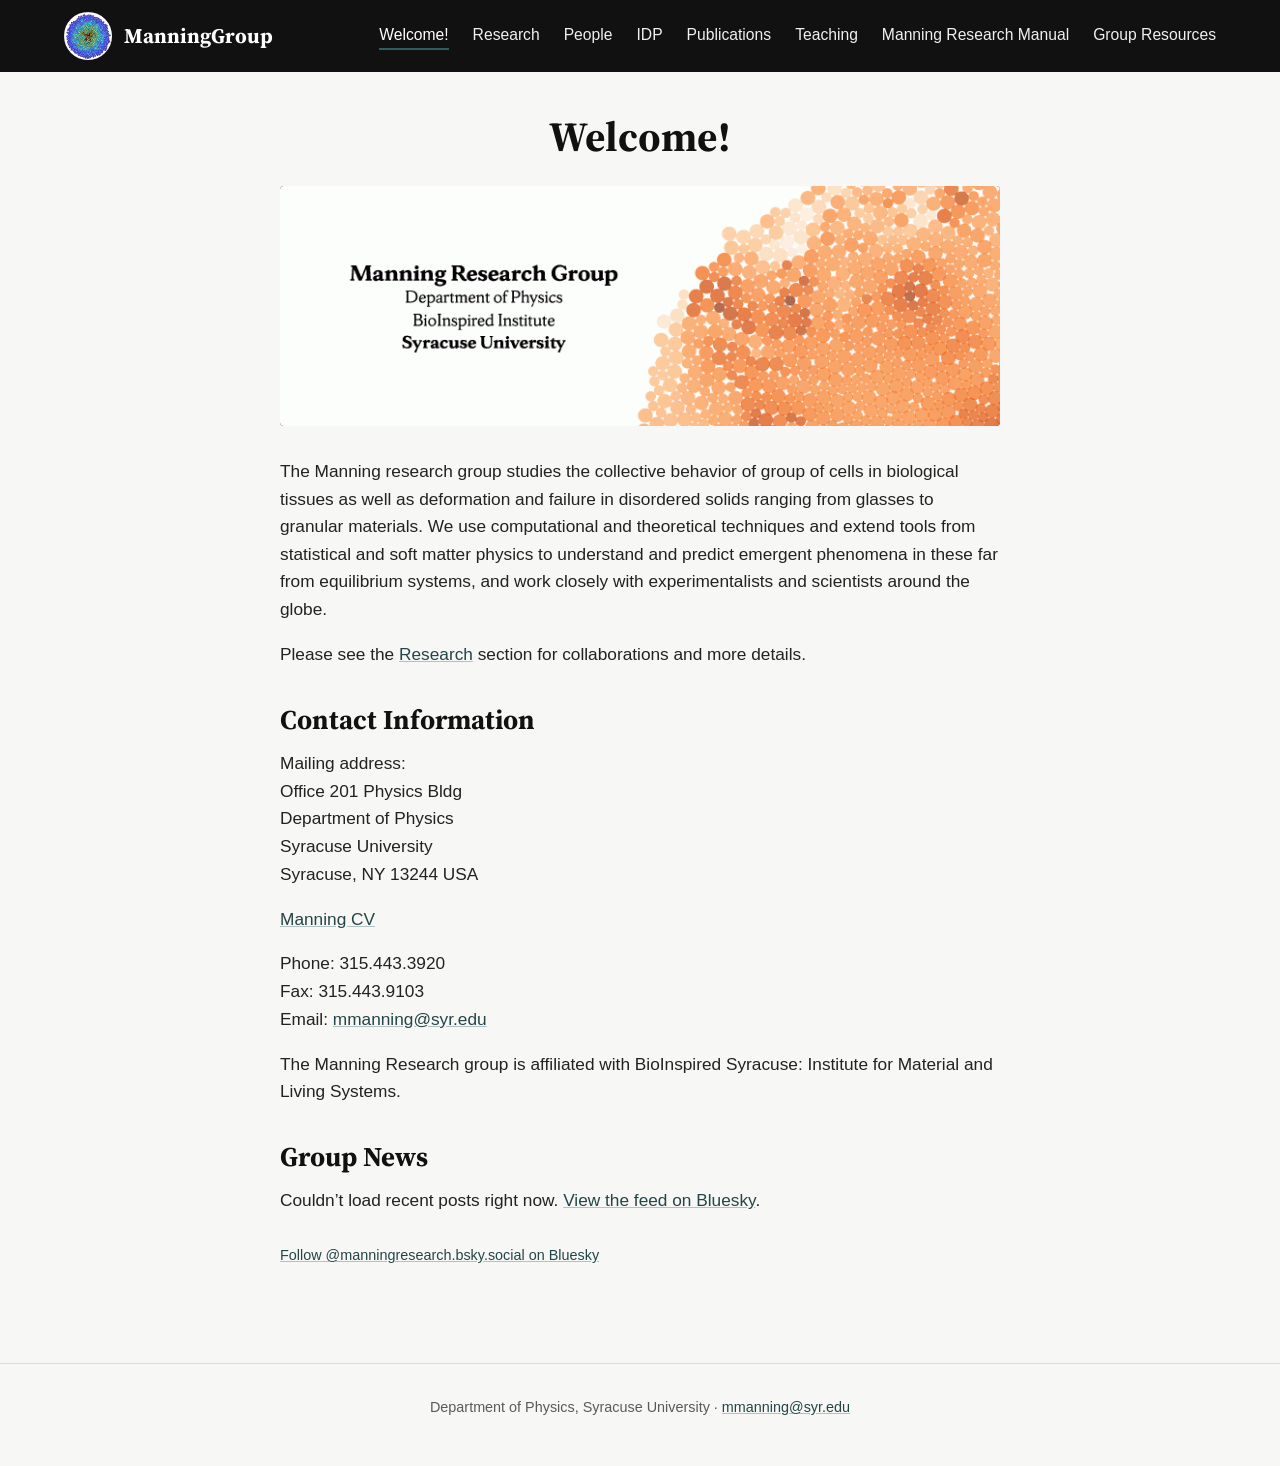
<file: index.html>
<!DOCTYPE html>
<html lang="en">
<head>
<meta charset="UTF-8">
<meta name="viewport" content="width=device-width, initial-scale=1.0">
<link rel="icon" type="image/png" sizes="32x32" href="assets/img/favicon-32.png">
<link rel="icon" type="image/png" sizes="16x16" href="assets/img/favicon-16.png">
<link rel="icon" type="image/png" sizes="192x192" href="assets/img/favicon-192.png">
<link rel="apple-touch-icon" href="assets/img/apple-touch-icon.png">
<link rel="shortcut icon" href="favicon.ico">
<title>ManningGroup &ndash; Department of Physics, Syracuse University</title>
<link rel="stylesheet" href="assets/css/style.css">
</head>
<body data-page="index.html">

<main>
  <h1 class="page-title">Welcome!</h1>

  <div class="hero-carousel" id="hero-carousel">
    <img class="hero-slide active" src="assets/img/banners/header-1.gif" alt="Manning Research Group banner">
    <img class="hero-slide align-left" src="assets/img/banners/header-epithelia.gif" alt="Manning Research Group banner: epithelial cell imaging and Voronoi model">
    <img class="hero-slide" src="assets/img/banners/header-bo.gif" alt="Manning Research Group banner: cell network and boundary dynamics">
    <img class="hero-slide align-left" src="assets/img/banners/header-kv.gif" alt="Manning Research Group banner: 3D tissue simulation with flow lines">
  </div>

  <div class="lede">
    <p>The Manning research group studies the collective behavior of group of cells in biological tissues as well as deformation and failure in disordered solids ranging from glasses to granular materials. We use computational and theoretical techniques and extend tools from statistical and soft matter physics to understand and predict emergent phenomena in these far from equilibrium systems, and work closely with experimentalists and scientists around the globe.</p>

    <p>Please see the <a href="research.html">Research</a> section for collaborations and more details.</p>

    <h2>Contact Information</h2>
    <p>
      Mailing address:<br>
      Office 201 Physics Bldg<br>
      Department of Physics<br>
      Syracuse University<br>
      Syracuse, NY 13244 USA
    </p>
    <p><a href="cv.html">Manning CV</a></p>
    <p>
      Phone: 315.443.3920<br>
      Fax: 315.443.9103<br>
      Email: <a href="mailto:mmanning@syr.edu">mmanning@syr.edu</a>
    </p>
    <p>The Manning Research group is affiliated with BioInspired Syracuse: Institute for Material and Living Systems.</p>

    <h2>Group News</h2>
    <div id="bluesky-feed" class="bluesky-feed">
      <p class="bluesky-loading">Loading recent posts&hellip;</p>
    </div>
    <p class="bluesky-follow"><a href="https://bsky.app/profile/manningresearch.bsky.social" target="_blank" rel="noopener">Follow @manningresearch.bsky.social on Bluesky</a></p>
  </div>
</main>

<script src="assets/js/site.js"></script>
<script src="assets/js/hero-carousel.js"></script>
<script src="assets/js/bluesky-feed.js"></script>
</body>
</html>
</file>
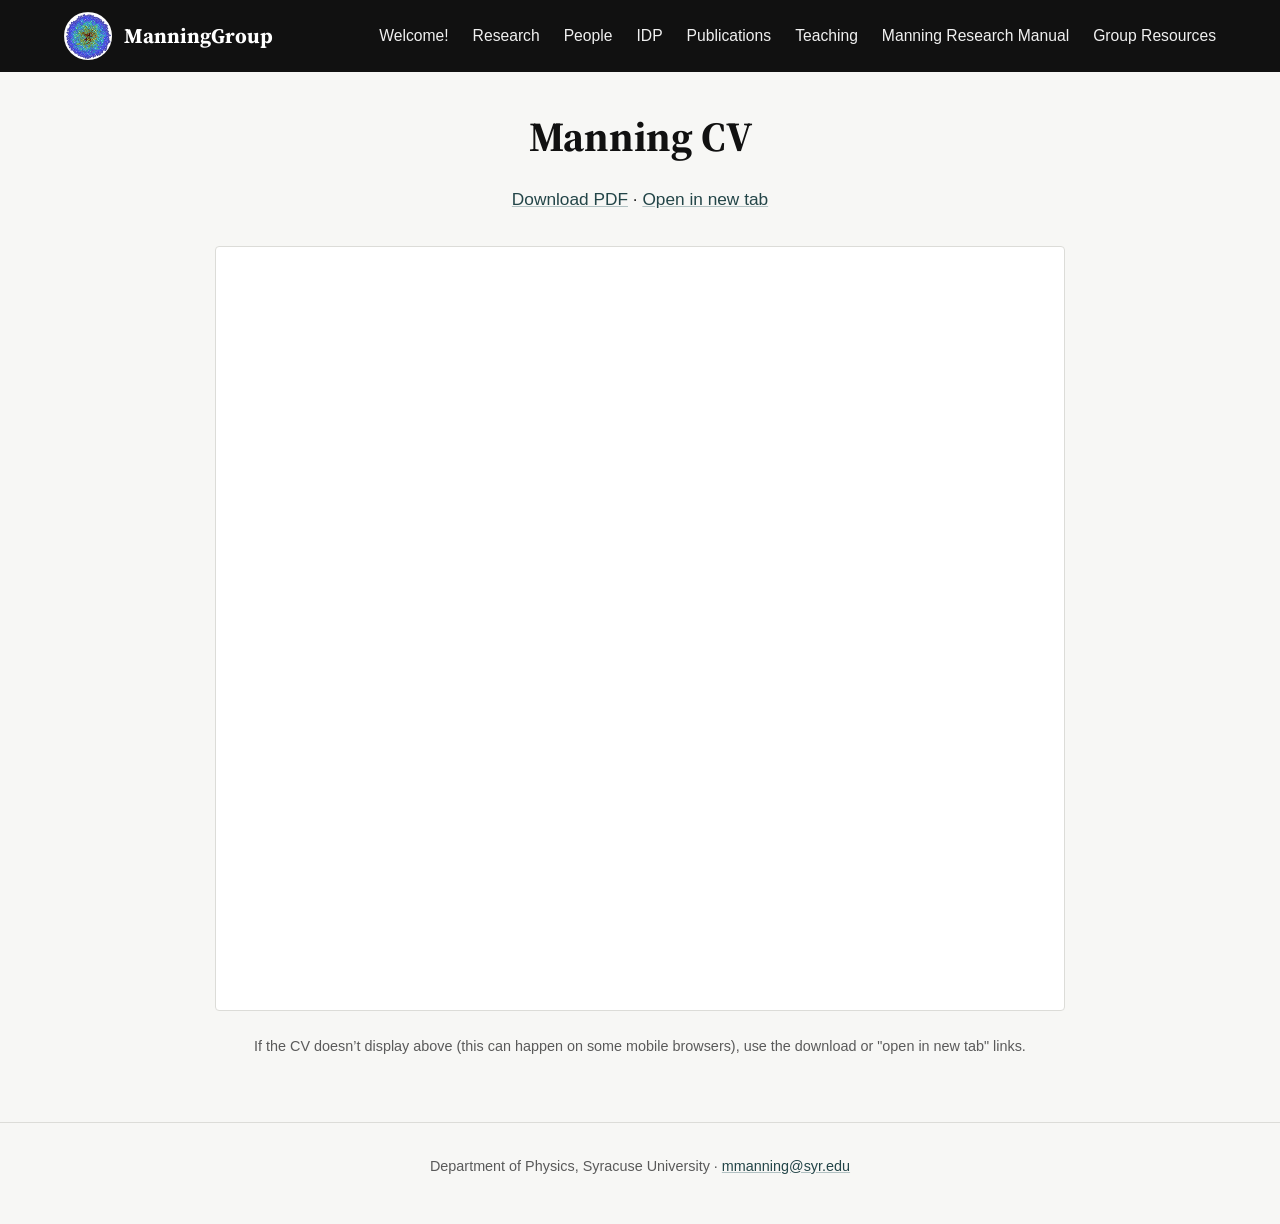
<file: cv.html>
<!DOCTYPE html>
<html lang="en">
<head>
<meta charset="UTF-8">
<meta name="viewport" content="width=device-width, initial-scale=1.0">
<link rel="icon" type="image/png" sizes="32x32" href="assets/img/favicon-32.png">
<link rel="icon" type="image/png" sizes="16x16" href="assets/img/favicon-16.png">
<link rel="icon" type="image/png" sizes="192x192" href="assets/img/favicon-192.png">
<link rel="apple-touch-icon" href="assets/img/apple-touch-icon.png">
<link rel="shortcut icon" href="favicon.ico">
<title>Manning CV &ndash; ManningGroup</title>
<link rel="stylesheet" href="assets/css/style.css">
</head>
<body data-page="cv.html">

<main>
  <h1 class="page-title">Manning CV</h1>

  <p class="lede intro-center">
    <a href="assets/pdf/manning-cv.pdf" download>Download PDF</a>
    &middot;
    <a href="assets/pdf/manning-cv.pdf" target="_blank" rel="noopener">Open in new tab</a>
  </p>

  <div class="pdf-viewer-wrap">
    <iframe class="pdf-viewer" src="assets/pdf/manning-cv.pdf" title="M. Lisa Manning CV"></iframe>
  </div>

  <p class="pdf-fallback-note">If the CV doesn&rsquo;t display above (this can happen on some mobile browsers), use the download or "open in new tab" links.</p>
</main>

<script src="assets/js/site.js"></script>
</body>
</html>
</file>
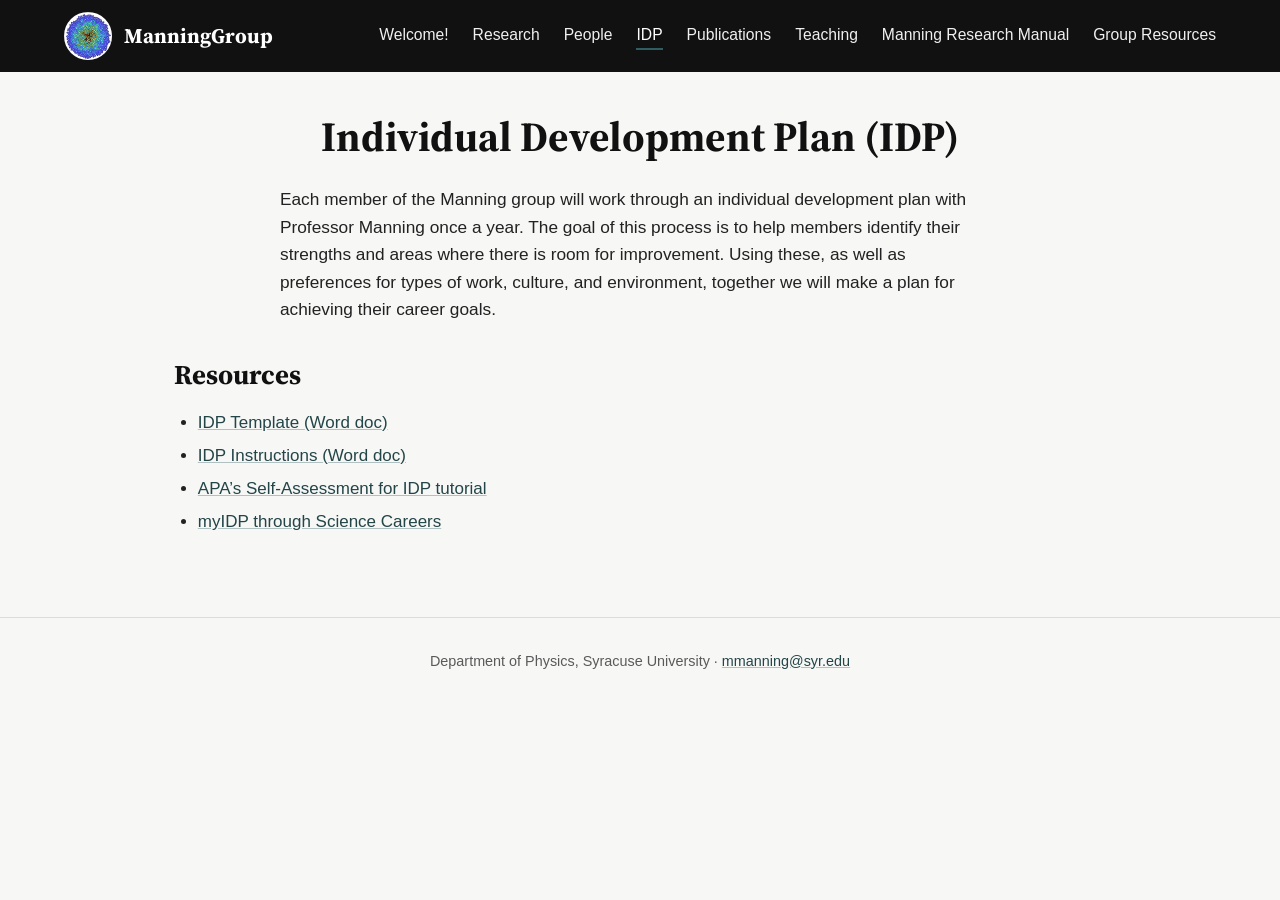
<file: idp.html>
<!DOCTYPE html>
<html lang="en">
<head>
<meta charset="UTF-8">
<meta name="viewport" content="width=device-width, initial-scale=1.0">
<link rel="icon" type="image/png" sizes="32x32" href="assets/img/favicon-32.png">
<link rel="icon" type="image/png" sizes="16x16" href="assets/img/favicon-16.png">
<link rel="icon" type="image/png" sizes="192x192" href="assets/img/favicon-192.png">
<link rel="apple-touch-icon" href="assets/img/apple-touch-icon.png">
<link rel="shortcut icon" href="favicon.ico">
<title>Individual Development Plan &ndash; ManningGroup</title>
<link rel="stylesheet" href="assets/css/style.css">
</head>
<body data-page="idp.html">

<main>
  <h1 class="page-title">Individual Development Plan (IDP)</h1>

  <p class="lede">Each member of the Manning group will work through an individual development plan with Professor Manning once a year. The goal of this process is to help members identify their strengths and areas where there is room for improvement. Using these, as well as preferences for types of work, culture, and environment, together we will make a plan for achieving their career goals.</p>

  <h2>Resources</h2>
  <ul class="plain-list">
    <li><a href="assets/docs/Manning_IDP_Template_2026.docx" download>IDP Template (Word doc)</a></li>
    <li><a href="assets/docs/Manning_Group_IDP_instructions_2026.docx" download>IDP Instructions (Word doc)</a></li>
    <li><a href="https://www.youtube.com/watch?v=adWOBVInNZA" target="_blank" rel="noopener">APA&rsquo;s Self-Assessment for IDP tutorial</a></li>
    <li><a href="https://myidp.sciencecareers.org/" target="_blank" rel="noopener">myIDP through Science Careers</a></li>
  </ul>
</main>

<script src="assets/js/site.js"></script>
</body>
</html>
</file>
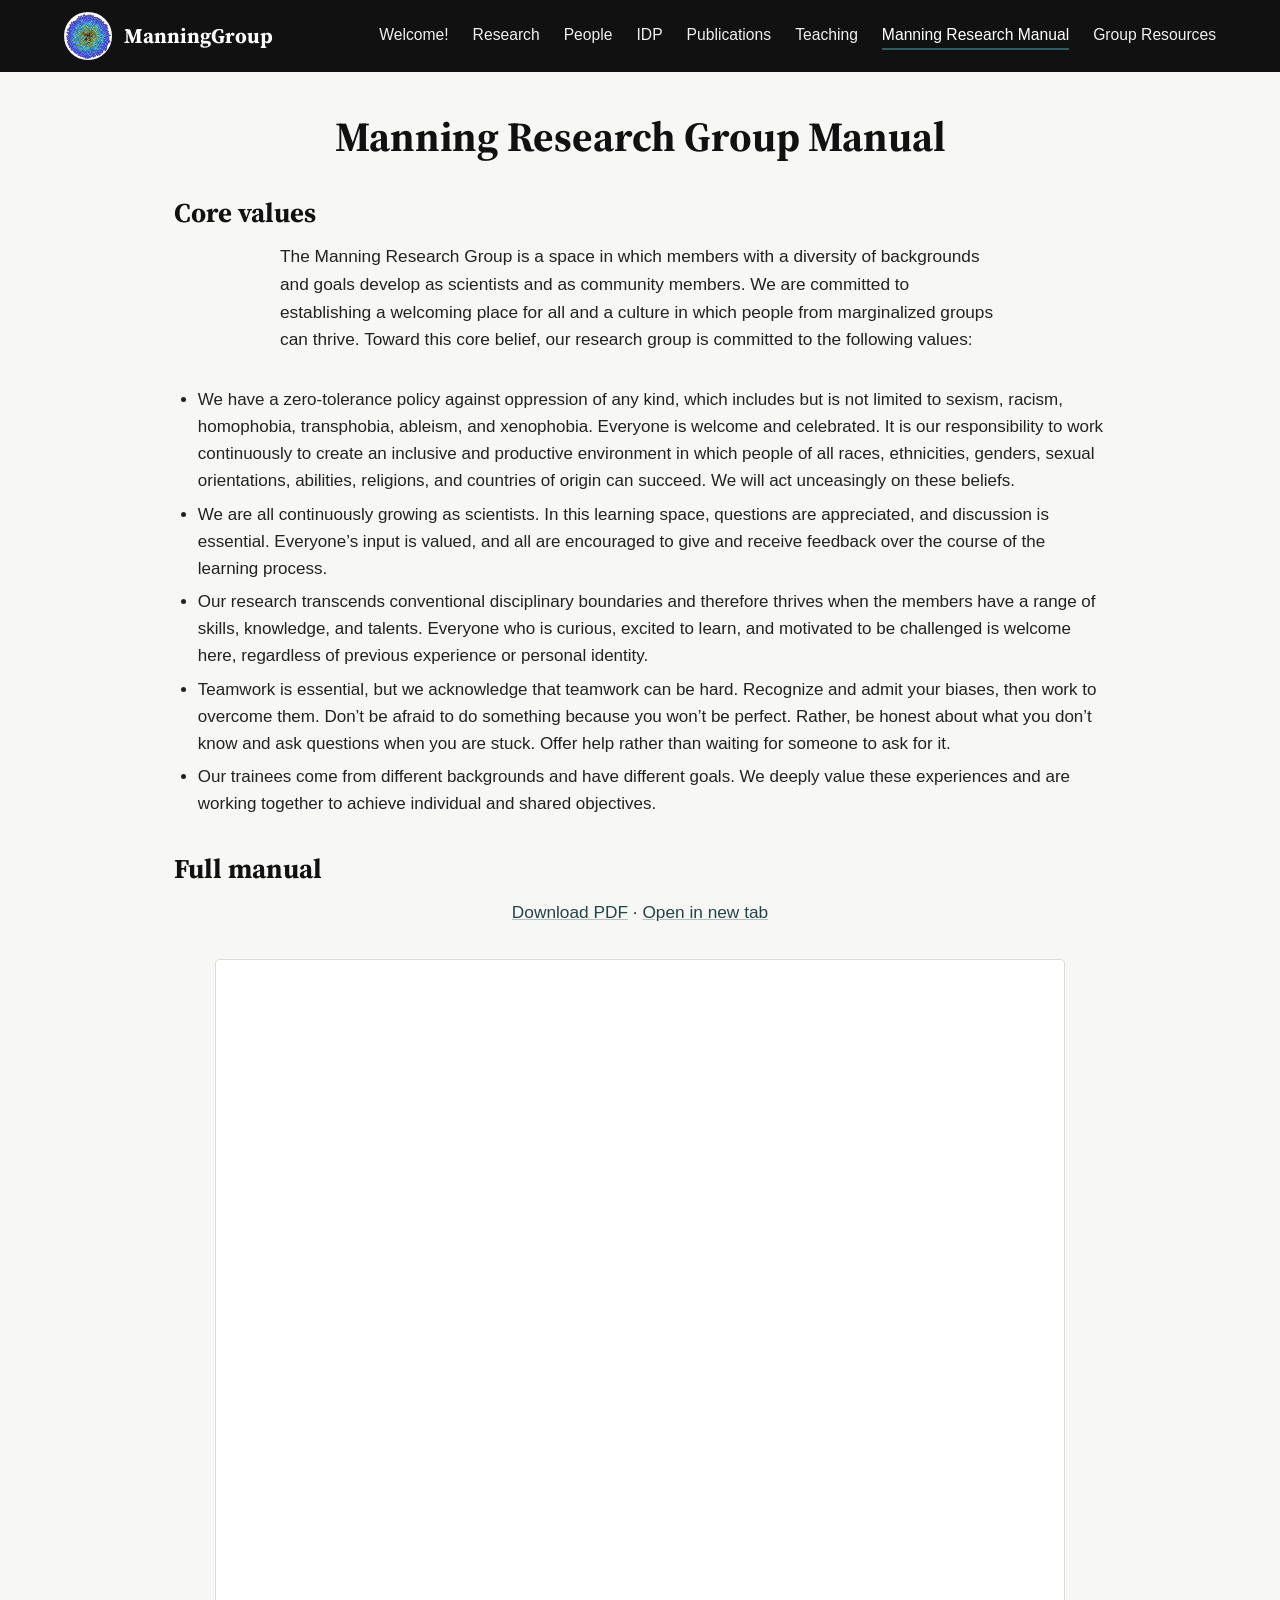
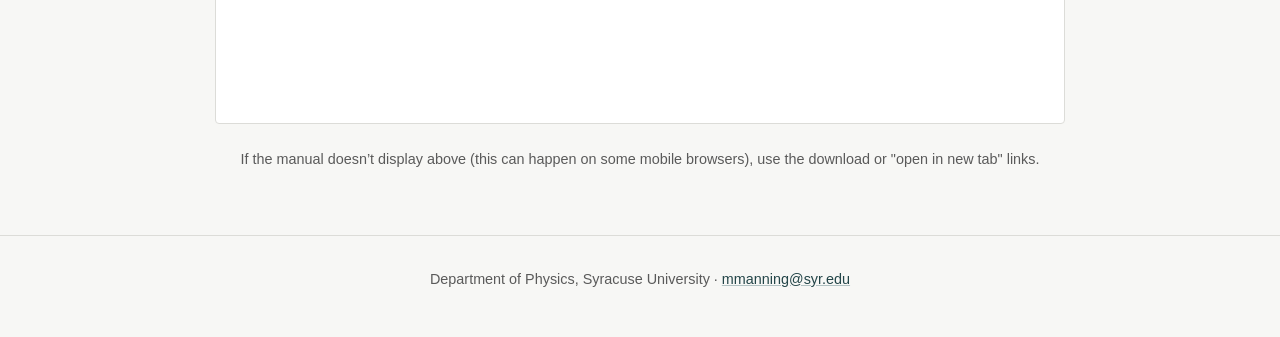
<file: manual.html>
<!DOCTYPE html>
<html lang="en">
<head>
<meta charset="UTF-8">
<meta name="viewport" content="width=device-width, initial-scale=1.0">
<link rel="icon" type="image/png" sizes="32x32" href="assets/img/favicon-32.png">
<link rel="icon" type="image/png" sizes="16x16" href="assets/img/favicon-16.png">
<link rel="icon" type="image/png" sizes="192x192" href="assets/img/favicon-192.png">
<link rel="apple-touch-icon" href="assets/img/apple-touch-icon.png">
<link rel="shortcut icon" href="favicon.ico">
<title>Manning Research Group Manual &ndash; ManningGroup</title>
<link rel="stylesheet" href="assets/css/style.css">
</head>
<body data-page="manual.html">

<main>
  <h1 class="page-title">Manning Research Group Manual</h1>

  <h2>Core values</h2>
  <p class="lede">The Manning Research Group is a space in which members with a diversity of backgrounds and goals develop as scientists and as community members. We are committed to establishing a welcoming place for all and a culture in which people from marginalized groups can thrive. Toward this core belief, our research group is committed to the following values:</p>

  <ul class="plain-list">
    <li>We have a zero-tolerance policy against oppression of any kind, which includes but is not limited to sexism, racism, homophobia, transphobia, ableism, and xenophobia. Everyone is welcome and celebrated. It is our responsibility to work continuously to create an inclusive and productive environment in which people of all races, ethnicities, genders, sexual orientations, abilities, religions, and countries of origin can succeed. We will act unceasingly on these beliefs.</li>
    <li>We are all continuously growing as scientists. In this learning space, questions are appreciated, and discussion is essential. Everyone&rsquo;s input is valued, and all are encouraged to give and receive feedback over the course of the learning process.</li>
    <li>Our research transcends conventional disciplinary boundaries and therefore thrives when the members have a range of skills, knowledge, and talents. Everyone who is curious, excited to learn, and motivated to be challenged is welcome here, regardless of previous experience or personal identity.</li>
    <li>Teamwork is essential, but we acknowledge that teamwork can be hard. Recognize and admit your biases, then work to overcome them. Don&rsquo;t be afraid to do something because you won&rsquo;t be perfect. Rather, be honest about what you don&rsquo;t know and ask questions when you are stuck. Offer help rather than waiting for someone to ask for it.</li>
    <li>Our trainees come from different backgrounds and have different goals. We deeply value these experiences and are working together to achieve individual and shared objectives.</li>
  </ul>

  <h2>Full manual</h2>
  <p class="lede intro-center">
    <a href="assets/pdf/manning-research-manual.pdf" download>Download PDF</a>
    &middot;
    <a href="assets/pdf/manning-research-manual.pdf" target="_blank" rel="noopener">Open in new tab</a>
  </p>

  <div class="pdf-viewer-wrap">
    <iframe class="pdf-viewer" src="assets/pdf/manning-research-manual.pdf" title="Manning Research Group Manual"></iframe>
  </div>

  <p class="pdf-fallback-note">If the manual doesn&rsquo;t display above (this can happen on some mobile browsers), use the download or "open in new tab" links.</p>
</main>

<script src="assets/js/site.js"></script>
</body>
</html>
</file>
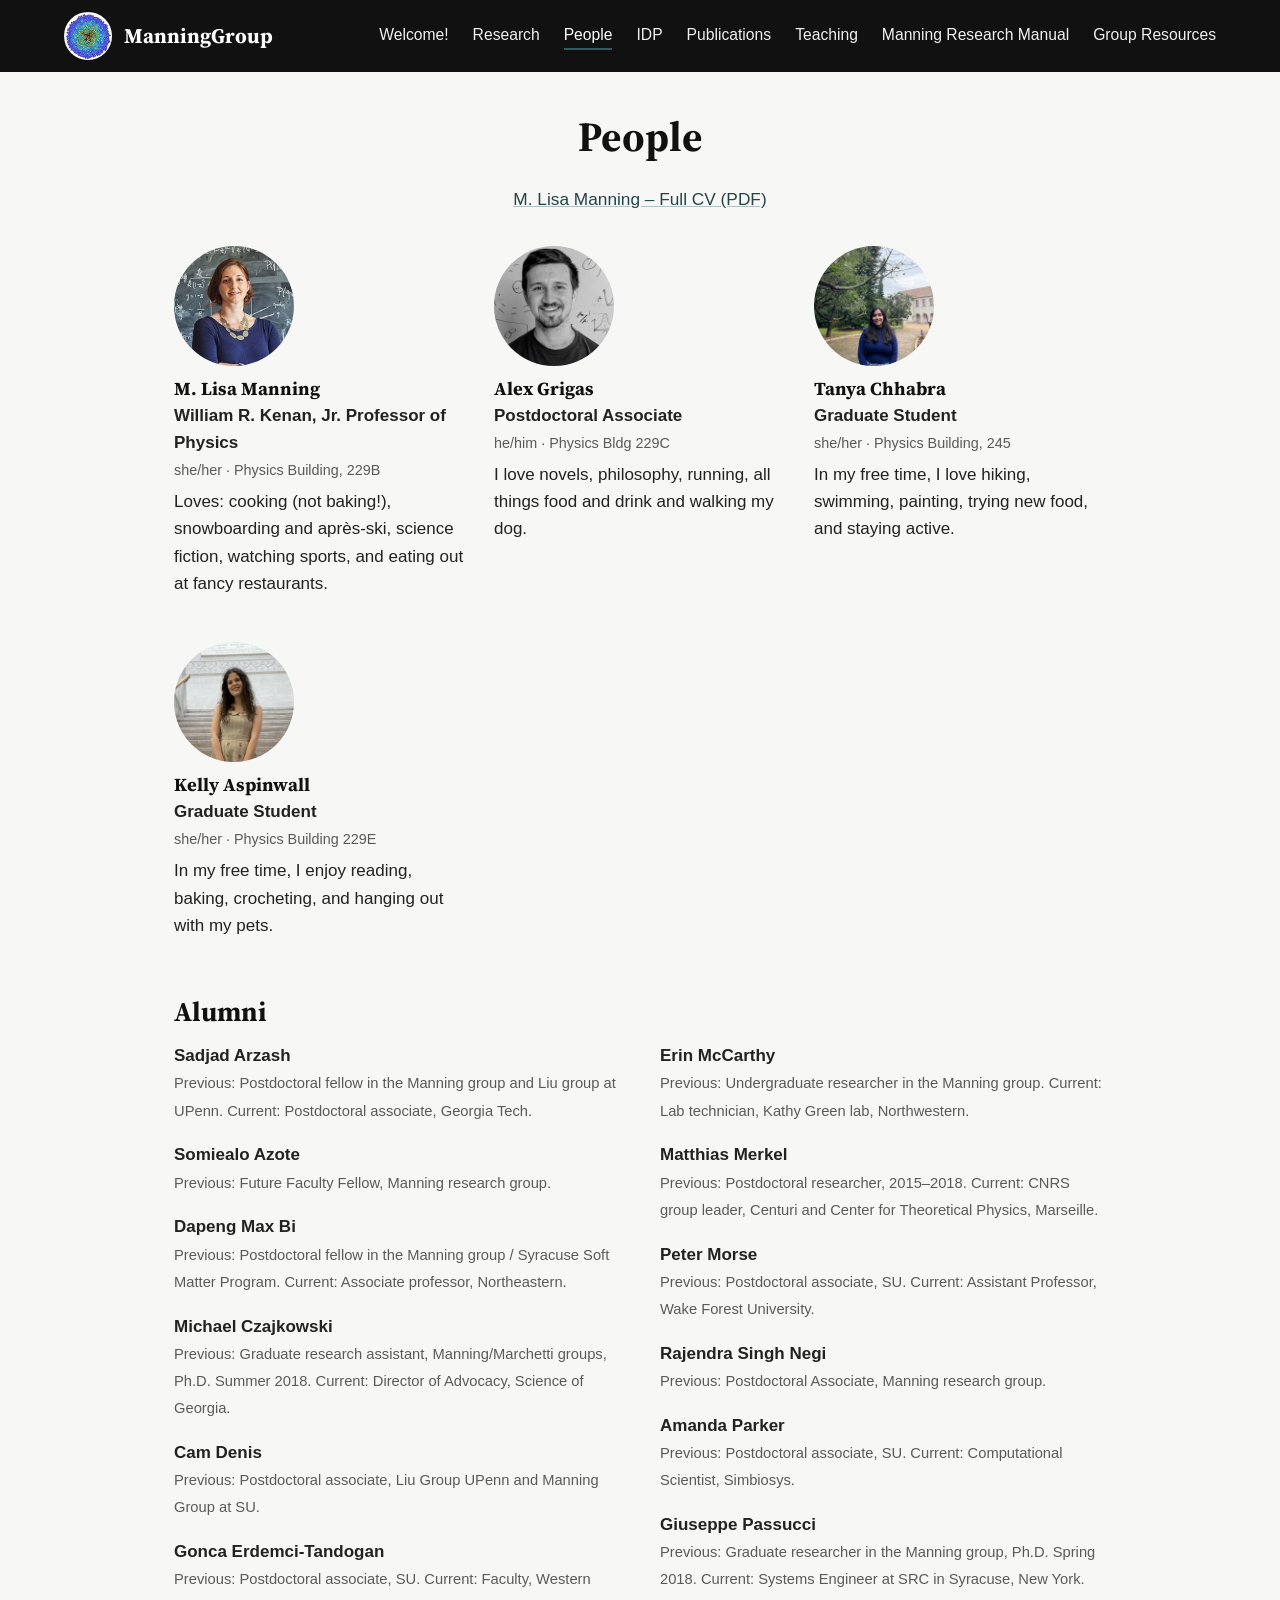
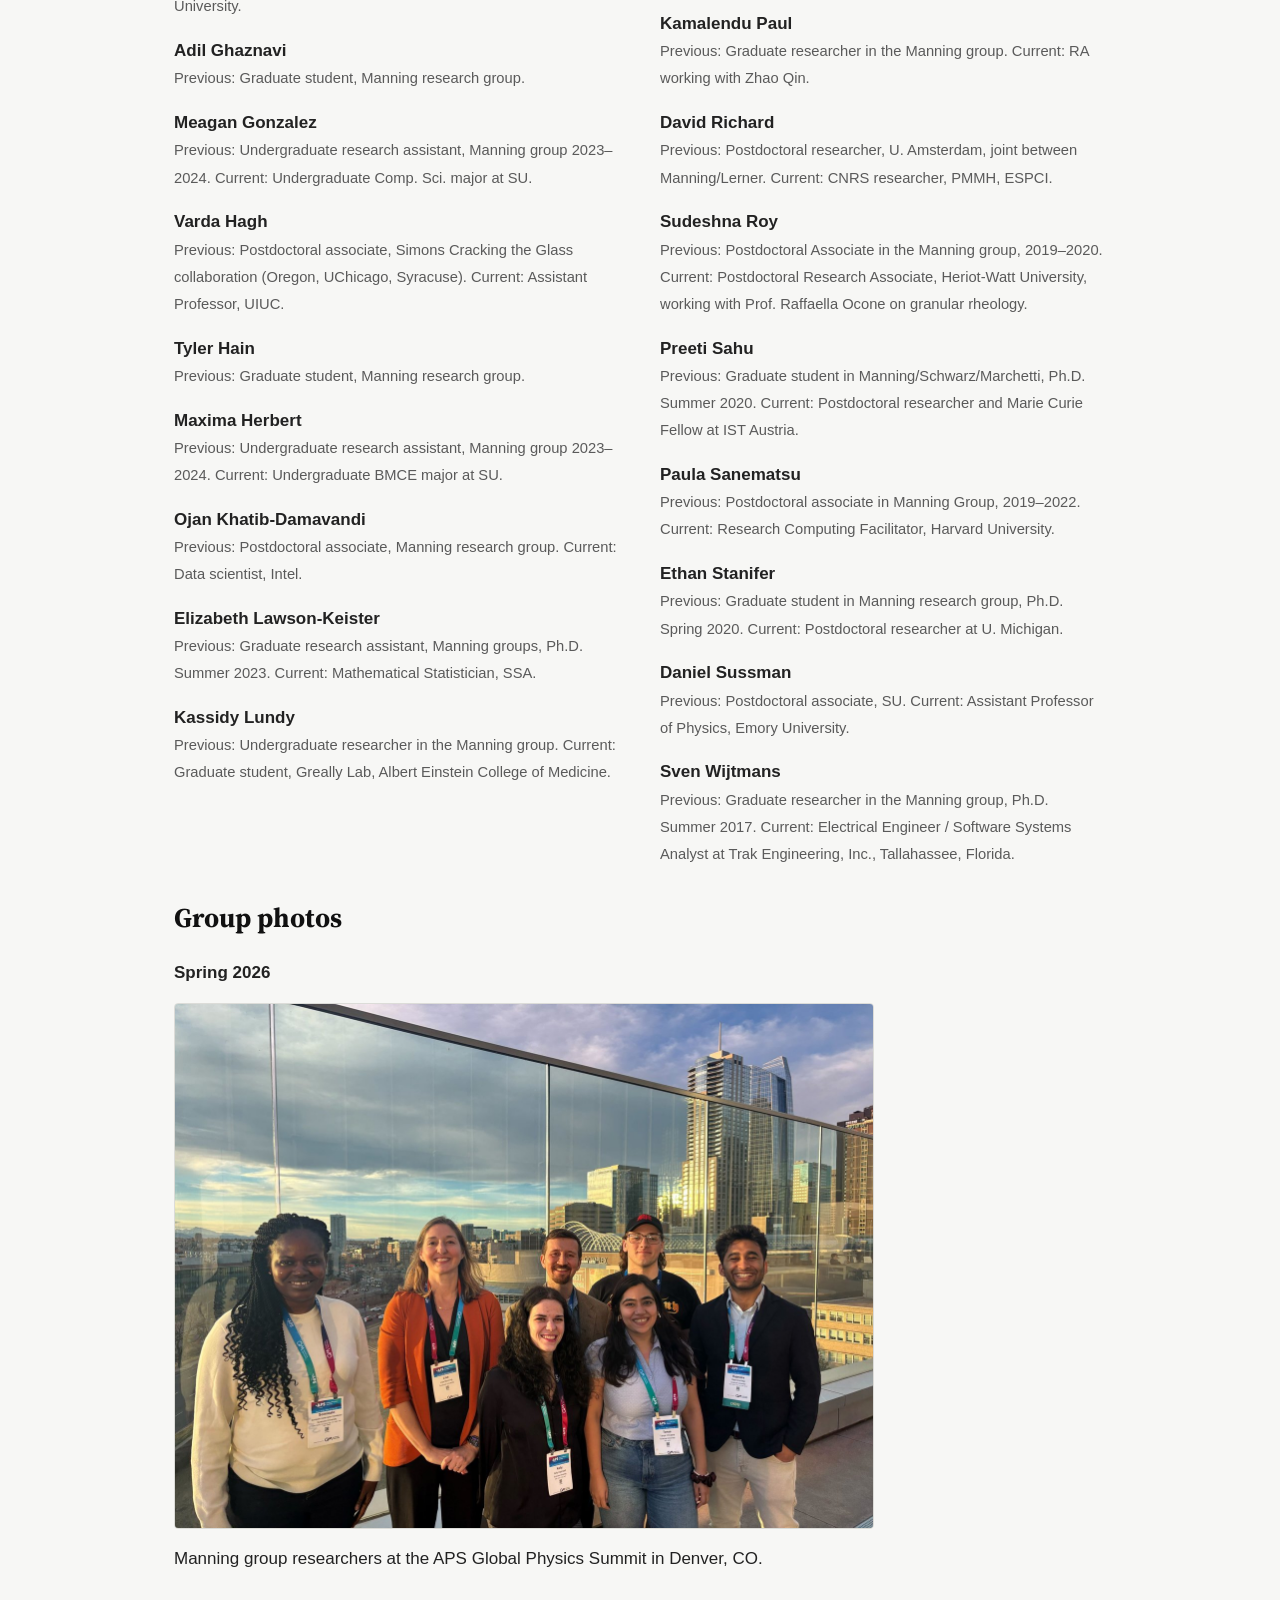
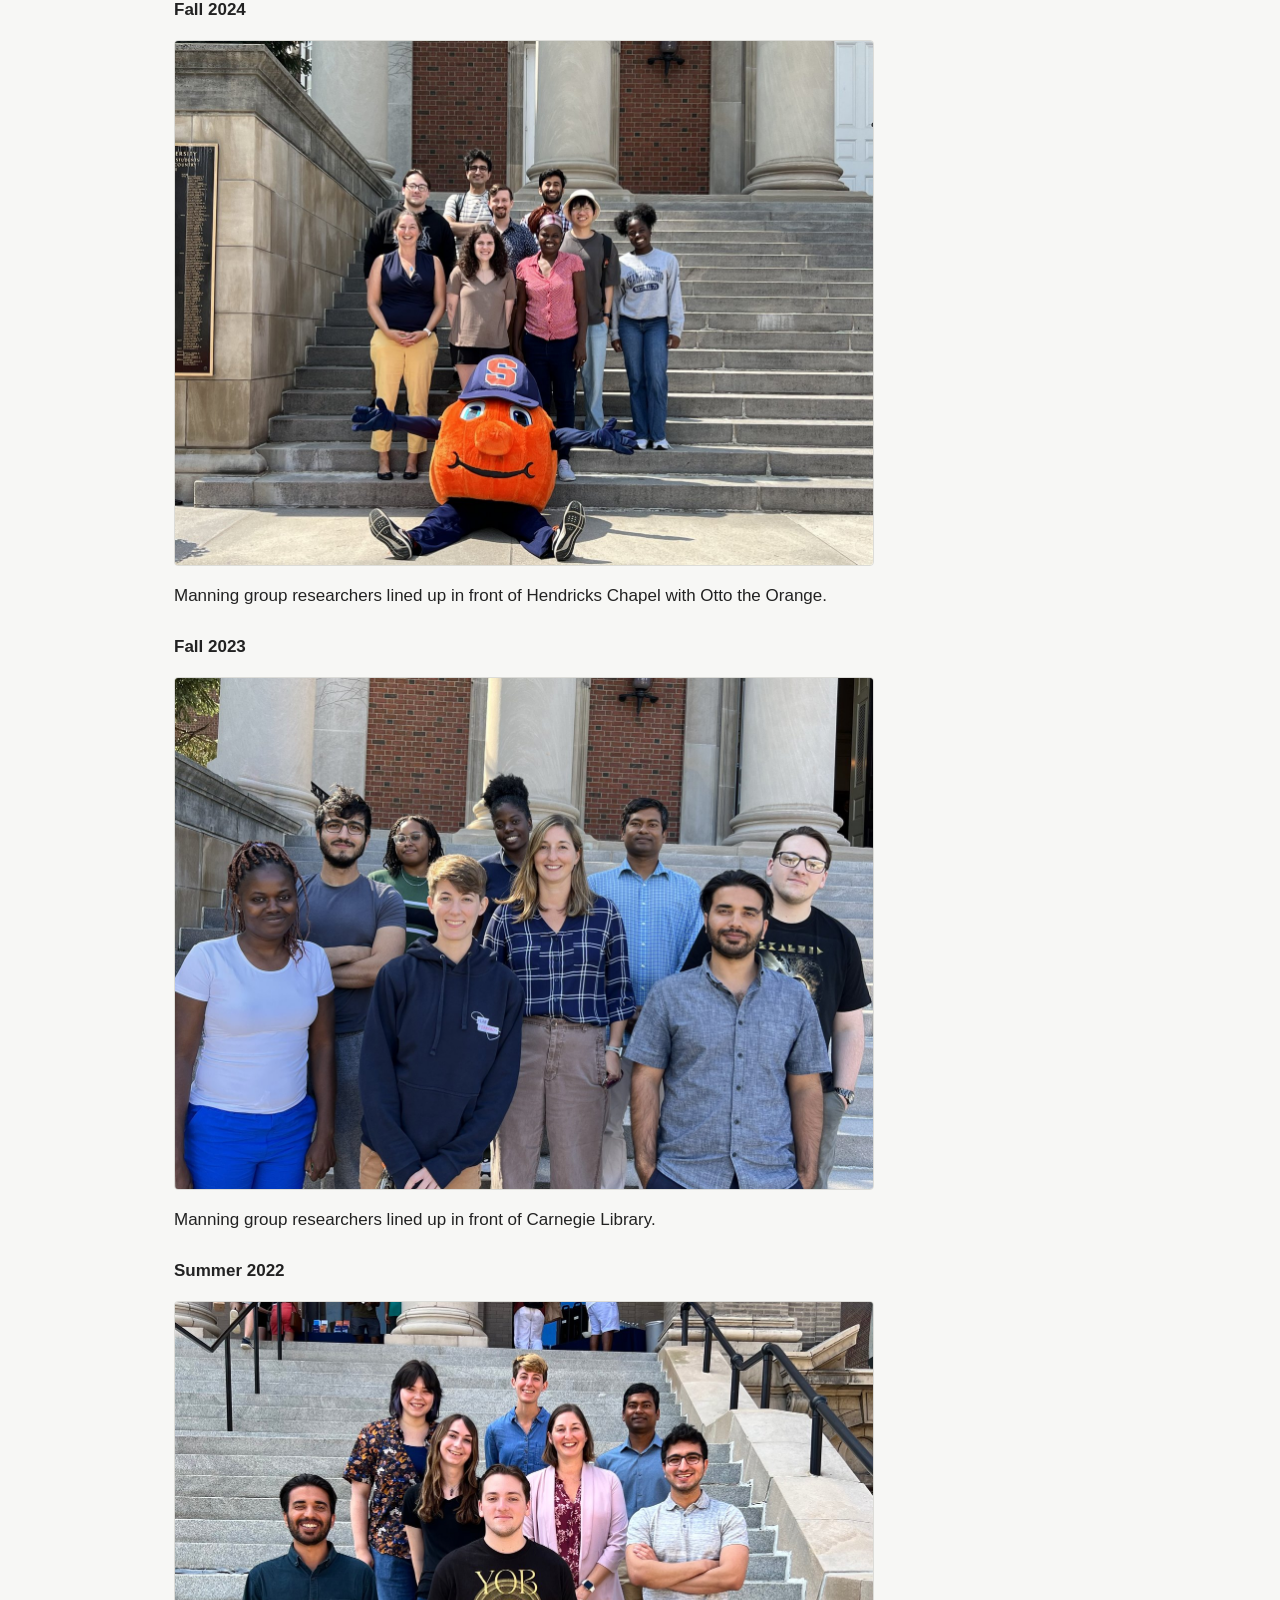
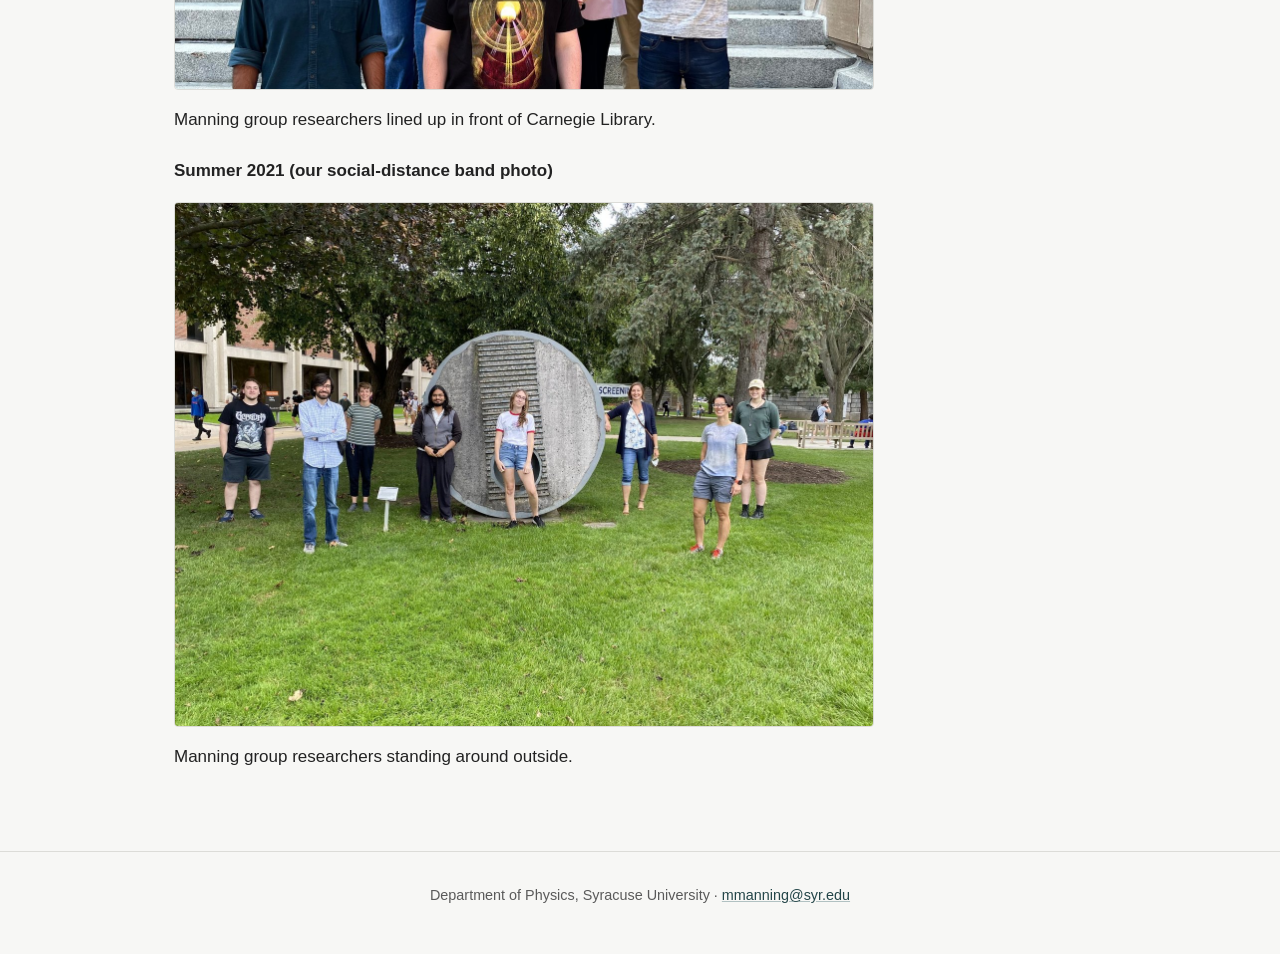
<file: people.html>
<!DOCTYPE html>
<html lang="en">
<head>
<meta charset="UTF-8">
<meta name="viewport" content="width=device-width, initial-scale=1.0">
<link rel="icon" type="image/png" sizes="32x32" href="assets/img/favicon-32.png">
<link rel="icon" type="image/png" sizes="16x16" href="assets/img/favicon-16.png">
<link rel="icon" type="image/png" sizes="192x192" href="assets/img/favicon-192.png">
<link rel="apple-touch-icon" href="assets/img/apple-touch-icon.png">
<link rel="shortcut icon" href="favicon.ico">
<title>People &ndash; ManningGroup</title>
<link rel="stylesheet" href="assets/css/style.css">
</head>
<body data-page="people.html">

<main>
  <h1 class="page-title">People</h1>
  <p class="lede intro-center"><a href="cv.html">M. Lisa Manning &ndash; Full CV (PDF)</a></p>

  <div class="people-grid">
    <div class="person-card">
      <img class="person-photo" src="assets/img/people/manning.jpg" alt="M. Lisa Manning">
      <h3>M. Lisa Manning</h3>
      <p class="person-role">William R. Kenan, Jr. Professor of Physics</p>
      <p class="person-meta">she/her &middot; Physics Building, 229B</p>
      <p>Loves: cooking (not baking!), snowboarding and apr&egrave;s-ski, science fiction, watching sports, and eating out at fancy restaurants.</p>
    </div>

    <div class="person-card">
      <img class="person-photo" src="assets/img/people/grigas.jpg" alt="Alex Grigas">
      <h3>Alex Grigas</h3>
      <p class="person-role">Postdoctoral Associate</p>
      <p class="person-meta">he/him &middot; Physics Bldg 229C</p>
      <p>I love novels, philosophy, running, all things food and drink and walking my dog.</p>
    </div>

    <div class="person-card">
      <img class="person-photo" src="assets/img/people/chhabra.jpg" alt="Tanya Chhabra">
      <h3>Tanya Chhabra</h3>
      <p class="person-role">Graduate Student</p>
      <p class="person-meta">she/her &middot; Physics Building, 245</p>
      <p>In my free time, I love hiking, swimming, painting, trying new food, and staying active.</p>
    </div>

    <div class="person-card">
      <img class="person-photo" src="assets/img/people/aspinwall.jpg" alt="Kelly Aspinwall">
      <h3>Kelly Aspinwall</h3>
      <p class="person-role">Graduate Student</p>
      <p class="person-meta">she/her &middot; Physics Building 229E</p>
      <p>In my free time, I enjoy reading, baking, crocheting, and hanging out with my pets.</p>
    </div>
  </div>

  <h2>Alumni</h2>
  <div class="alumni-list">
    <div class="alumnus"><span class="name">Sadjad Arzash</span><br><span class="meta">Previous: Postdoctoral fellow in the Manning group and Liu group at UPenn. Current: Postdoctoral associate, Georgia Tech.</span></div>
    <div class="alumnus"><span class="name">Somiealo Azote</span><br><span class="meta">Previous: Future Faculty Fellow, Manning research group.</span></div>
    <div class="alumnus"><span class="name">Dapeng Max Bi</span><br><span class="meta">Previous: Postdoctoral fellow in the Manning group / Syracuse Soft Matter Program. Current: Associate professor, Northeastern.</span></div>
    <div class="alumnus"><span class="name">Michael Czajkowski</span><br><span class="meta">Previous: Graduate research assistant, Manning/Marchetti groups, Ph.D. Summer 2018. Current: Director of Advocacy, Science of Georgia.</span></div>
    <div class="alumnus"><span class="name">Cam Denis</span><br><span class="meta">Previous: Postdoctoral associate, Liu Group UPenn and Manning Group at SU.</span></div>
    <div class="alumnus"><span class="name">Gonca Erdemci-Tandogan</span><br><span class="meta">Previous: Postdoctoral associate, SU. Current: Faculty, Western University.</span></div>
    <div class="alumnus"><span class="name">Adil Ghaznavi</span><br><span class="meta">Previous: Graduate student, Manning research group.</span></div>
    <div class="alumnus"><span class="name">Meagan Gonzalez</span><br><span class="meta">Previous: Undergraduate research assistant, Manning group 2023&ndash;2024. Current: Undergraduate Comp. Sci. major at SU.</span></div>
    <div class="alumnus"><span class="name">Varda Hagh</span><br><span class="meta">Previous: Postdoctoral associate, Simons Cracking the Glass collaboration (Oregon, UChicago, Syracuse). Current: Assistant Professor, UIUC.</span></div>
    <div class="alumnus"><span class="name">Tyler Hain</span><br><span class="meta">Previous: Graduate student, Manning research group.</span></div>
    <div class="alumnus"><span class="name">Maxima Herbert</span><br><span class="meta">Previous: Undergraduate research assistant, Manning group 2023&ndash;2024. Current: Undergraduate BMCE major at SU.</span></div>
    <div class="alumnus"><span class="name">Ojan Khatib-Damavandi</span><br><span class="meta">Previous: Postdoctoral associate, Manning research group. Current: Data scientist, Intel.</span></div>
    <div class="alumnus"><span class="name">Elizabeth Lawson-Keister</span><br><span class="meta">Previous: Graduate research assistant, Manning groups, Ph.D. Summer 2023. Current: Mathematical Statistician, SSA.</span></div>
    <div class="alumnus"><span class="name">Kassidy Lundy</span><br><span class="meta">Previous: Undergraduate researcher in the Manning group. Current: Graduate student, Greally Lab, Albert Einstein College of Medicine.</span></div>
    <div class="alumnus"><span class="name">Erin McCarthy</span><br><span class="meta">Previous: Undergraduate researcher in the Manning group. Current: Lab technician, Kathy Green lab, Northwestern.</span></div>
    <div class="alumnus"><span class="name">Matthias Merkel</span><br><span class="meta">Previous: Postdoctoral researcher, 2015&ndash;2018. Current: CNRS group leader, Centuri and Center for Theoretical Physics, Marseille.</span></div>
    <div class="alumnus"><span class="name">Peter Morse</span><br><span class="meta">Previous: Postdoctoral associate, SU. Current: Assistant Professor, Wake Forest University.</span></div>
    <div class="alumnus"><span class="name">Rajendra Singh Negi</span><br><span class="meta">Previous: Postdoctoral Associate, Manning research group.</span></div>
    <div class="alumnus"><span class="name">Amanda Parker</span><br><span class="meta">Previous: Postdoctoral associate, SU. Current: Computational Scientist, Simbiosys.</span></div>
    <div class="alumnus"><span class="name">Giuseppe Passucci</span><br><span class="meta">Previous: Graduate researcher in the Manning group, Ph.D. Spring 2018. Current: Systems Engineer at SRC in Syracuse, New York.</span></div>
    <div class="alumnus"><span class="name">Kamalendu Paul</span><br><span class="meta">Previous: Graduate researcher in the Manning group. Current: RA working with Zhao Qin.</span></div>
    <div class="alumnus"><span class="name">David Richard</span><br><span class="meta">Previous: Postdoctoral researcher, U. Amsterdam, joint between Manning/Lerner. Current: CNRS researcher, PMMH, ESPCI.</span></div>
    <div class="alumnus"><span class="name">Sudeshna Roy</span><br><span class="meta">Previous: Postdoctoral Associate in the Manning group, 2019&ndash;2020. Current: Postdoctoral Research Associate, Heriot-Watt University, working with Prof. Raffaella Ocone on granular rheology.</span></div>
    <div class="alumnus"><span class="name">Preeti Sahu</span><br><span class="meta">Previous: Graduate student in Manning/Schwarz/Marchetti, Ph.D. Summer 2020. Current: Postdoctoral researcher and Marie Curie Fellow at IST Austria.</span></div>
    <div class="alumnus"><span class="name">Paula Sanematsu</span><br><span class="meta">Previous: Postdoctoral associate in Manning Group, 2019&ndash;2022. Current: Research Computing Facilitator, Harvard University.</span></div>
    <div class="alumnus"><span class="name">Ethan Stanifer</span><br><span class="meta">Previous: Graduate student in Manning research group, Ph.D. Spring 2020. Current: Postdoctoral researcher at U. Michigan.</span></div>
    <div class="alumnus"><span class="name">Daniel Sussman</span><br><span class="meta">Previous: Postdoctoral associate, SU. Current: Assistant Professor of Physics, Emory University.</span></div>
    <div class="alumnus"><span class="name">Sven Wijtmans</span><br><span class="meta">Previous: Graduate researcher in the Manning group, Ph.D. Summer 2017. Current: Electrical Engineer / Software Systems Analyst at Trak Engineering, Inc., Tallahassee, Florida.</span></div>
  </div>

  <h2>Group photos</h2>
  <p class="photo-year">Spring 2026</p>
  <img class="group-photo" src="assets/img/group-photos/2026.jpg" alt="Manning group members at the APS Global Physics Summit in Denver, Spring 2026">
  <p>Manning group researchers at the APS Global Physics Summit in Denver, CO.</p>
  <p class="photo-year">Fall 2024</p>
  <img class="group-photo" src="assets/img/group-photos/2024.jpg" alt="Manning group members on the steps outside Hendricks Chapel with Otto the Orange, Fall 2024">
  <p>Manning group researchers lined up in front of Hendricks Chapel with Otto the Orange.</p>
  <p class="photo-year">Fall 2023</p>
  <img class="group-photo" src="assets/img/group-photos/2023.jpg" alt="Manning group members standing on the steps outside Carnegie Library, Fall 2023">
  <p>Manning group researchers lined up in front of Carnegie Library.</p>
  <p class="photo-year">Summer 2022</p>
  <img class="group-photo" src="assets/img/group-photos/2022.jpg" alt="Manning group members standing on the steps outside Carnegie Library, Summer 2022">
  <p>Manning group researchers lined up in front of Carnegie Library.</p>
  <p class="photo-year">Summer 2021 (our social-distance band photo)</p>
  <img class="group-photo" src="assets/img/group-photos/2021.jpg" alt="Manning group members standing spaced apart on the lawn outside the Physics Building, 2021">
  <p>Manning group researchers standing around outside.</p>
</main>

<script src="assets/js/site.js"></script>
</body>
</html>
</file>
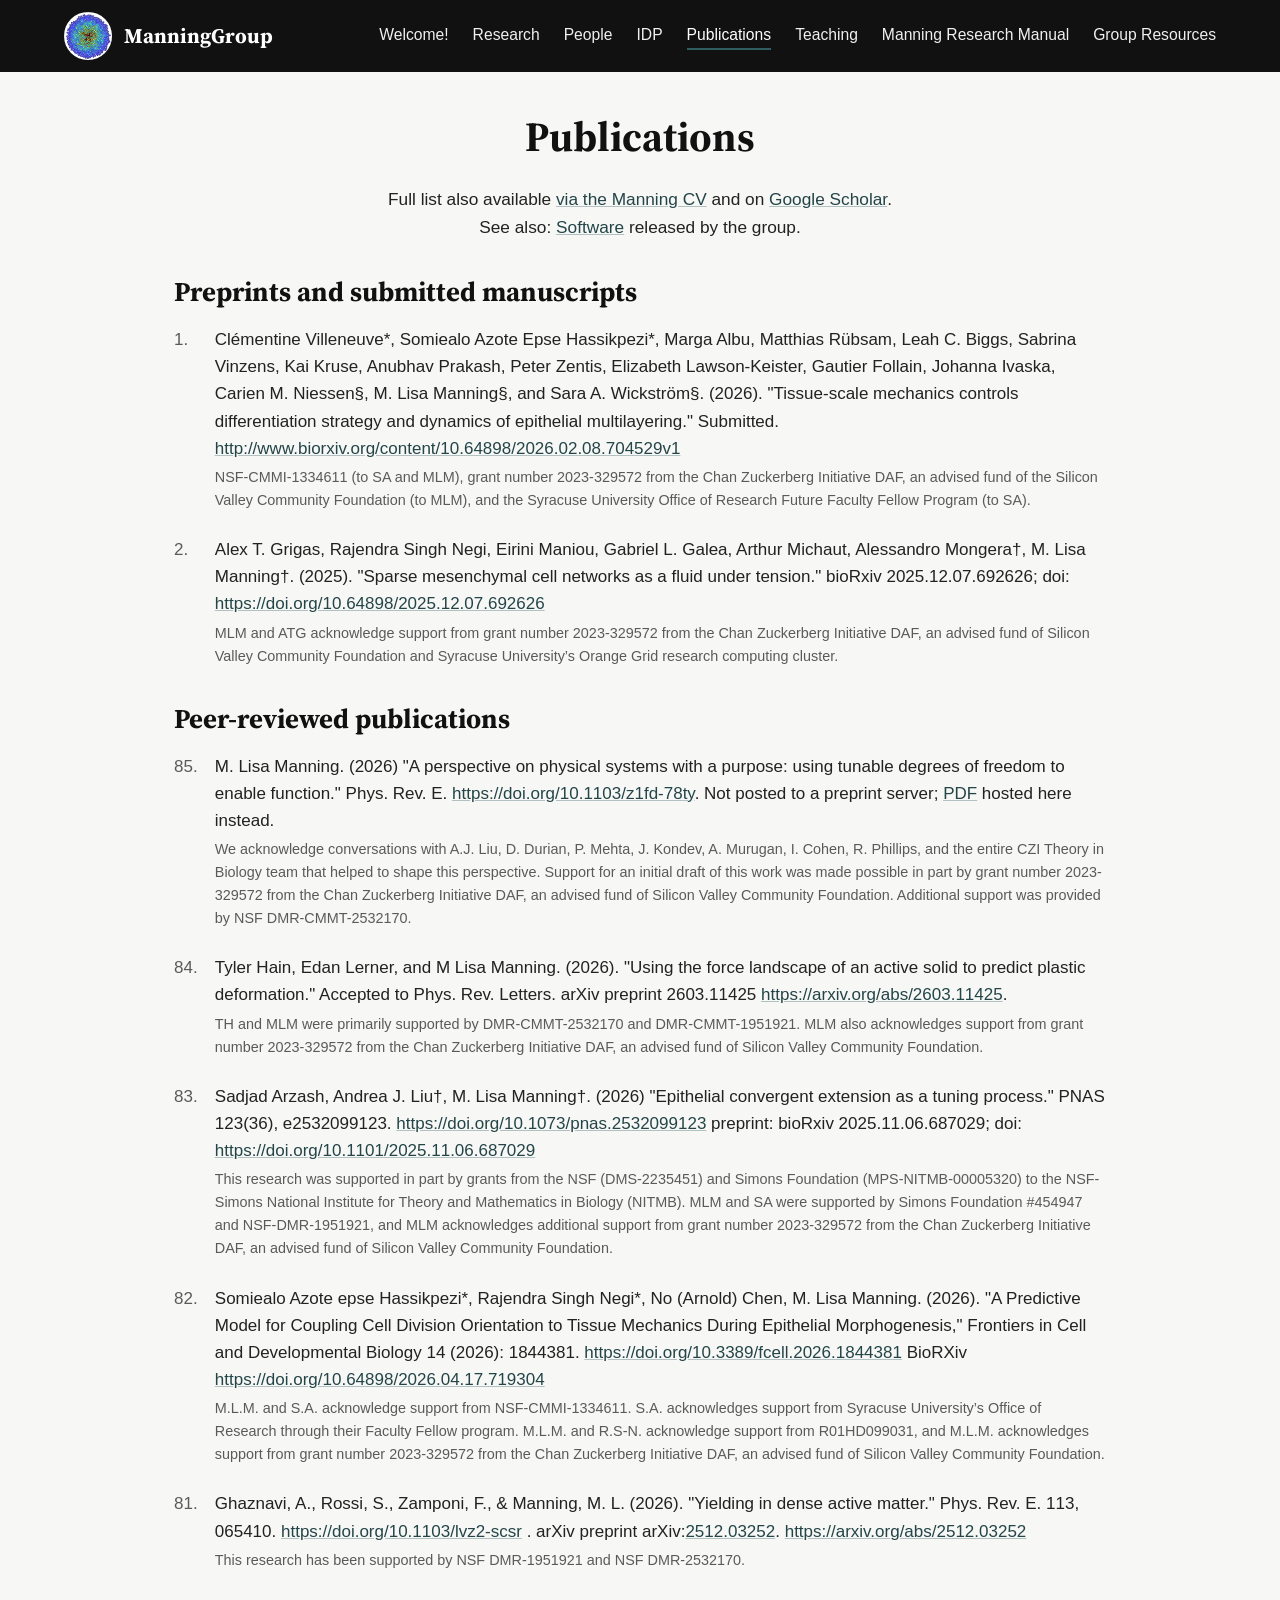
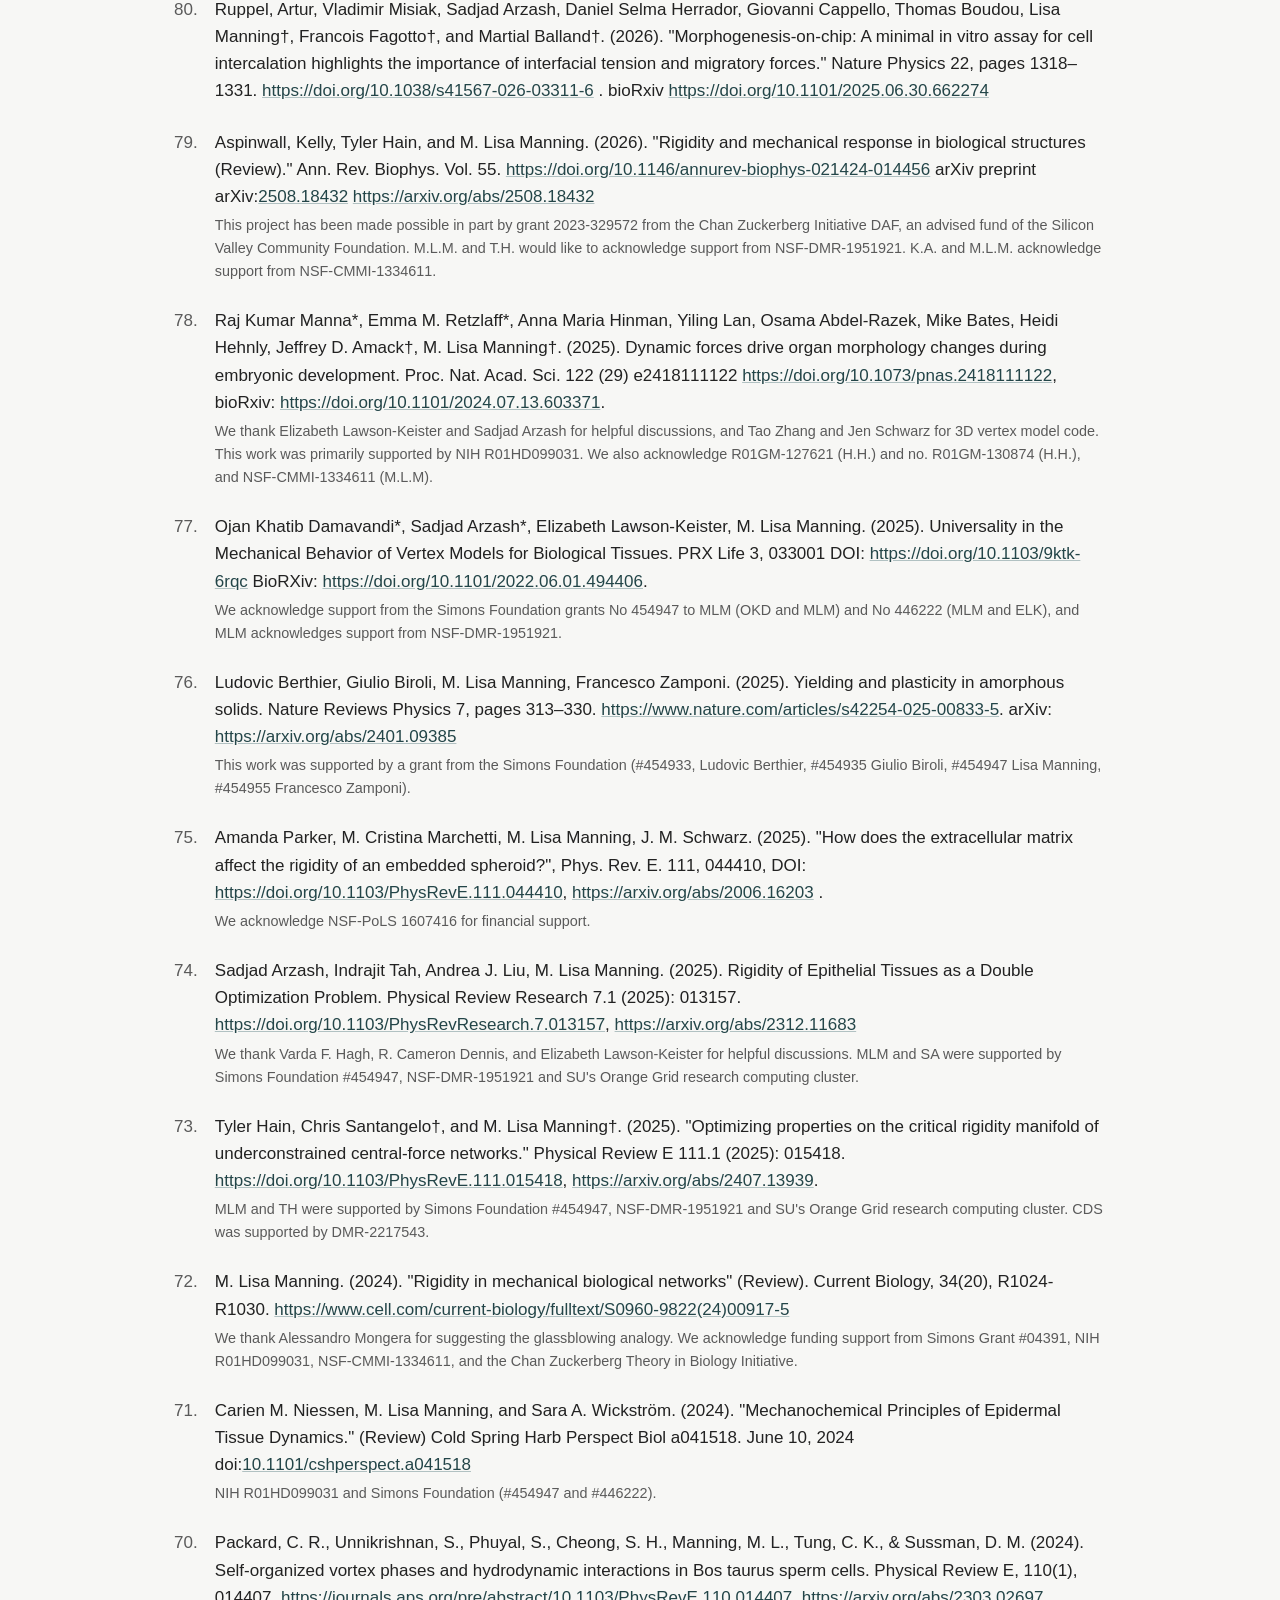
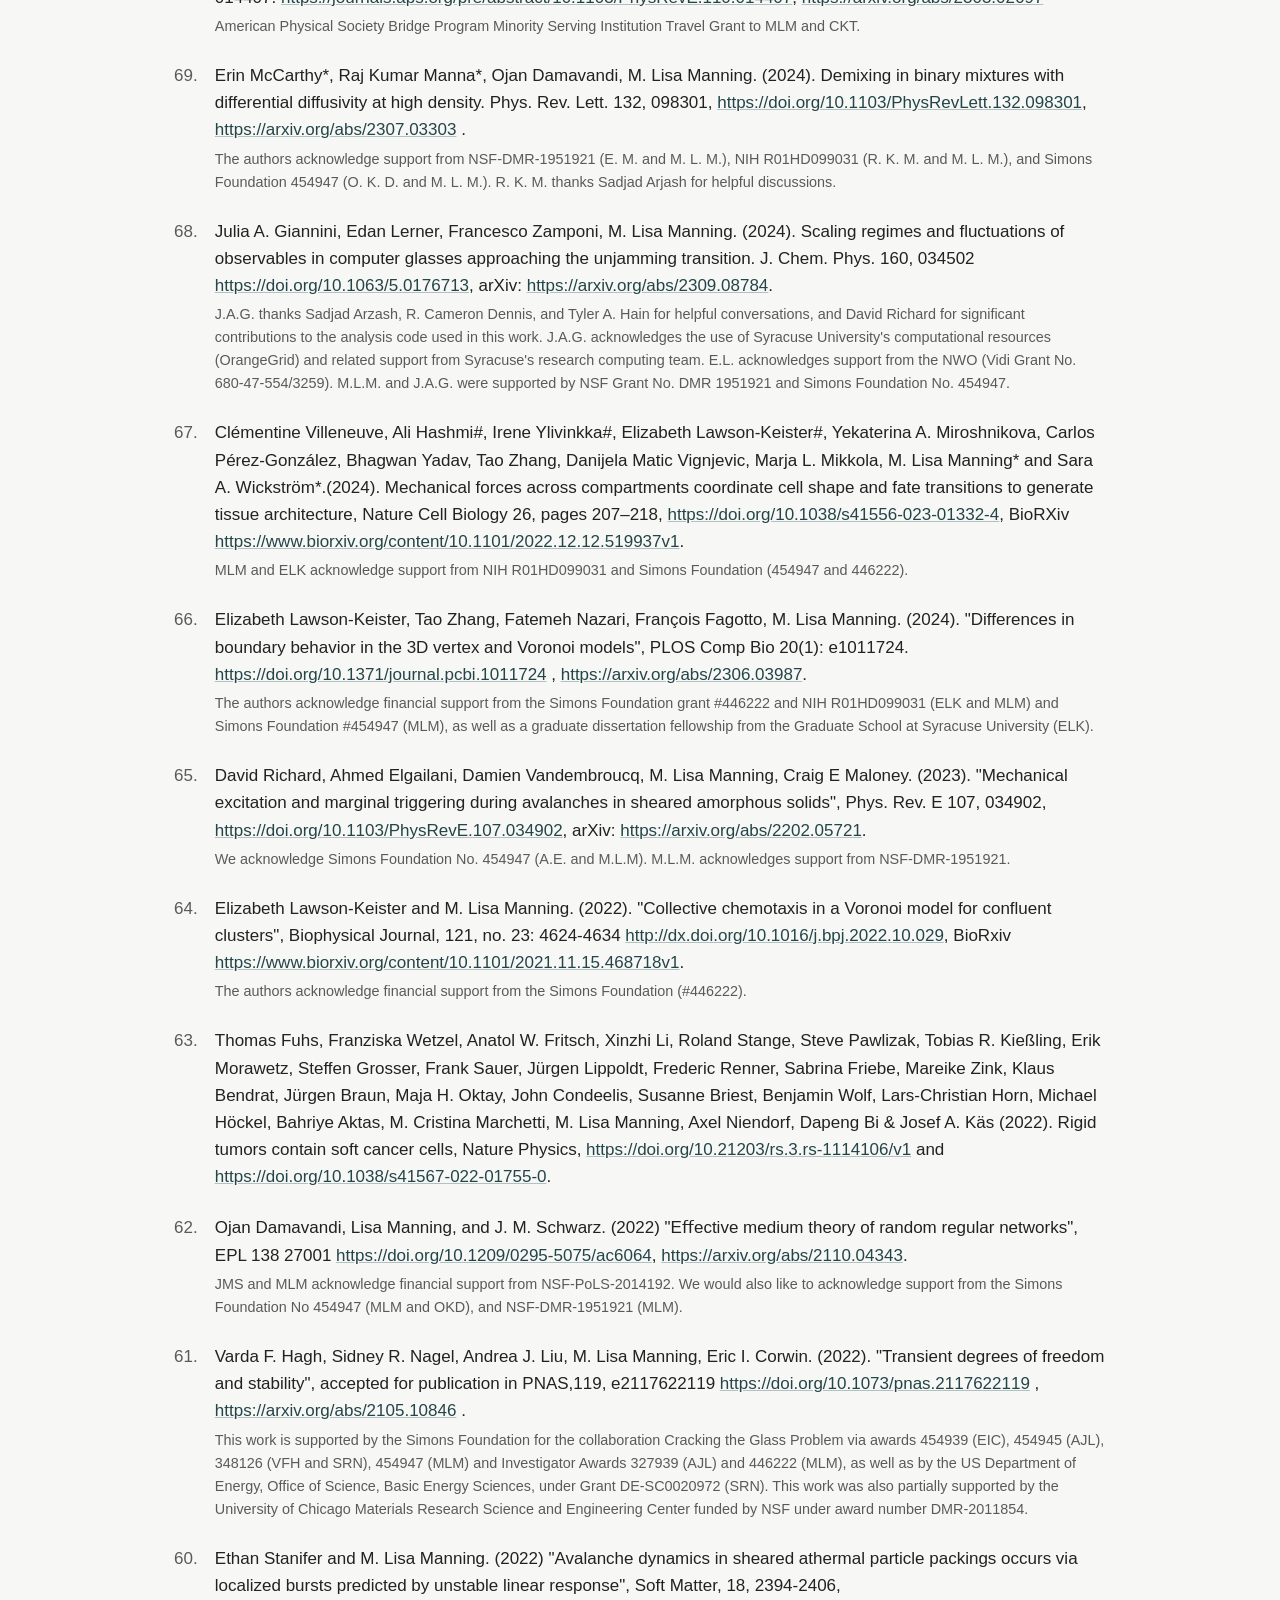
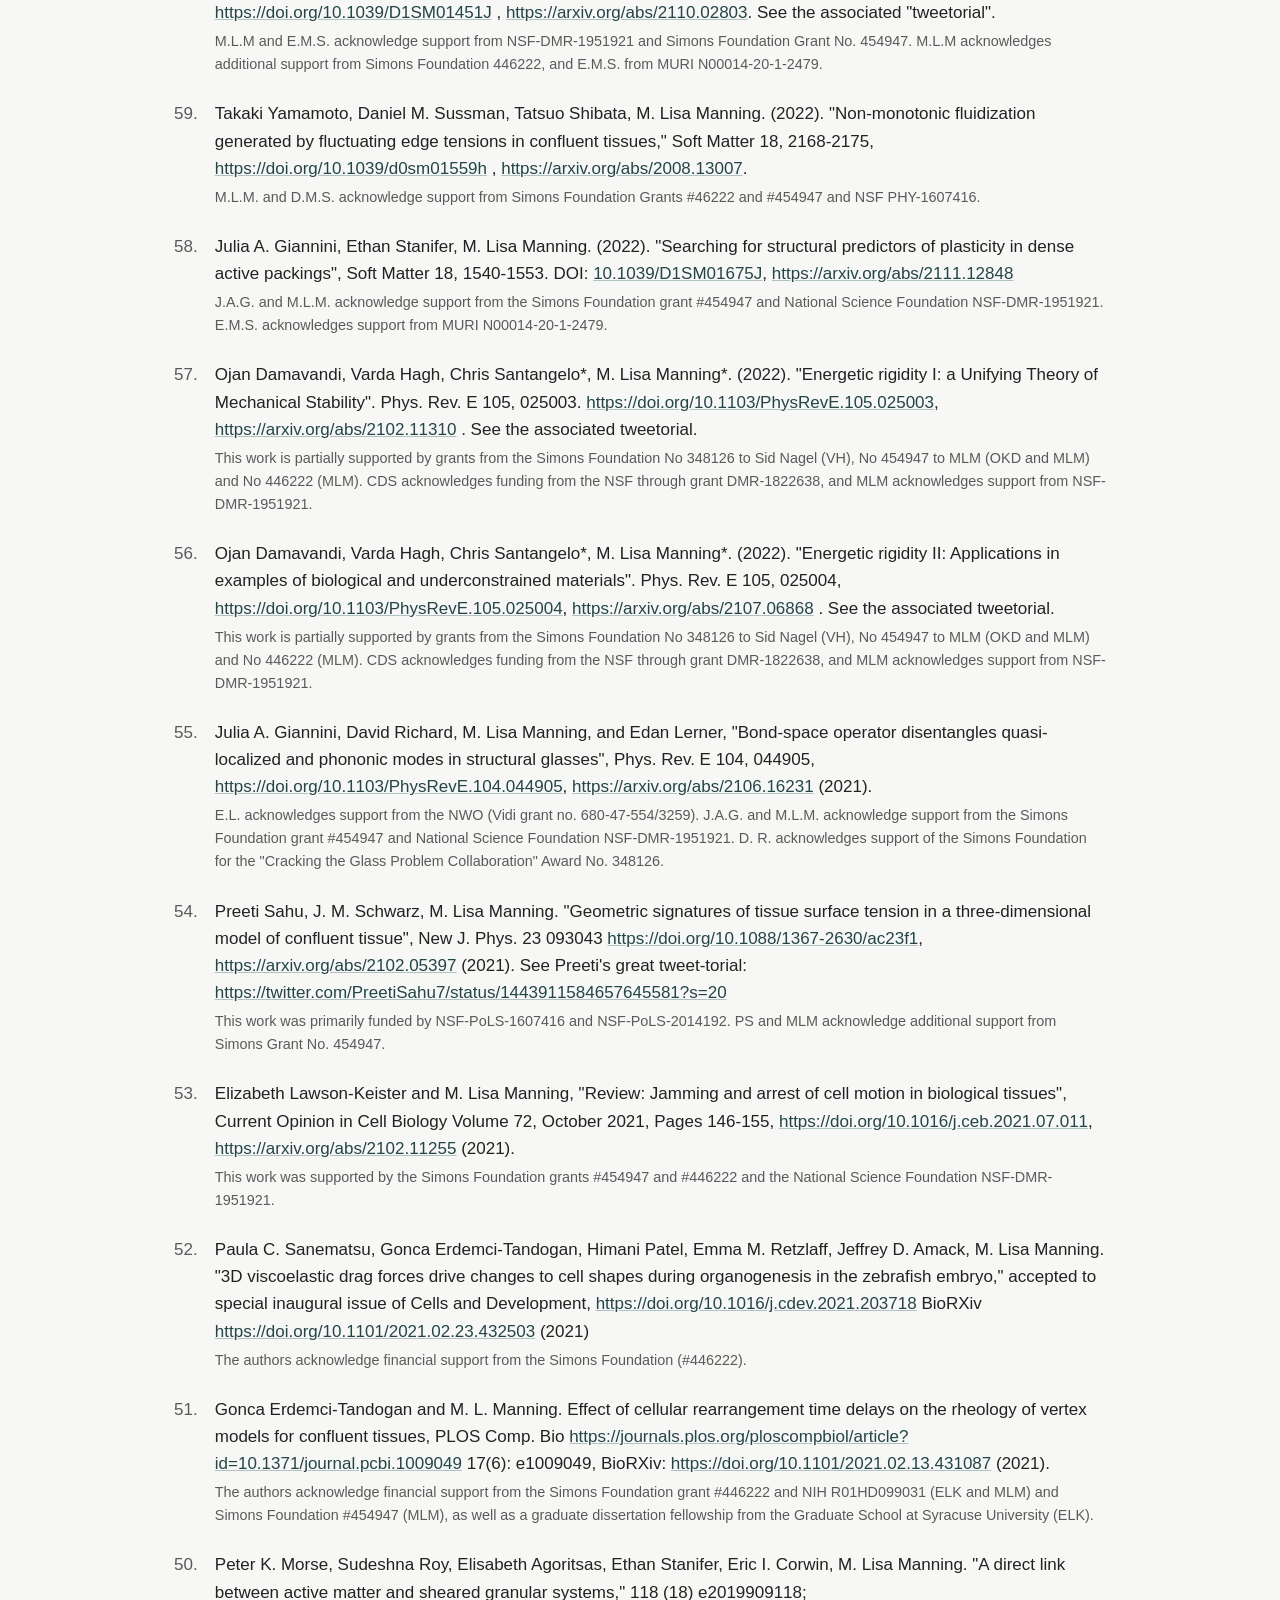
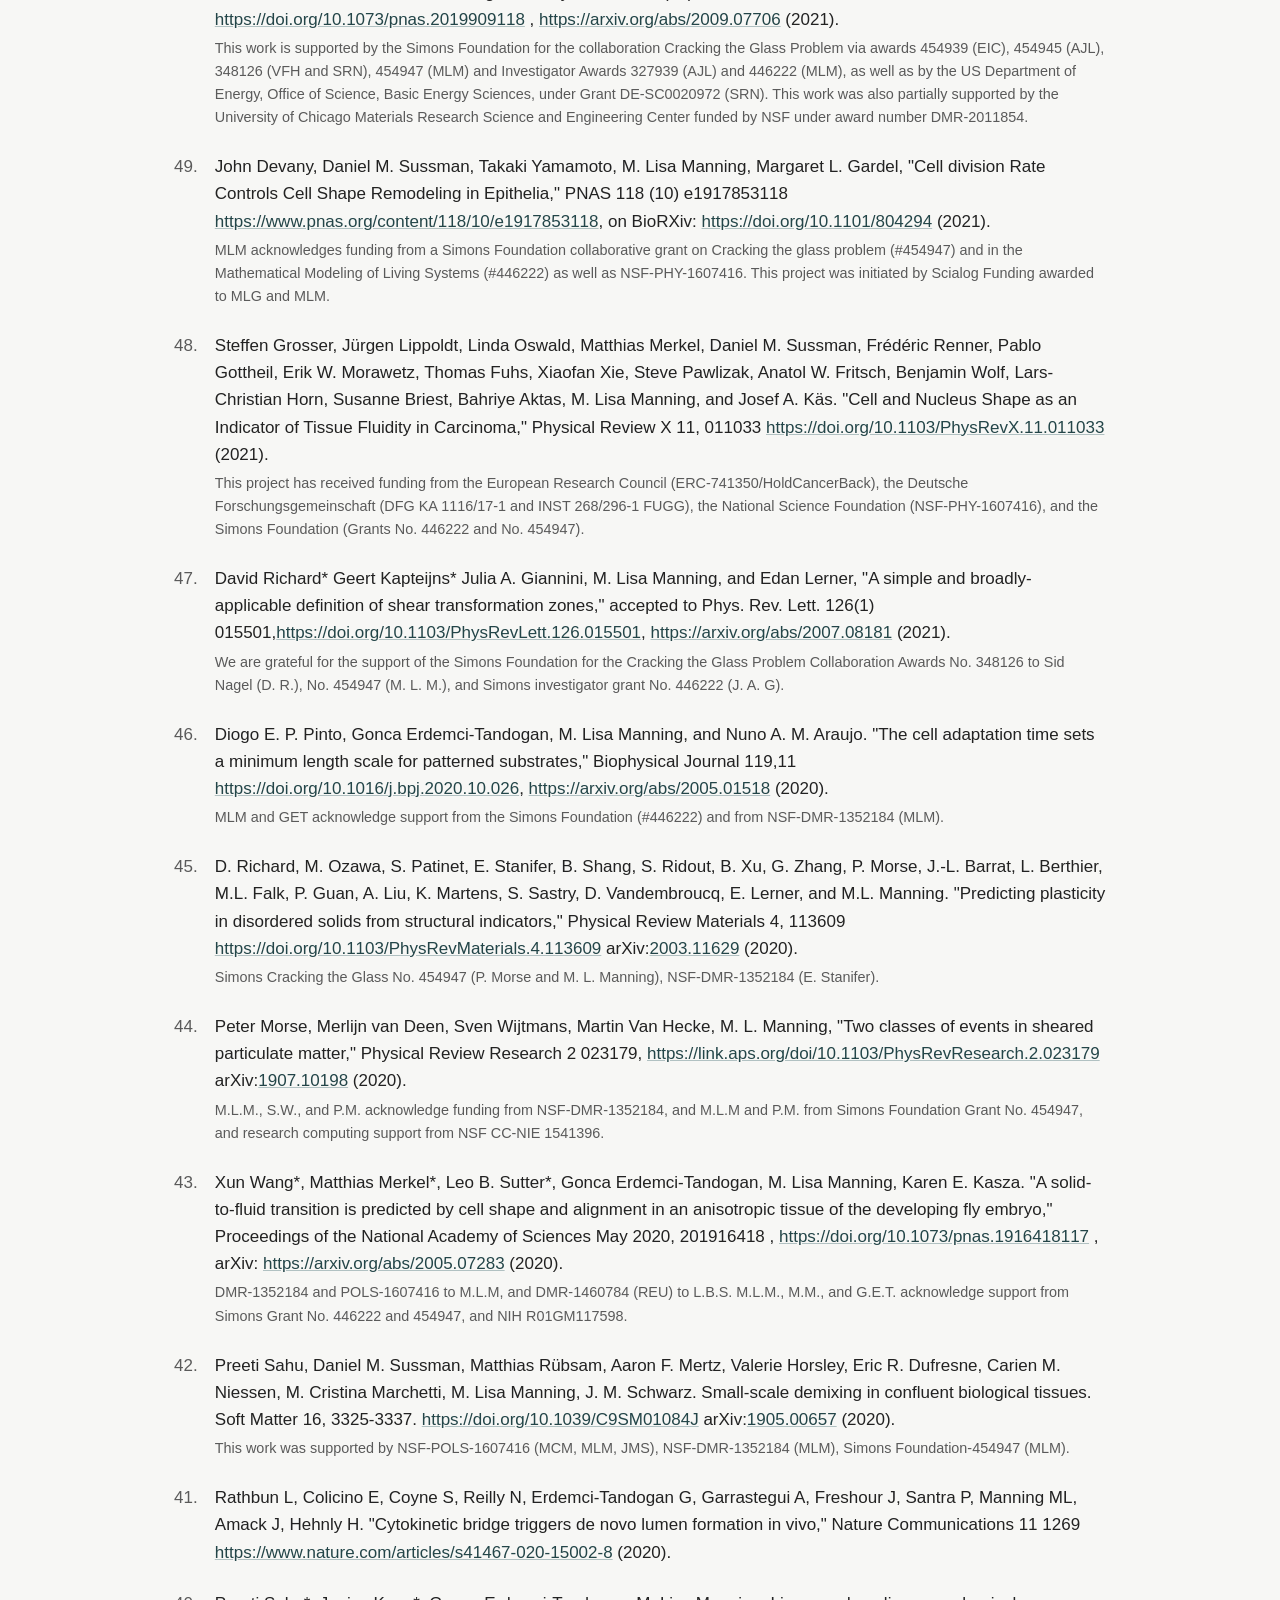
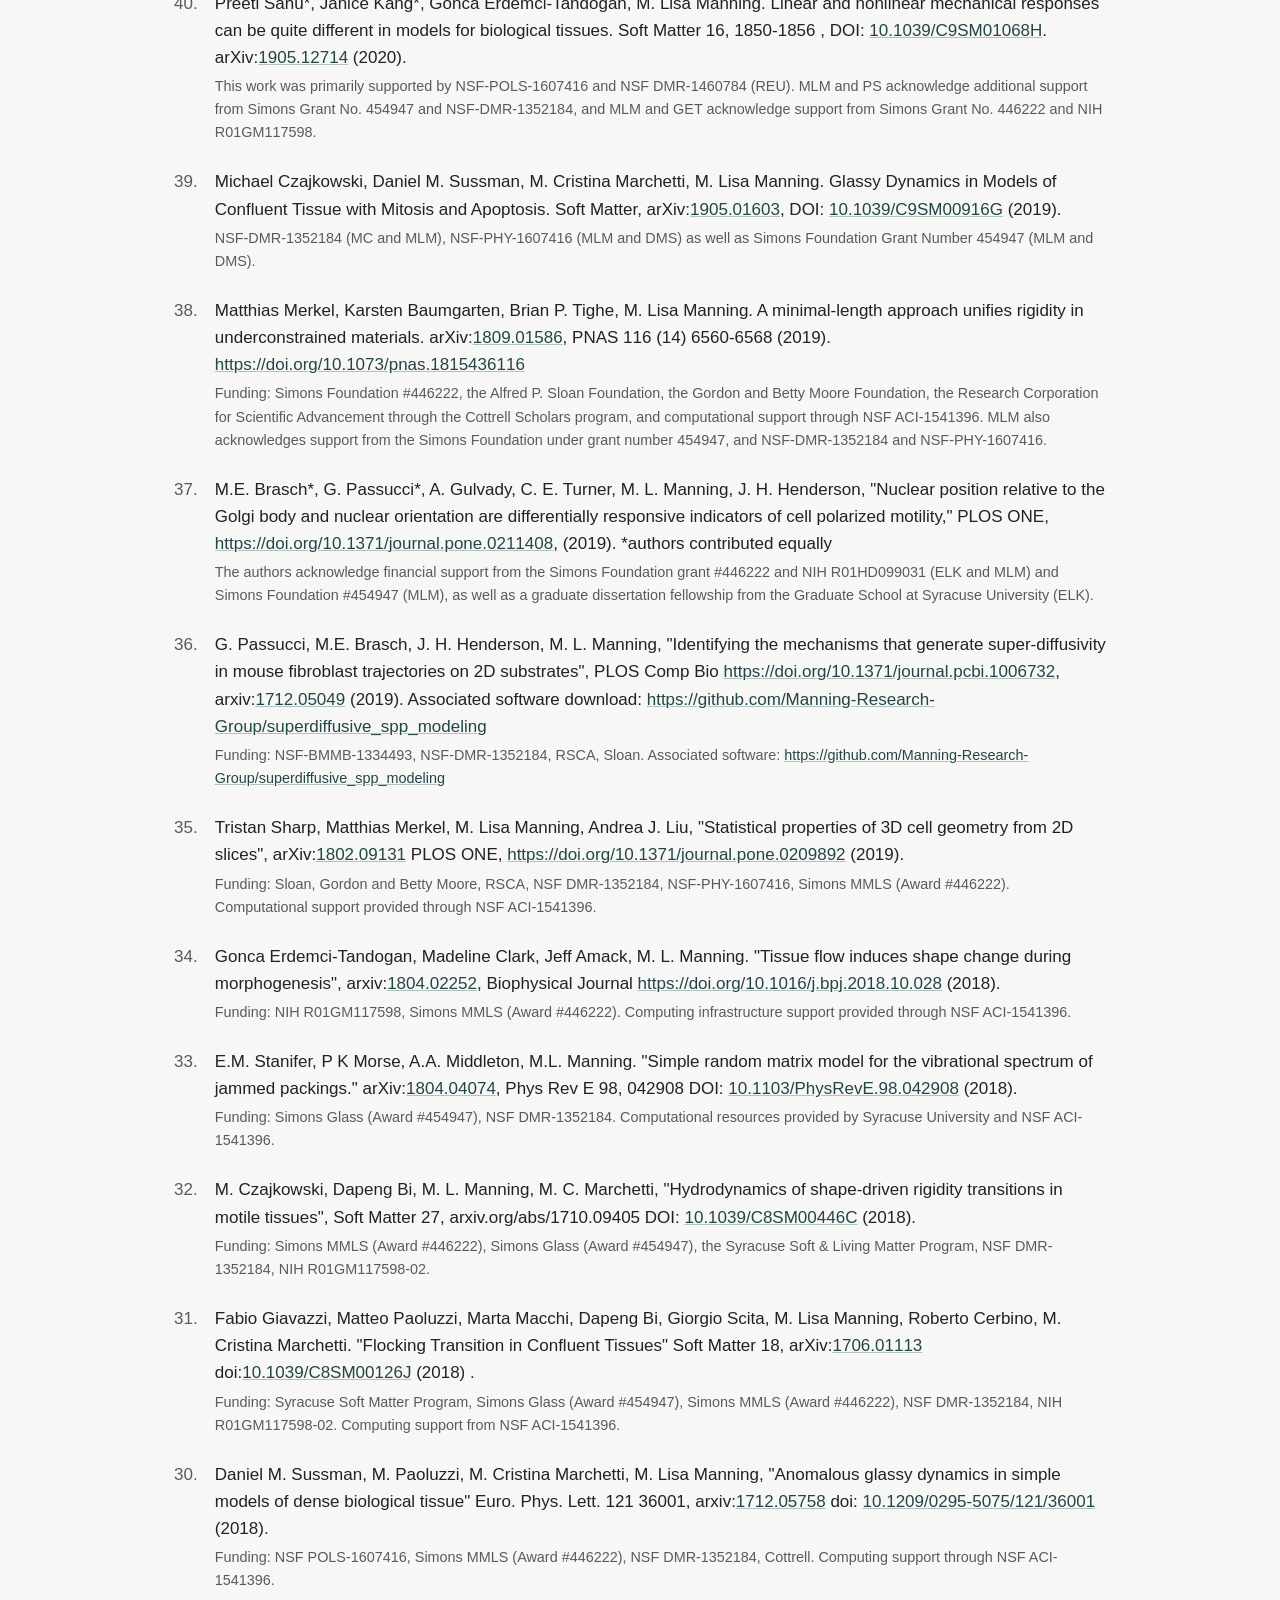
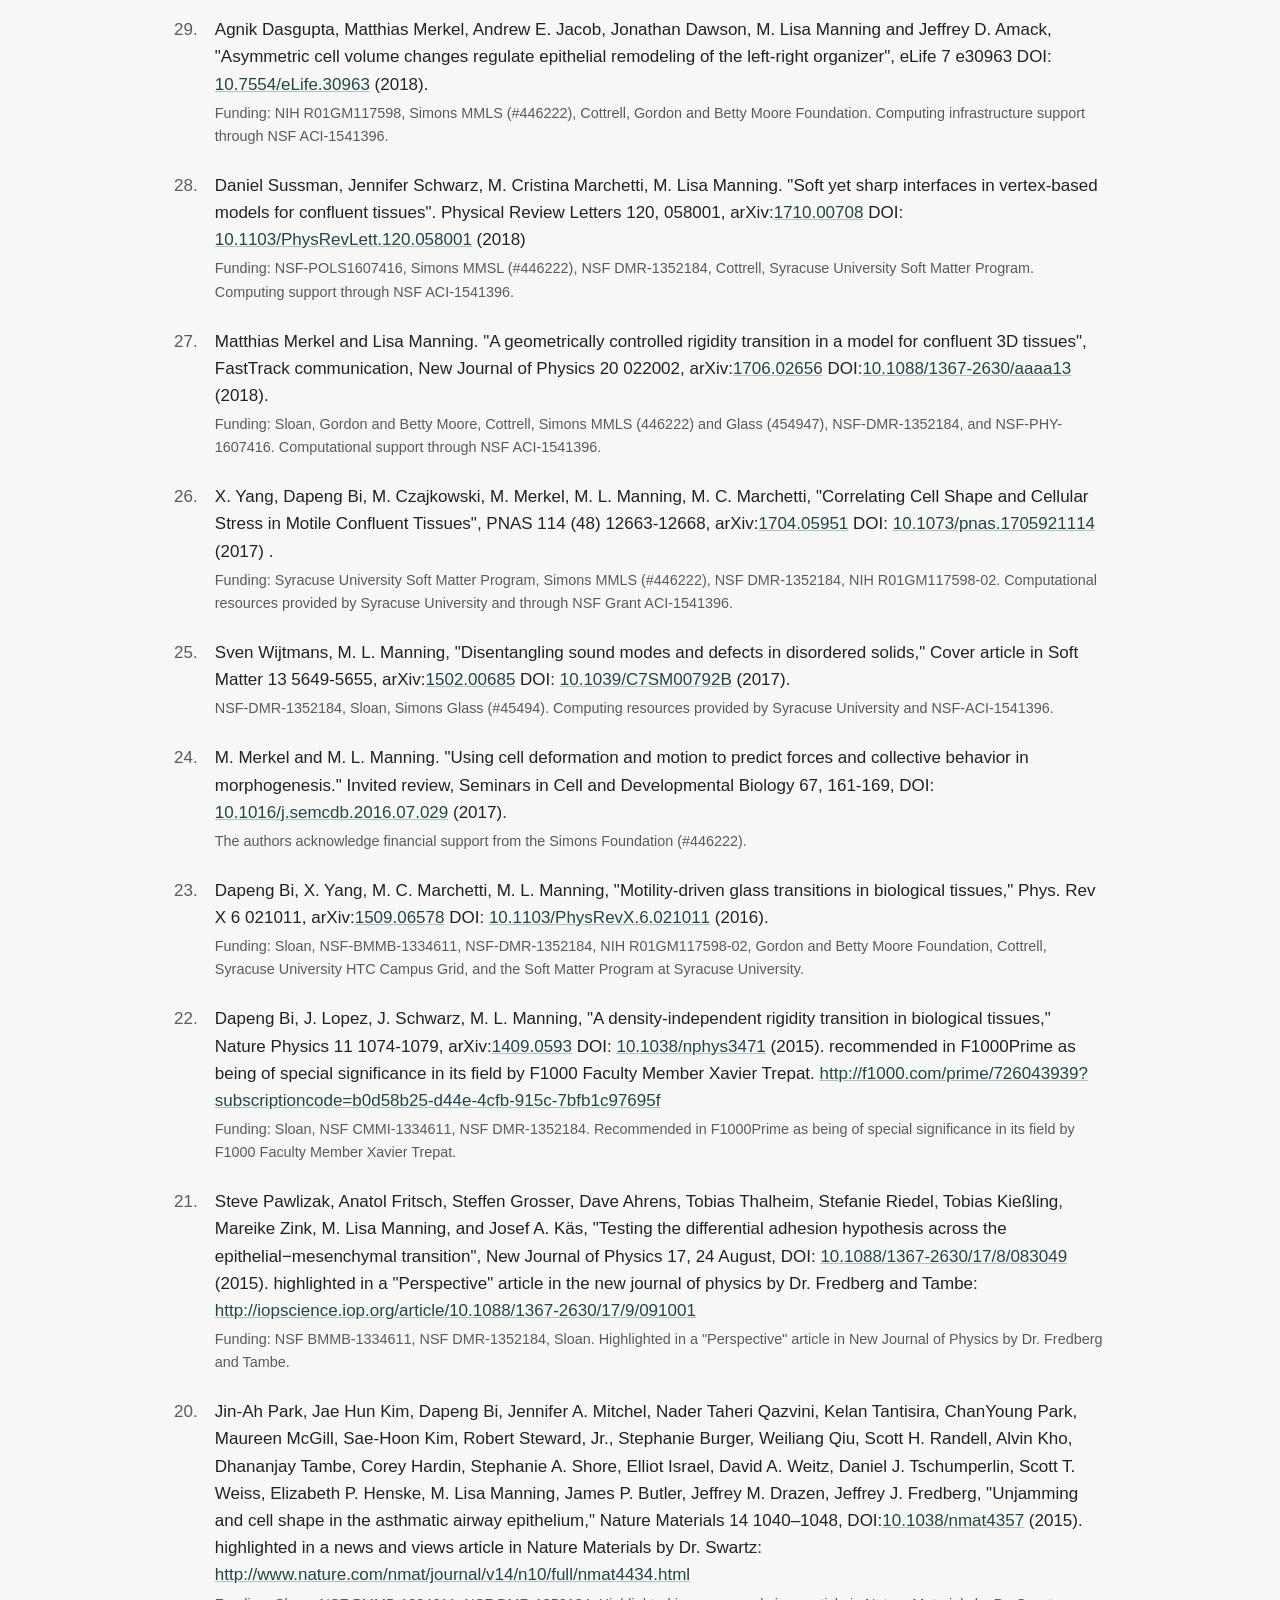
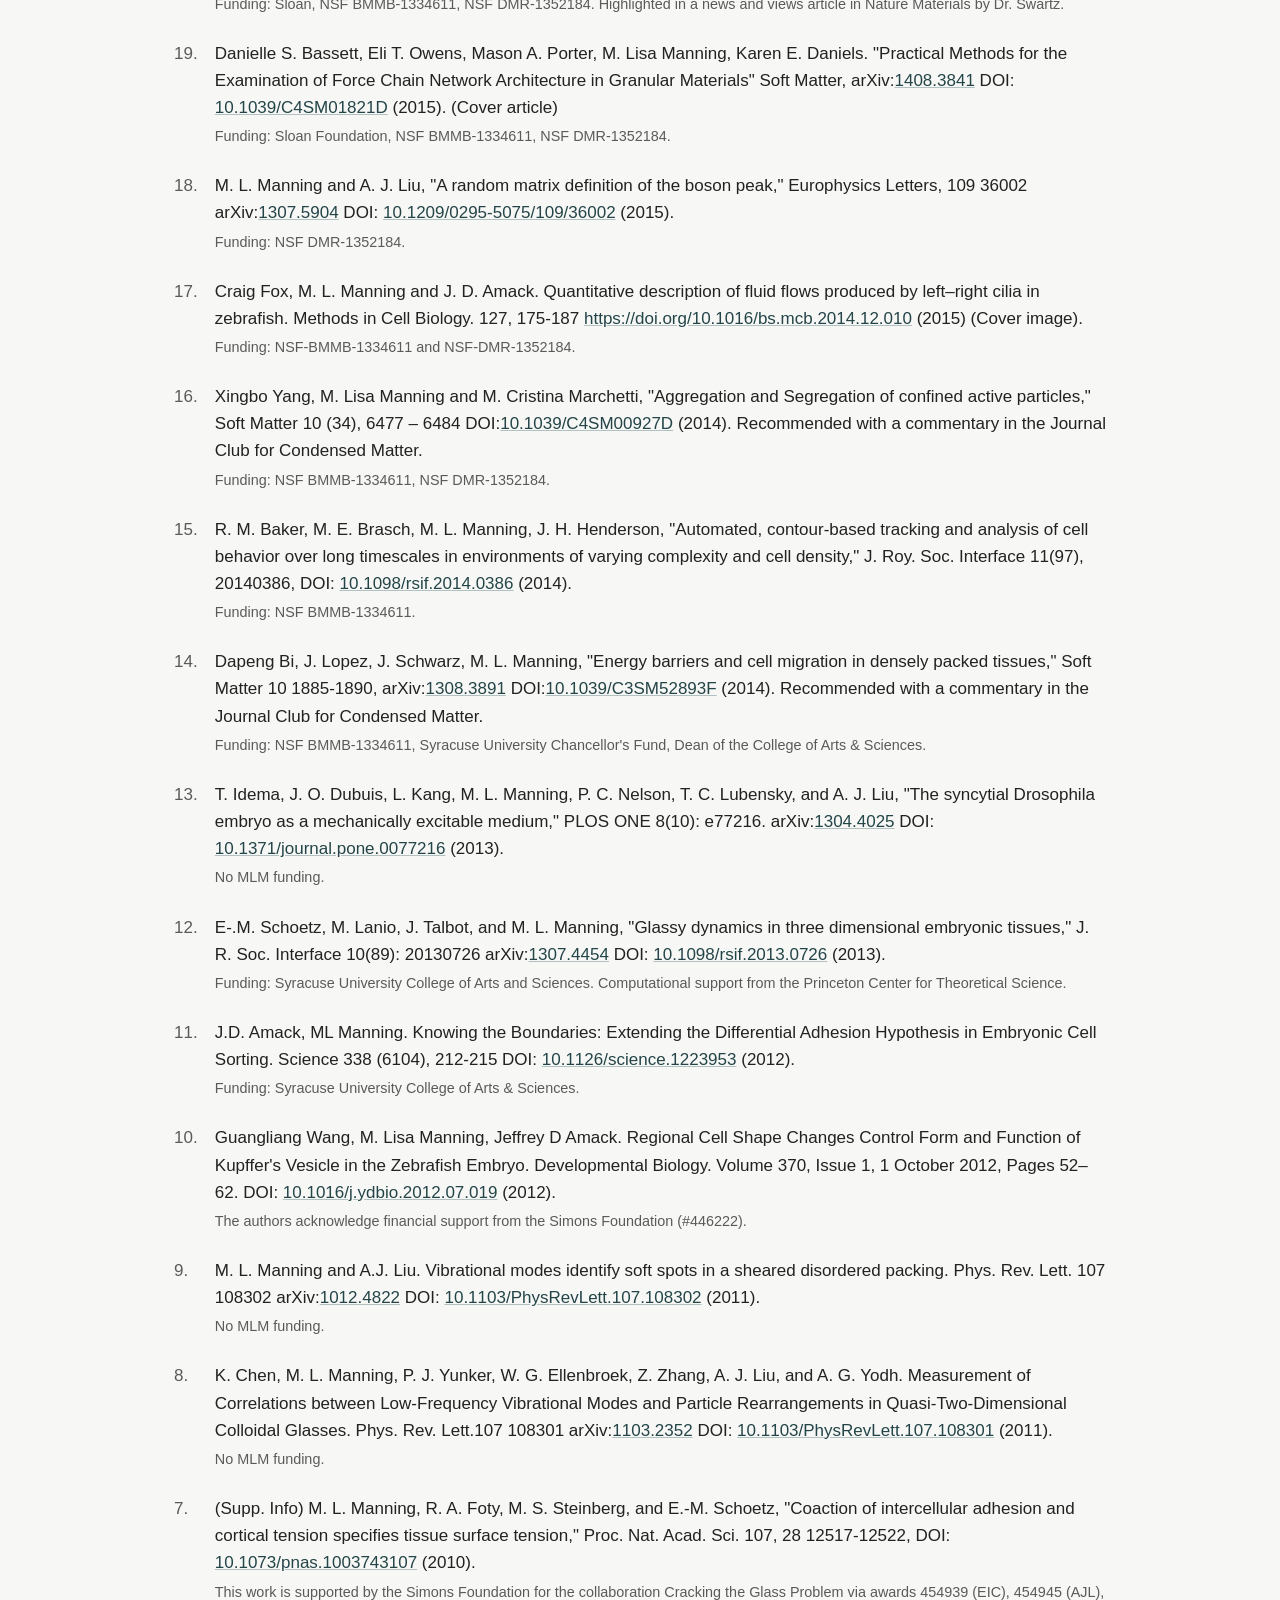
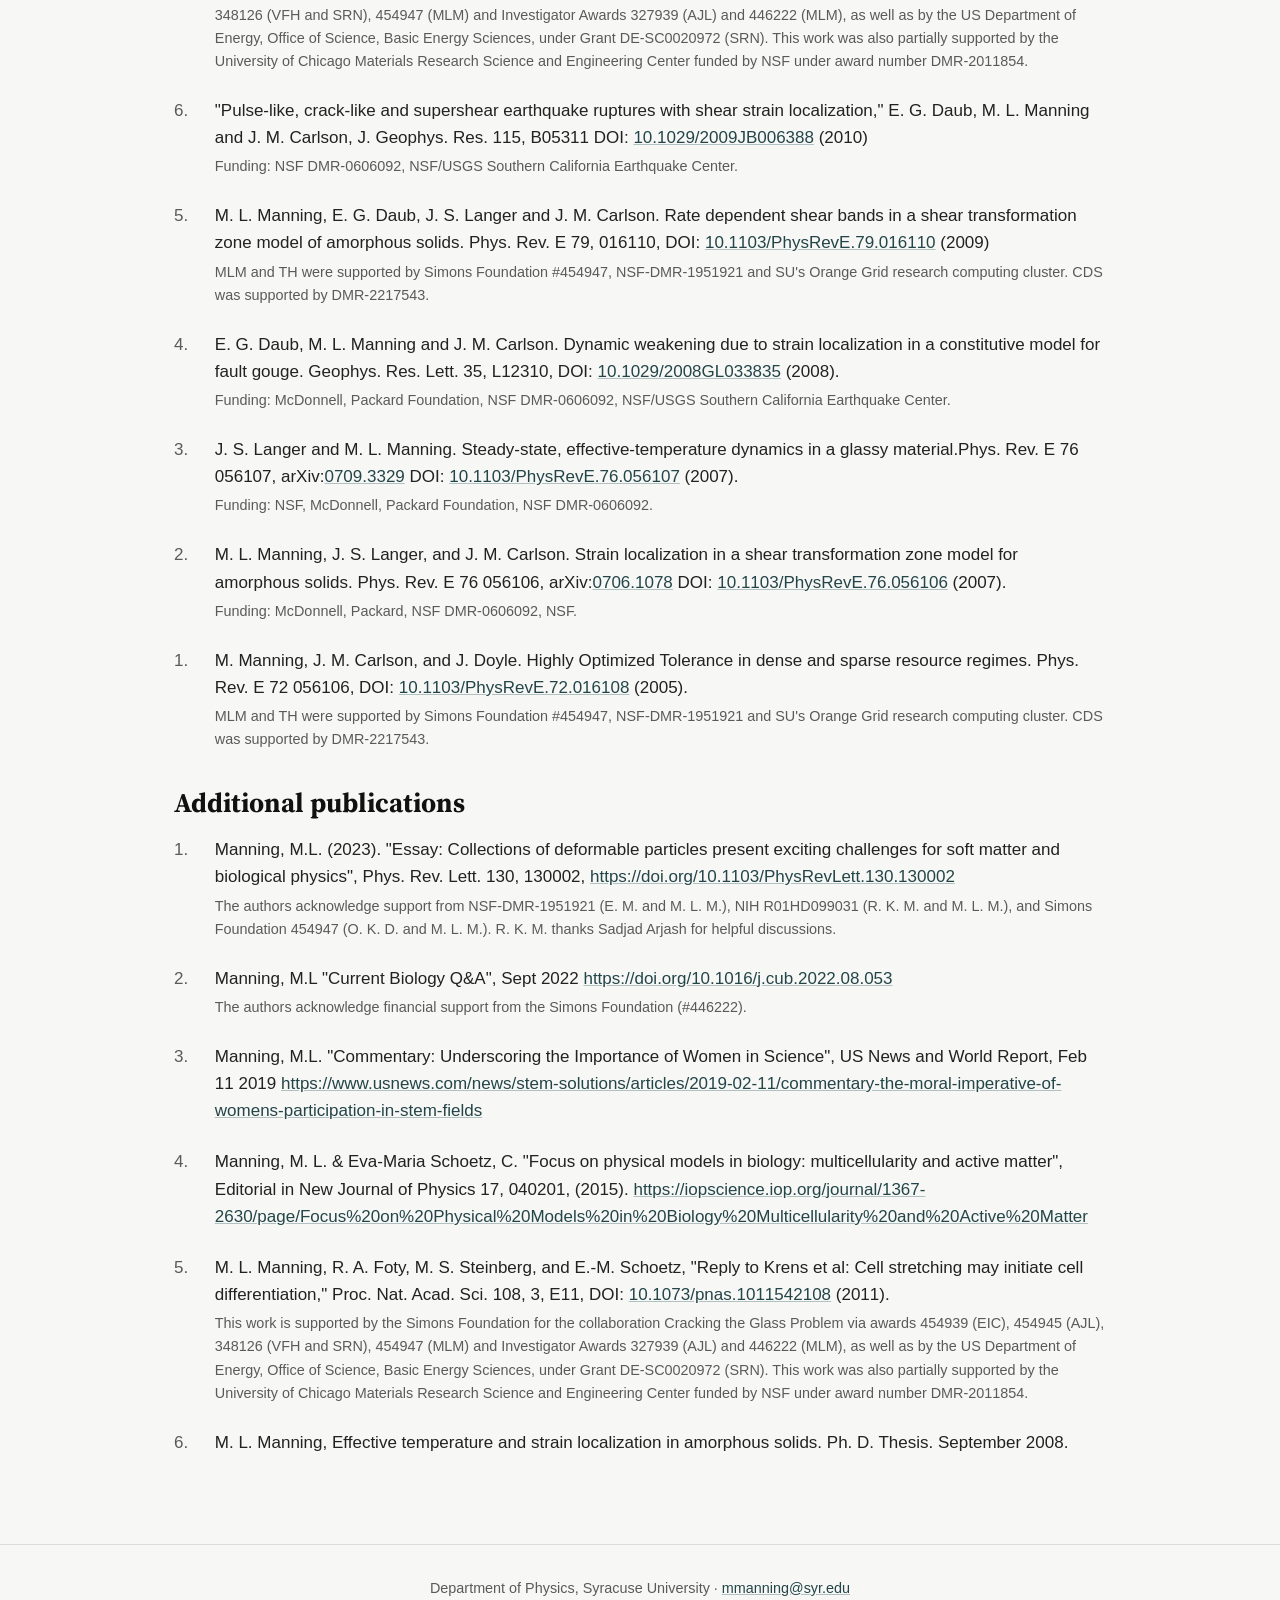
<file: publications.html>
<!DOCTYPE html>
<html lang="en">
<head>
<meta charset="UTF-8">
<meta name="viewport" content="width=device-width, initial-scale=1.0">
<link rel="icon" type="image/png" sizes="32x32" href="assets/img/favicon-32.png">
<link rel="icon" type="image/png" sizes="16x16" href="assets/img/favicon-16.png">
<link rel="icon" type="image/png" sizes="192x192" href="assets/img/favicon-192.png">
<link rel="apple-touch-icon" href="assets/img/apple-touch-icon.png">
<link rel="shortcut icon" href="favicon.ico">
<title>Publications &ndash; ManningGroup</title>
<link rel="stylesheet" href="assets/css/style.css">
</head>
<body data-page="publications.html">

<main>
  <h1 class="page-title">Publications</h1>
  <p class="lede intro-center">Full list also available <a href="cv.html">via the Manning CV</a> and on <a href="https://scholar.google.com/" target="_blank" rel="noopener">Google Scholar</a>.<br>See also: <a href="software.html">Software</a> released by the group.</p>

  <h2>Preprints and submitted manuscripts</h2>
  <ol class="pub-list">
    <li>Clémentine Villeneuve*, Somiealo Azote Epse Hassikpezi*, Marga Albu, Matthias Rübsam, Leah C. Biggs, Sabrina Vinzens, Kai Kruse, Anubhav Prakash, Peter Zentis, Elizabeth Lawson-Keister, Gautier Follain, Johanna Ivaska, Carien M. Niessen§, M. Lisa Manning§, and Sara A. Wickström§. (2026). &quot;Tissue-scale mechanics controls differentiation strategy and dynamics of epithelial multilayering.&quot; Submitted. <a href="http://www.biorxiv.org/content/10.64898/2026.02.08.704529v1" target="_blank" rel="noopener">http://www.biorxiv.org/content/10.64898/2026.02.08.704529v1</a><span class="pub-funding">NSF-CMMI-1334611 (to SA and MLM), grant number 2023-329572 from the Chan Zuckerberg Initiative DAF, an advised fund of the Silicon Valley Community Foundation (to MLM), and the Syracuse University Office of Research Future Faculty Fellow Program (to SA).</span></li>
    <li>Alex T. Grigas, Rajendra Singh Negi, Eirini Maniou, Gabriel L. Galea, Arthur Michaut, Alessandro Mongera†, M. Lisa Manning†. (2025). &quot;Sparse mesenchymal cell networks as a fluid under tension.&quot; bioRxiv 2025.12.07.692626; doi: <a href="https://doi.org/10.64898/2025.12.07.692626" target="_blank" rel="noopener">https://doi.org/10.64898/2025.12.07.692626</a><span class="pub-funding">MLM and ATG acknowledge support from grant number 2023-329572 from the Chan Zuckerberg Initiative DAF, an advised fund of Silicon Valley Community Foundation and Syracuse University’s Orange Grid research computing cluster.</span></li>  </ol>

  <h2>Peer-reviewed publications</h2>
  <ol class="pub-list pub-list-reverse" style="counter-reset: pub-counter 86;">
    <li>M. Lisa Manning. (2026) &quot;A perspective on physical systems with a purpose: using tunable degrees of freedom to enable function.&quot; Phys. Rev. E. <a href="https://journals.aps.org/pre/abstract/10.1103/z1fd-78ty" target="_blank" rel="noopener">https://doi.org/10.1103/z1fd-78ty</a>. Not posted to a preprint server; <a href="assets/pdf/manning-tunable-systems-perspective.pdf" target="_blank" rel="noopener">PDF</a> hosted here instead.<span class="pub-funding">We acknowledge conversations with A.J. Liu, D. Durian, P. Mehta, J. Kondev, A. Murugan, I. Cohen, R. Phillips, and the entire CZI Theory in Biology team that helped to shape this perspective. Support for an initial draft of this work was made possible in part by grant number 2023-329572 from the Chan Zuckerberg Initiative DAF, an advised fund of Silicon Valley Community Foundation. Additional support was provided by NSF DMR-CMMT-2532170.</span></li>
    <li>Tyler Hain, Edan Lerner, and M Lisa Manning. (2026). &quot;Using the force landscape of an active solid to predict plastic deformation.&quot; Accepted to Phys. Rev. Letters. arXiv preprint 2603.11425 <a href="https://arxiv.org/abs/2603.11425" target="_blank" rel="noopener">https://arxiv.org/abs/2603.11425</a>.<span class="pub-funding">TH and MLM were primarily supported by DMR-CMMT-2532170 and DMR-CMMT-1951921. MLM also acknowledges support from grant number 2023-329572 from the Chan Zuckerberg Initiative DAF, an advised fund of Silicon Valley Community Foundation.</span></li>
    <li>Sadjad Arzash, Andrea J. Liu†, M. Lisa Manning†. (2026) &quot;Epithelial convergent extension as a tuning process.&quot; PNAS 123(36), e2532099123.  <a href="https://doi.org/10.1073/pnas.2532099123" target="_blank" rel="noopener">https://doi.org/10.1073/pnas.2532099123</a> preprint: bioRxiv 2025.11.06.687029; doi: <a href="https://doi.org/10.1101/2025.11.06.687029" target="_blank" rel="noopener">https://doi.org/10.1101/2025.11.06.687029</a><span class="pub-funding">This research was supported in part by grants from the NSF (DMS-2235451) and Simons Foundation (MPS-NITMB-00005320) to the NSF-Simons National Institute for Theory and Mathematics in Biology (NITMB). MLM and SA were supported by Simons Foundation #454947 and NSF-DMR-1951921, and MLM acknowledges additional support from grant number 2023-329572 from the Chan Zuckerberg Initiative DAF, an advised fund of Silicon Valley Community Foundation.</span></li>
    <li>Somiealo Azote epse Hassikpezi*, Rajendra Singh Negi*, No (Arnold) Chen, M. Lisa Manning. (2026). &quot;A Predictive Model for Coupling Cell Division Orientation to Tissue Mechanics During Epithelial Morphogenesis,&quot; Frontiers in Cell and Developmental Biology 14 (2026): 1844381. <a href="https://doi.org/10.3389/fcell.2026.1844381" target="_blank" rel="noopener">https://doi.org/10.3389/fcell.2026.1844381</a> BioRXiv <a href="https://doi.org/10.64898/2026.04.17.719304" target="_blank" rel="noopener">https://doi.org/10.64898/2026.04.17.719304</a><span class="pub-funding">M.L.M. and S.A. acknowledge support from NSF-CMMI-1334611. S.A. acknowledges support from Syracuse University’s Office of Research through their Faculty Fellow program. M.L.M. and R.S-N. acknowledge support from R01HD099031, and M.L.M. acknowledges support from grant number 2023-329572 from the Chan Zuckerberg Initiative DAF, an advised fund of Silicon Valley Community Foundation.</span></li>
    <li>Ghaznavi, A., Rossi, S., Zamponi, F., &amp; Manning, M. L. (2026). &quot;Yielding in dense active matter.&quot; Phys. Rev. E. 113, 065410. <a href="https://doi.org/10.1103/lvz2-scsr" target="_blank" rel="noopener">https://doi.org/10.1103/lvz2-scsr</a> . arXiv preprint arXiv:<a href="https://arxiv.org/abs/2512.03252" target="_blank" rel="noopener">2512.03252</a>. <a href="https://arxiv.org/abs/2512.03252" target="_blank" rel="noopener">https://arxiv.org/abs/2512.03252</a><span class="pub-funding">This research has been supported by NSF DMR-1951921 and NSF DMR-2532170.</span></li>
    <li>Ruppel, Artur, Vladimir Misiak, Sadjad Arzash, Daniel Selma Herrador, Giovanni Cappello, Thomas Boudou, Lisa Manning†, Francois Fagotto†, and Martial Balland†. (2026). &quot;Morphogenesis-on-chip: A minimal in vitro assay for cell intercalation highlights the importance of interfacial tension and migratory forces.&quot;  Nature Physics 22, pages 1318–1331. <a href="https://doi.org/10.1038/s41567-026-03311-6" target="_blank" rel="noopener">https://doi.org/10.1038/s41567-026-03311-6</a> . bioRxiv <a href="https://doi.org/10.1101/2025.06.30.662274" target="_blank" rel="noopener">https://doi.org/10.1101/2025.06.30.662274</a></li>
    <li>Aspinwall, Kelly, Tyler Hain, and M. Lisa Manning. (2026). &quot;Rigidity and mechanical response in biological structures (Review).&quot; Ann. Rev. Biophys. Vol. 55. <a href="https://doi.org/10.1146/annurev-biophys-021424-014456" target="_blank" rel="noopener">https://doi.org/10.1146/annurev-biophys-021424-014456</a> arXiv preprint arXiv:<a href="https://arxiv.org/abs/2508.18432" target="_blank" rel="noopener">2508.18432</a>  <a href="https://arxiv.org/abs/2508.18432" target="_blank" rel="noopener">https://arxiv.org/abs/2508.18432</a><span class="pub-funding">This project has been made possible in part by grant 2023-329572 from the Chan Zuckerberg Initiative DAF, an advised fund of the Silicon Valley Community Foundation. M.L.M. and T.H. would like to acknowledge support from NSF-DMR-1951921. K.A. and M.L.M. acknowledge support from NSF-CMMI-1334611.</span></li>
    <li>Raj Kumar Manna*, Emma M. Retzlaff*, Anna Maria Hinman, Yiling Lan, Osama Abdel-Razek, Mike Bates, Heidi Hehnly, Jeffrey D. Amack†, M. Lisa Manning†. (2025). Dynamic forces drive organ morphology changes during embryonic development. Proc. Nat. Acad. Sci. 122 (29) e2418111122 <a href="https://doi.org/10.1073/pnas.2418111122" target="_blank" rel="noopener">https://doi.org/10.1073/pnas.2418111122</a>, bioRxiv: <a href="https://doi.org/10.1101/2024.07.13.603371" target="_blank" rel="noopener">https://doi.org/10.1101/2024.07.13.603371</a>.<span class="pub-funding">We thank Elizabeth Lawson-Keister and Sadjad Arzash for helpful discussions, and Tao Zhang and Jen Schwarz for 3D vertex model code. This work was primarily supported by NIH R01HD099031. We also acknowledge R01GM-127621 (H.H.) and no. R01GM-130874 (H.H.), and NSF-CMMI-1334611 (M.L.M).</span></li>
    <li>Ojan Khatib Damavandi*, Sadjad Arzash*, Elizabeth Lawson-Keister, M. Lisa Manning. (2025). Universality in the Mechanical Behavior of Vertex Models for Biological Tissues. PRX Life 3, 033001 DOI: <a href="https://doi.org/10.1103/9ktk-6rqc" target="_blank" rel="noopener">https://doi.org/10.1103/9ktk-6rqc</a>   BioRXiv: <a href="https://doi.org/10.1101/2022.06.01.494406" target="_blank" rel="noopener">https://doi.org/10.1101/2022.06.01.494406</a>.<span class="pub-funding">We acknowledge support from the Simons Foundation grants No 454947 to MLM (OKD and MLM) and No 446222 (MLM and ELK), and MLM acknowledges support from NSF-DMR-1951921.</span></li>
    <li>Ludovic Berthier, Giulio Biroli, M. Lisa Manning, Francesco Zamponi. (2025). Yielding and plasticity in amorphous solids. Nature Reviews Physics 7, pages 313–330. <a href="https://www.nature.com/articles/s42254-025-00833-5" target="_blank" rel="noopener">https://www.nature.com/articles/s42254-025-00833-5</a>. arXiv: <a href="https://arxiv.org/abs/2401.09385" target="_blank" rel="noopener">https://arxiv.org/abs/2401.09385</a><span class="pub-funding">This work was supported by a grant from the Simons Foundation (#454933, Ludovic Berthier, #454935 Giulio Biroli, #454947 Lisa Manning, #454955 Francesco Zamponi).</span></li>
    <li>Amanda Parker, M. Cristina Marchetti, M. Lisa Manning, J. M. Schwarz. (2025). &quot;How does the extracellular matrix affect the rigidity of an embedded spheroid?&quot;, Phys. Rev. E. 111, 044410, DOI: <a href="https://doi.org/10.1103/PhysRevE.111.044410" target="_blank" rel="noopener">https://doi.org/10.1103/PhysRevE.111.044410</a>, <a href="https://arxiv.org/abs/2006.16203" target="_blank" rel="noopener">https://arxiv.org/abs/2006.16203</a> .<span class="pub-funding">We acknowledge NSF-PoLS 1607416 for financial support.</span></li>
    <li>Sadjad Arzash, Indrajit Tah, Andrea J. Liu, M. Lisa Manning. (2025). Rigidity of Epithelial Tissues as a Double Optimization Problem. Physical Review Research 7.1 (2025): 013157. <a href="https://doi.org/10.1103/PhysRevResearch.7.013157" target="_blank" rel="noopener">https://doi.org/10.1103/PhysRevResearch.7.013157</a>,  <a href="https://arxiv.org/abs/2312.11683" target="_blank" rel="noopener">https://arxiv.org/abs/2312.11683</a><span class="pub-funding">We thank Varda F. Hagh, R. Cameron Dennis, and Elizabeth Lawson-Keister for helpful discussions. MLM and SA were supported by Simons Foundation #454947, NSF-DMR-1951921 and SU&#x27;s Orange Grid research computing cluster.</span></li>
    <li>Tyler Hain, Chris Santangelo†, and M. Lisa Manning†. (2025). &quot;Optimizing properties on the critical rigidity manifold of underconstrained central-force networks.&quot; Physical Review E 111.1 (2025): 015418. <a href="https://doi.org/10.1103/PhysRevE.111.015418" target="_blank" rel="noopener">https://doi.org/10.1103/PhysRevE.111.015418</a>,  <a href="https://arxiv.org/abs/2407.13939" target="_blank" rel="noopener">https://arxiv.org/abs/2407.13939</a>.<span class="pub-funding">MLM and TH were supported by Simons Foundation #454947, NSF-DMR-1951921 and SU&#x27;s Orange Grid research computing cluster. CDS was supported by DMR-2217543.</span></li>
    <li>M. Lisa Manning. (2024). &quot;Rigidity in mechanical biological networks&quot; (Review). Current Biology, 34(20), R1024-R1030. <a href="https://www.cell.com/current-biology/fulltext/S0960-9822(24)00917-5" target="_blank" rel="noopener">https://www.cell.com/current-biology/fulltext/S0960-9822(24)00917-5</a><span class="pub-funding">We thank Alessandro Mongera for suggesting the glassblowing analogy. We acknowledge funding support from Simons Grant #04391, NIH R01HD099031, NSF-CMMI-1334611, and the Chan Zuckerberg Theory in Biology Initiative.</span></li>
    <li>Carien M. Niessen, M. Lisa Manning, and Sara A. Wickström. (2024). &quot;Mechanochemical Principles of Epidermal Tissue Dynamics.&quot; (Review) Cold Spring Harb Perspect Biol a041518. June 10, 2024 doi:<a href="https://doi.org/10.1101/cshperspect.a041518" target="_blank" rel="noopener">10.1101/cshperspect.a041518</a><span class="pub-funding">NIH R01HD099031 and Simons Foundation (#454947 and #446222).</span></li>
    <li>Packard, C. R., Unnikrishnan, S., Phuyal, S., Cheong, S. H., Manning, M. L., Tung, C. K., &amp; Sussman, D. M. (2024). Self-organized vortex phases and hydrodynamic interactions in Bos taurus sperm cells. Physical Review E, 110(1), 014407. <a href="https://journals.aps.org/pre/abstract/10.1103/PhysRevE.110.014407" target="_blank" rel="noopener">https://journals.aps.org/pre/abstract/10.1103/PhysRevE.110.014407</a>, <a href="https://arxiv.org/abs/2303.02697" target="_blank" rel="noopener">https://arxiv.org/abs/2303.02697</a><span class="pub-funding">American Physical Society Bridge Program Minority Serving Institution Travel Grant to MLM and CKT.</span></li>
    <li>Erin McCarthy*, Raj Kumar Manna*, Ojan Damavandi,  M. Lisa Manning. (2024). Demixing in binary mixtures with differential diffusivity at high density. Phys. Rev. Lett. 132, 098301, <a href="https://doi.org/10.1103/PhysRevLett.132.098301" target="_blank" rel="noopener">https://doi.org/10.1103/PhysRevLett.132.098301</a>, <a href="https://arxiv.org/abs/2307.03303" target="_blank" rel="noopener">https://arxiv.org/abs/2307.03303</a> .<span class="pub-funding">The authors acknowledge support from NSF-DMR-1951921 (E. M. and M. L. M.), NIH R01HD099031 (R. K. M. and M. L. M.), and Simons Foundation 454947 (O. K. D. and M. L. M.). R. K. M. thanks Sadjad Arjash for helpful discussions.</span></li>
    <li>Julia A. Giannini, Edan Lerner, Francesco Zamponi, M. Lisa Manning. (2024). Scaling regimes and fluctuations of observables in computer glasses approaching the unjamming transition. J. Chem. Phys. 160, 034502 <a href="https://doi.org/10.1063/5.0176713" target="_blank" rel="noopener">https://doi.org/10.1063/5.0176713</a>, arXiv: <a href="https://arxiv.org/abs/2309.08784" target="_blank" rel="noopener">https://arxiv.org/abs/2309.08784</a>.<span class="pub-funding">J.A.G. thanks Sadjad Arzash, R. Cameron Dennis, and Tyler A. Hain for helpful conversations, and David Richard for significant contributions to the analysis code used in this work. J.A.G. acknowledges the use of Syracuse University&#x27;s computational resources (OrangeGrid) and related support from Syracuse&#x27;s research computing team. E.L. acknowledges support from the NWO (Vidi Grant No. 680-47-554/3259). M.L.M. and J.A.G. were supported by NSF Grant No. DMR 1951921 and Simons Foundation No. 454947.</span></li>
    <li>Clémentine Villeneuve, Ali Hashmi#, Irene Ylivinkka#, Elizabeth Lawson-Keister#, Yekaterina A. Miroshnikova, Carlos Pérez-González, Bhagwan Yadav, Tao Zhang, Danijela Matic Vignjevic, Marja L. Mikkola, M. Lisa Manning* and Sara A. Wickström*.(2024). Mechanical forces across compartments coordinate cell shape and fate transitions to generate tissue architecture,  Nature Cell Biology 26, pages 207–218,  <a href="https://doi.org/10.1038/s41556-023-01332-4" target="_blank" rel="noopener">https://doi.org/10.1038/s41556-023-01332-4</a>, BioRXiv <a href="https://www.biorxiv.org/content/10.1101/2022.12.12.519937v1" target="_blank" rel="noopener">https://www.biorxiv.org/content/10.1101/2022.12.12.519937v1</a>.<span class="pub-funding">MLM and ELK acknowledge support from NIH R01HD099031 and Simons Foundation (454947 and 446222).</span></li>
    <li>Elizabeth Lawson-Keister, Tao Zhang, Fatemeh Nazari, François Fagotto, M. Lisa Manning. (2024). &quot;Differences in boundary behavior in the 3D vertex and Voronoi models&quot;,  PLOS Comp Bio 20(1): e1011724. <a href="https://doi.org/10.1371/journal.pcbi.1011724" target="_blank" rel="noopener">https://doi.org/10.1371/journal.pcbi.1011724</a> , <a href="https://arxiv.org/abs/2306.03987" target="_blank" rel="noopener">https://arxiv.org/abs/2306.03987</a>.<span class="pub-funding">The authors acknowledge financial support from the Simons Foundation grant #446222 and NIH R01HD099031 (ELK and MLM) and Simons Foundation #454947 (MLM), as well as a graduate dissertation fellowship from the Graduate School at Syracuse University (ELK).</span></li>
    <li>David Richard, Ahmed Elgailani, Damien Vandembroucq, M. Lisa Manning, Craig E Maloney. (2023). &quot;Mechanical excitation and marginal triggering during avalanches in sheared amorphous solids&quot;, Phys. Rev. E 107, 034902, <a href="https://doi.org/10.1103/PhysRevE.107.034902" target="_blank" rel="noopener">https://doi.org/10.1103/PhysRevE.107.034902</a>, arXiv: <a href="https://arxiv.org/abs/2202.05721" target="_blank" rel="noopener">https://arxiv.org/abs/2202.05721</a>.<span class="pub-funding">We acknowledge Simons Foundation No. 454947 (A.E. and M.L.M). M.L.M. acknowledges support from NSF-DMR-1951921.</span></li>
    <li>Elizabeth Lawson-Keister and M. Lisa Manning. (2022). &quot;Collective chemotaxis in a Voronoi model for confluent clusters&quot;, Biophysical Journal, 121, no. 23: 4624-4634 <a href="http://dx.doi.org/10.1016/j.bpj.2022.10.029" target="_blank" rel="noopener">http://dx.doi.org/10.1016/j.bpj.2022.10.029</a>, BioRxiv <a href="https://www.biorxiv.org/content/10.1101/2021.11.15.468718v1" target="_blank" rel="noopener">https://www.biorxiv.org/content/10.1101/2021.11.15.468718v1</a>.<span class="pub-funding">The authors acknowledge financial support from the Simons Foundation (#446222).</span></li>
    <li>Thomas Fuhs, Franziska Wetzel, Anatol W. Fritsch, Xinzhi Li, Roland Stange, Steve Pawlizak, Tobias R. Kießling, Erik Morawetz, Steffen Grosser, Frank Sauer, Jürgen Lippoldt, Frederic Renner, Sabrina Friebe, Mareike Zink, Klaus Bendrat, Jürgen Braun, Maja H. Oktay, John Condeelis, Susanne Briest, Benjamin Wolf, Lars-Christian Horn, Michael Höckel, Bahriye Aktas, M. Cristina Marchetti, M. Lisa Manning, Axel Niendorf, Dapeng Bi &amp; Josef A. Käs (2022). Rigid tumors contain soft cancer cells, Nature Physics,  <a href="https://doi.org/10.21203/rs.3.rs-1114106/v1" target="_blank" rel="noopener">https://doi.org/10.21203/rs.3.rs-1114106/v1</a> and <a href="https://doi.org/10.1038/s41567-022-01755-0" target="_blank" rel="noopener">https://doi.org/10.1038/s41567-022-01755-0</a>.</li>
    <li>Ojan Damavandi, Lisa Manning, and J. M. Schwarz. (2022) &quot;Eﬀective medium theory of random regular networks&quot;,  EPL 138 27001 <a href="https://doi.org/10.1209/0295-5075/ac6064" target="_blank" rel="noopener">https://doi.org/10.1209/0295-5075/ac6064</a>, <a href="https://arxiv.org/abs/2110.04343" target="_blank" rel="noopener">https://arxiv.org/abs/2110.04343</a>.<span class="pub-funding">JMS and MLM acknowledge financial support from NSF-PoLS-2014192. We would also like to acknowledge support from the Simons Foundation No 454947 (MLM and OKD), and NSF-DMR-1951921 (MLM).</span></li>
    <li>Varda F. Hagh, Sidney R. Nagel, Andrea J. Liu, M. Lisa Manning, Eric I. Corwin. (2022). &quot;Transient degrees of freedom and stability&quot;, accepted for publication in PNAS,119, e2117622119 <a href="https://doi.org/10.1073/pnas.2117622119" target="_blank" rel="noopener">https://doi.org/10.1073/pnas.2117622119</a> ,  <a href="https://arxiv.org/abs/2105.10846" target="_blank" rel="noopener">https://arxiv.org/abs/2105.10846</a> .<span class="pub-funding">This work is supported by the Simons Foundation for the collaboration Cracking the Glass Problem via awards 454939 (EIC), 454945 (AJL), 348126 (VFH and SRN), 454947 (MLM) and Investigator Awards 327939 (AJL) and 446222 (MLM), as well as by the US Department of Energy, Office of Science, Basic Energy Sciences, under Grant DE-SC0020972 (SRN). This work was also partially supported by the University of Chicago Materials Research Science and Engineering Center funded by NSF under award number DMR-2011854.</span></li>
    <li>Ethan Stanifer and M. Lisa Manning. (2022) &quot;Avalanche dynamics in sheared athermal particle packings occurs via localized bursts predicted by unstable linear response&quot;, Soft Matter, 18, 2394-2406, <a href="https://doi.org/10.1039/D1SM01451J" target="_blank" rel="noopener">https://doi.org/10.1039/D1SM01451J</a> , <a href="https://arxiv.org/abs/2110.02803" target="_blank" rel="noopener">https://arxiv.org/abs/2110.02803</a>. See the associated &quot;tweetorial&quot;.<span class="pub-funding">M.L.M and E.M.S. acknowledge support from NSF-DMR-1951921 and Simons Foundation Grant No. 454947. M.L.M acknowledges additional support from Simons Foundation 446222, and E.M.S. from MURI N00014-20-1-2479.</span></li>
    <li>Takaki Yamamoto, Daniel M. Sussman, Tatsuo Shibata, M. Lisa Manning. (2022). &quot;Non-monotonic fluidization generated by fluctuating edge tensions in confluent tissues,&quot; Soft Matter 18, 2168-2175, <a href="https://doi.org/10.1039/d0sm01559h" target="_blank" rel="noopener">https://doi.org/10.1039/d0sm01559h</a> , <a href="https://arxiv.org/abs/2008.13007" target="_blank" rel="noopener">https://arxiv.org/abs/2008.13007</a>.<span class="pub-funding">M.L.M. and D.M.S. acknowledge support from Simons Foundation Grants #46222 and #454947 and NSF PHY-1607416.</span></li>
    <li>Julia A. Giannini, Ethan Stanifer, M. Lisa Manning. (2022). &quot;Searching for structural predictors of plasticity in dense active packings&quot;, Soft Matter 18, 1540-1553. DOI: <a href="https://doi.org/10.1039/D1SM01675J" target="_blank" rel="noopener">10.1039/D1SM01675J</a>, <a href="https://arxiv.org/abs/2111.12848" target="_blank" rel="noopener">https://arxiv.org/abs/2111.12848</a><span class="pub-funding">J.A.G. and M.L.M. acknowledge support from the Simons Foundation grant #454947 and National Science Foundation NSF-DMR-1951921. E.M.S. acknowledges support from MURI N00014-20-1-2479.</span></li>
    <li>Ojan Damavandi, Varda Hagh, Chris Santangelo*, M. Lisa Manning*. (2022). &quot;Energetic rigidity I: a Unifying Theory of Mechanical Stability&quot;. Phys. Rev. E 105, 025003. <a href="https://doi.org/10.1103/PhysRevE.105.025003" target="_blank" rel="noopener">https://doi.org/10.1103/PhysRevE.105.025003</a>,  <a href="https://arxiv.org/abs/2102.11310" target="_blank" rel="noopener">https://arxiv.org/abs/2102.11310</a> .  See the associated tweetorial.<span class="pub-funding">This work is partially supported by grants from the Simons Foundation No 348126 to Sid Nagel (VH), No 454947 to MLM (OKD and MLM) and No 446222 (MLM). CDS acknowledges funding from the NSF through grant DMR-1822638, and MLM acknowledges support from NSF-DMR-1951921.</span></li>
    <li>Ojan Damavandi, Varda Hagh, Chris Santangelo*, M. Lisa Manning*. (2022). &quot;Energetic rigidity II: Applications in examples of biological and underconstrained materials&quot;. Phys. Rev. E 105, 025004, <a href="https://doi.org/10.1103/PhysRevE.105.025004" target="_blank" rel="noopener">https://doi.org/10.1103/PhysRevE.105.025004</a>, <a href="https://arxiv.org/abs/2107.06868" target="_blank" rel="noopener">https://arxiv.org/abs/2107.06868</a> . See the associated tweetorial.<span class="pub-funding">This work is partially supported by grants from the Simons Foundation No 348126 to Sid Nagel (VH), No 454947 to MLM (OKD and MLM) and No 446222 (MLM). CDS acknowledges funding from the NSF through grant DMR-1822638, and MLM acknowledges support from NSF-DMR-1951921.</span></li>
    <li>Julia A. Giannini, David Richard, M. Lisa Manning, and Edan Lerner, &quot;Bond-space operator disentangles quasi-localized and phononic modes in structural glasses&quot;, Phys. Rev. E 104, 044905, <a href="https://doi.org/10.1103/PhysRevE.104.044905" target="_blank" rel="noopener">https://doi.org/10.1103/PhysRevE.104.044905</a>, <a href="https://arxiv.org/abs/2106.16231" target="_blank" rel="noopener">https://arxiv.org/abs/2106.16231</a> (2021).<span class="pub-funding">E.L. acknowledges support from the NWO (Vidi grant no. 680-47-554/3259). J.A.G. and M.L.M. acknowledge support from the Simons Foundation grant #454947 and National Science Foundation NSF-DMR-1951921. D. R. acknowledges support of the Simons Foundation for the &quot;Cracking the Glass Problem Collaboration&quot; Award No. 348126.</span></li>
    <li>Preeti Sahu, J. M. Schwarz, M. Lisa Manning. &quot;Geometric signatures of tissue surface tension in a three-dimensional model of confluent tissue&quot;, New J. Phys. 23 093043 <a href="https://doi.org/10.1088/1367-2630/ac23f1" target="_blank" rel="noopener">https://doi.org/10.1088/1367-2630/ac23f1</a>, <a href="https://arxiv.org/abs/2102.05397" target="_blank" rel="noopener">https://arxiv.org/abs/2102.05397</a> (2021).  See Preeti&#x27;s great tweet-torial: <a href="https://twitter.com/PreetiSahu7/status/1443911584657645581?s=20" target="_blank" rel="noopener">https://twitter.com/PreetiSahu7/status/1443911584657645581?s=20</a><span class="pub-funding">This work was primarily funded by NSF-PoLS-1607416 and NSF-PoLS-2014192. PS and MLM acknowledge additional support from Simons Grant No. 454947.</span></li>
    <li>Elizabeth Lawson-Keister and M. Lisa Manning, &quot;Review: Jamming and arrest of cell motion in biological tissues&quot;,  Current Opinion in Cell Biology Volume 72, October 2021, Pages 146-155, <a href="https://doi.org/10.1016/j.ceb.2021.07.011" target="_blank" rel="noopener">https://doi.org/10.1016/j.ceb.2021.07.011</a>, <a href="https://arxiv.org/abs/2102.11255" target="_blank" rel="noopener">https://arxiv.org/abs/2102.11255</a> (2021).<span class="pub-funding">This work was supported by the Simons Foundation grants #454947 and #446222 and the National Science Foundation NSF-DMR-1951921.</span></li>
    <li>Paula C. Sanematsu, Gonca Erdemci-Tandogan, Himani Patel, Emma M. Retzlaff, Jeffrey D. Amack, M. Lisa Manning. &quot;3D viscoelastic drag forces drive changes to cell shapes during organogenesis in the zebrafish embryo,&quot; accepted to special inaugural issue of Cells and Development, <a href="https://doi.org/10.1016/j.cdev.2021.203718" target="_blank" rel="noopener">https://doi.org/10.1016/j.cdev.2021.203718</a> BioRXiv <a href="https://doi.org/10.1101/2021.02.23.432503" target="_blank" rel="noopener">https://doi.org/10.1101/2021.02.23.432503</a> (2021)<span class="pub-funding">The authors acknowledge financial support from the Simons Foundation (#446222).</span></li>
    <li>Gonca Erdemci-Tandogan and M. L. Manning. Effect of cellular rearrangement time delays on the rheology of vertex models for confluent tissues, PLOS Comp. Bio <a href="https://journals.plos.org/ploscompbiol/article?id=10.1371/journal.pcbi.1009049" target="_blank" rel="noopener">https://journals.plos.org/ploscompbiol/article?id=10.1371/journal.pcbi.1009049</a> 17(6): e1009049, BioRXiv: <a href="https://doi.org/10.1101/2021.02.13.431087" target="_blank" rel="noopener">https://doi.org/10.1101/2021.02.13.431087</a> (2021).<span class="pub-funding">The authors acknowledge financial support from the Simons Foundation grant #446222 and NIH R01HD099031 (ELK and MLM) and Simons Foundation #454947 (MLM), as well as a graduate dissertation fellowship from the Graduate School at Syracuse University (ELK).</span></li>
    <li>Peter K. Morse, Sudeshna Roy, Elisabeth Agoritsas, Ethan Stanifer, Eric I. Corwin, M. Lisa Manning. &quot;A direct link between active matter and sheared granular systems,&quot; 118 (18) e2019909118; <a href="https://doi.org/10.1073/pnas.2019909118" target="_blank" rel="noopener">https://doi.org/10.1073/pnas.2019909118</a> , <a href="https://arxiv.org/abs/2009.07706" target="_blank" rel="noopener">https://arxiv.org/abs/2009.07706</a> (2021).<span class="pub-funding">This work is supported by the Simons Foundation for the collaboration Cracking the Glass Problem via awards 454939 (EIC), 454945 (AJL), 348126 (VFH and SRN), 454947 (MLM) and Investigator Awards 327939 (AJL) and 446222 (MLM), as well as by the US Department of Energy, Office of Science, Basic Energy Sciences, under Grant DE-SC0020972 (SRN). This work was also partially supported by the University of Chicago Materials Research Science and Engineering Center funded by NSF under award number DMR-2011854.</span></li>
    <li>John Devany, Daniel M. Sussman, Takaki Yamamoto, M. Lisa Manning, Margaret L. Gardel, &quot;Cell division Rate Controls Cell Shape Remodeling in Epithelia,&quot;  PNAS 118 (10) e1917853118 <a href="https://www.pnas.org/content/118/10/e1917853118" target="_blank" rel="noopener">https://www.pnas.org/content/118/10/e1917853118</a>, on BioRXiv: <a href="https://doi.org/10.1101/804294" target="_blank" rel="noopener">https://doi.org/10.1101/804294</a> (2021).<span class="pub-funding">MLM acknowledges funding from a Simons Foundation collaborative grant on Cracking the glass problem (#454947) and in the Mathematical Modeling of Living Systems (#446222) as well as NSF-PHY-1607416. This project was initiated by Scialog Funding awarded to MLG and MLM.</span></li>
    <li>Steffen Grosser, Jürgen Lippoldt, Linda Oswald, Matthias Merkel, Daniel M. Sussman, Frédéric Renner, Pablo Gottheil, Erik W. Morawetz, Thomas Fuhs, Xiaofan Xie, Steve Pawlizak, Anatol W. Fritsch, Benjamin Wolf, Lars-Christian Horn, Susanne Briest, Bahriye Aktas, M. Lisa Manning, and Josef A. Käs. &quot;Cell and Nucleus Shape as an Indicator of Tissue Fluidity in Carcinoma,&quot;  Physical Review X 11, 011033 <a href="https://doi.org/10.1103/PhysRevX.11.011033" target="_blank" rel="noopener">https://doi.org/10.1103/PhysRevX.11.011033</a> (2021).<span class="pub-funding">This project has received funding from the European Research Council (ERC-741350/HoldCancerBack), the Deutsche Forschungsgemeinschaft (DFG KA 1116/17-1 and INST 268/296-1 FUGG), the National Science Foundation (NSF-PHY-1607416), and the Simons Foundation (Grants No. 446222 and No. 454947).</span></li>
    <li>David Richard* Geert Kapteijns* Julia A. Giannini, M. Lisa Manning, and Edan Lerner, &quot;A simple and broadly-applicable definition of shear transformation zones,&quot; accepted to Phys. Rev. Lett. 126(1) 015501,<a href="https://doi.org/10.1103/PhysRevLett.126.015501" target="_blank" rel="noopener">https://doi.org/10.1103/PhysRevLett.126.015501</a>,  <a href="https://arxiv.org/abs/2007.08181" target="_blank" rel="noopener">https://arxiv.org/abs/2007.08181</a> (2021).<span class="pub-funding">We are grateful for the support of the Simons Foundation for the Cracking the Glass Problem Collaboration Awards No. 348126 to Sid Nagel (D. R.), No. 454947 (M. L. M.), and Simons investigator grant No. 446222 (J. A. G).</span></li>
    <li>Diogo E. P. Pinto, Gonca Erdemci-Tandogan, M. Lisa Manning, and Nuno A. M. Araujo. &quot;The cell adaptation time sets a minimum length scale for patterned substrates,&quot; Biophysical Journal 119,11 <a href="https://doi.org/10.1016/j.bpj.2020.10.026" target="_blank" rel="noopener">https://doi.org/10.1016/j.bpj.2020.10.026</a>, <a href="https://arxiv.org/abs/2005.01518" target="_blank" rel="noopener">https://arxiv.org/abs/2005.01518</a> (2020).<span class="pub-funding">MLM and GET acknowledge support from the Simons Foundation (#446222) and from NSF-DMR-1352184 (MLM).</span></li>
    <li>D. Richard, M. Ozawa, S. Patinet, E. Stanifer, B. Shang, S. Ridout, B. Xu, G. Zhang, P. Morse, J.-L. Barrat, L. Berthier, M.L. Falk, P. Guan, A. Liu, K. Martens, S. Sastry, D. Vandembroucq, E. Lerner, and M.L. Manning. &quot;Predicting plasticity in disordered solids from structural indicators,&quot; Physical Review Materials 4, 113609 <a href="https://doi.org/10.1103/PhysRevMaterials.4.113609" target="_blank" rel="noopener">https://doi.org/10.1103/PhysRevMaterials.4.113609</a>  arXiv:<a href="https://arxiv.org/abs/2003.11629" target="_blank" rel="noopener">2003.11629</a> (2020).<span class="pub-funding">Simons Cracking the Glass No. 454947 (P. Morse and M. L. Manning), NSF-DMR-1352184 (E. Stanifer).</span></li>
    <li>Peter Morse, Merlijn van Deen, Sven Wijtmans, Martin Van Hecke, M. L. Manning, &quot;Two classes of events in sheared particulate matter,&quot;  Physical Review Research 2 023179, <a href="https://link.aps.org/doi/10.1103/PhysRevResearch.2.023179" target="_blank" rel="noopener">https://link.aps.org/doi/10.1103/PhysRevResearch.2.023179</a> arXiv:<a href="https://arxiv.org/abs/1907.10198" target="_blank" rel="noopener">1907.10198</a> (2020).<span class="pub-funding">M.L.M., S.W., and P.M. acknowledge funding from NSF-DMR-1352184, and M.L.M and P.M. from Simons Foundation Grant No. 454947, and research computing support from NSF CC-NIE 1541396.</span></li>
    <li>Xun Wang*, Matthias Merkel*, Leo B. Sutter*, Gonca Erdemci-Tandogan, M. Lisa Manning, Karen E. Kasza. &quot;A solid-to-fluid transition is predicted by cell shape and alignment in an anisotropic tissue of the developing fly embryo,&quot; Proceedings of the National Academy of Sciences May 2020, 201916418 , <a href="https://doi.org/10.1073/pnas.1916418117" target="_blank" rel="noopener">https://doi.org/10.1073/pnas.1916418117</a> , arXiv: <a href="https://arxiv.org/abs/2005.07283" target="_blank" rel="noopener">https://arxiv.org/abs/2005.07283</a> (2020).<span class="pub-funding">DMR-1352184 and POLS-1607416 to M.L.M, and DMR-1460784 (REU) to L.B.S. M.L.M., M.M., and G.E.T. acknowledge support from Simons Grant No. 446222 and 454947, and NIH R01GM117598.</span></li>
    <li>Preeti Sahu, Daniel M. Sussman, Matthias Rübsam, Aaron F. Mertz, Valerie Horsley, Eric R. Dufresne, Carien M. Niessen, M. Cristina Marchetti, M. Lisa Manning, J. M. Schwarz. Small-scale demixing in confluent biological tissues.  Soft Matter 16, 3325-3337. <a href="https://doi.org/10.1039/C9SM01084J" target="_blank" rel="noopener">https://doi.org/10.1039/C9SM01084J</a> arXiv:<a href="https://arxiv.org/abs/1905.00657" target="_blank" rel="noopener">1905.00657</a> (2020).<span class="pub-funding">This work was supported by NSF-POLS-1607416 (MCM, MLM, JMS), NSF-DMR-1352184 (MLM), Simons Foundation-454947 (MLM).</span></li>
    <li>Rathbun L, Colicino E, Coyne S, Reilly N, Erdemci-Tandogan G, Garrastegui A, Freshour J, Santra P, Manning ML, Amack J, Hehnly H. &quot;Cytokinetic bridge triggers de novo lumen formation in vivo,&quot; Nature Communications 11 1269 <a href="https://www.nature.com/articles/s41467-020-15002-8" target="_blank" rel="noopener">https://www.nature.com/articles/s41467-020-15002-8</a> (2020).</li>
    <li>Preeti Sahu*, Janice Kang*, Gonca Erdemci-Tandogan, M. Lisa Manning. Linear and nonlinear mechanical responses can be quite different in models for biological tissues. Soft Matter 16, 1850-1856 , DOI: <a href="https://doi.org/10.1039/C9SM01068H" target="_blank" rel="noopener">10.1039/C9SM01068H</a>. arXiv:<a href="https://arxiv.org/abs/1905.12714" target="_blank" rel="noopener">1905.12714</a> (2020).<span class="pub-funding">This work was primarily supported by NSF-POLS-1607416 and NSF DMR-1460784 (REU). MLM and PS acknowledge additional support from Simons Grant No. 454947 and NSF-DMR-1352184, and MLM and GET acknowledge support from Simons Grant No. 446222 and NIH R01GM117598.</span></li>
    <li>Michael Czajkowski, Daniel M. Sussman, M. Cristina Marchetti, M. Lisa Manning. Glassy Dynamics in Models of Confluent Tissue with Mitosis and Apoptosis.  Soft Matter, arXiv:<a href="https://arxiv.org/abs/1905.01603" target="_blank" rel="noopener">1905.01603</a>, DOI: <a href="https://doi.org/10.1039/C9SM00916G" target="_blank" rel="noopener">10.1039/C9SM00916G</a> (2019).<span class="pub-funding">NSF-DMR-1352184 (MC and MLM), NSF-PHY-1607416 (MLM and DMS) as well as Simons Foundation Grant Number 454947 (MLM and DMS).</span></li>
    <li>Matthias Merkel, Karsten Baumgarten, Brian P. Tighe, M. Lisa Manning. A minimal-length approach unifies rigidity in underconstrained materials. arXiv:<a href="https://arxiv.org/abs/1809.01586" target="_blank" rel="noopener">1809.01586</a>,  PNAS 116 (14) 6560-6568 (2019).  <a href="https://doi.org/10.1073/pnas.1815436116" target="_blank" rel="noopener">https://doi.org/10.1073/pnas.1815436116</a><span class="pub-funding">Funding: Simons Foundation #446222, the Alfred P. Sloan Foundation, the Gordon and Betty Moore Foundation, the Research Corporation for Scientific Advancement through the Cottrell Scholars program, and computational support through NSF ACI-1541396. MLM also acknowledges support from the Simons Foundation under grant number 454947, and NSF-DMR-1352184 and NSF-PHY-1607416.</span></li>
    <li>M.E. Brasch*, G. Passucci*, A. Gulvady, C. E. Turner, M. L. Manning, J. H. Henderson, &quot;Nuclear position relative to the Golgi body and nuclear orientation are differentially responsive indicators of cell polarized motility,&quot;  PLOS ONE, <a href="https://doi.org/10.1371/journal.pone.0211408" target="_blank" rel="noopener">https://doi.org/10.1371/journal.pone.0211408</a>, (2019). *authors contributed equally<span class="pub-funding">The authors acknowledge financial support from the Simons Foundation grant #446222 and NIH R01HD099031 (ELK and MLM) and Simons Foundation #454947 (MLM), as well as a graduate dissertation fellowship from the Graduate School at Syracuse University (ELK).</span></li>
    <li>G. Passucci, M.E. Brasch, J. H. Henderson, M. L. Manning, &quot;Identifying the mechanisms that generate super-diffusivity in mouse fibroblast trajectories on 2D substrates&quot;, PLOS Comp Bio <a href="https://doi.org/10.1371/journal.pcbi.1006732" target="_blank" rel="noopener">https://doi.org/10.1371/journal.pcbi.1006732</a>, arxiv:<a href="https://arxiv.org/abs/1712.05049" target="_blank" rel="noopener">1712.05049</a> (2019). Associated software download: <a href="https://github.com/Manning-Research-Group/superdiffusive_spp_modeling" target="_blank" rel="noopener">https://github.com/Manning-Research-Group/superdiffusive_spp_modeling</a><span class="pub-funding">Funding: NSF-BMMB-1334493, NSF-DMR-1352184, RSCA, Sloan. Associated software: <a href="https://github.com/Manning-Research-Group/superdiffusive_spp_modeling" target="_blank" rel="noopener">https://github.com/Manning-Research-Group/superdiffusive_spp_modeling</a></span></li>
    <li>Tristan Sharp, Matthias Merkel, M. Lisa Manning, Andrea J. Liu, &quot;Statistical properties of 3D cell geometry from 2D slices&quot;,   arXiv:<a href="https://arxiv.org/abs/1802.09131" target="_blank" rel="noopener">1802.09131</a> PLOS ONE, <a href="https://doi.org/10.1371/journal.pone.0209892" target="_blank" rel="noopener">https://doi.org/10.1371/journal.pone.0209892</a> (2019).<span class="pub-funding">Funding: Sloan, Gordon and Betty Moore, RSCA, NSF DMR-1352184, NSF-PHY-1607416, Simons MMLS (Award #446222). Computational support provided through NSF ACI-1541396.</span></li>
    <li>Gonca Erdemci-Tandogan, Madeline Clark, Jeff Amack, M. L. Manning. &quot;Tissue flow induces shape change during morphogenesis&quot;, arxiv:<a href="https://arxiv.org/abs/1804.02252" target="_blank" rel="noopener">1804.02252</a>, Biophysical Journal <a href="https://doi.org/10.1016/j.bpj.2018.10.028" target="_blank" rel="noopener">https://doi.org/10.1016/j.bpj.2018.10.028</a>  (2018).<span class="pub-funding">Funding: NIH R01GM117598, Simons MMLS (Award #446222). Computing infrastructure support provided through NSF ACI-1541396.</span></li>
    <li>E.M. Stanifer, P K Morse, A.A. Middleton, M.L. Manning. &quot;Simple random matrix model for the vibrational spectrum of jammed packings.&quot; arXiv:<a href="https://arxiv.org/abs/1804.04074" target="_blank" rel="noopener">1804.04074</a>, Phys Rev E 98, 042908 DOI: <a href="https://doi.org/10.1103/PhysRevE.98.042908" target="_blank" rel="noopener">10.1103/PhysRevE.98.042908</a> (2018).<span class="pub-funding">Funding: Simons Glass (Award #454947), NSF DMR-1352184. Computational resources provided by Syracuse University and NSF ACI-1541396.</span></li>
    <li>M. Czajkowski, Dapeng Bi, M. L. Manning, M. C. Marchetti, &quot;Hydrodynamics of shape-driven rigidity transitions in motile tissues&quot;, Soft Matter 27, arxiv.org/abs/1710.09405  DOI: <a href="https://doi.org/10.1039/C8SM00446C" target="_blank" rel="noopener">10.1039/C8SM00446C</a> (2018).<span class="pub-funding">Funding: Simons MMLS (Award #446222), Simons Glass (Award #454947), the Syracuse Soft &amp; Living Matter Program, NSF DMR-1352184, NIH R01GM117598-02.</span></li>
    <li>Fabio Giavazzi, Matteo Paoluzzi, Marta Macchi, Dapeng Bi, Giorgio Scita, M. Lisa Manning, Roberto Cerbino, M. Cristina Marchetti. &quot;Flocking Transition in Confluent Tissues&quot; Soft Matter 18, arXiv:<a href="https://arxiv.org/abs/1706.01113" target="_blank" rel="noopener">1706.01113</a> doi:<a href="https://doi.org/10.1039/C8SM00126J" target="_blank" rel="noopener">10.1039/C8SM00126J</a> (2018) .<span class="pub-funding">Funding: Syracuse Soft Matter Program, Simons Glass (Award #454947), Simons MMLS (Award #446222), NSF DMR-1352184, NIH R01GM117598-02. Computing support from NSF ACI-1541396.</span></li>
    <li>Daniel M. Sussman, M. Paoluzzi, M. Cristina Marchetti, M. Lisa Manning, &quot;Anomalous glassy dynamics in simple models of dense biological tissue&quot;  Euro. Phys. Lett. 121  36001, arxiv:<a href="https://arxiv.org/abs/1712.05758" target="_blank" rel="noopener">1712.05758</a>  doi: <a href="https://doi.org/10.1209/0295-5075/121/36001" target="_blank" rel="noopener">10.1209/0295-5075/121/36001</a> (2018).<span class="pub-funding">Funding: NSF POLS-1607416, Simons MMLS (Award #446222), NSF DMR-1352184, Cottrell. Computing support through NSF ACI-1541396.</span></li>
    <li>Agnik Dasgupta, Matthias Merkel, Andrew E. Jacob, Jonathan Dawson, M. Lisa Manning and Jeffrey D. Amack, &quot;Asymmetric cell volume changes regulate epithelial remodeling of the left-right organizer&quot;,  eLife 7 e30963  DOI: <a href="https://doi.org/10.7554/eLife.30963" target="_blank" rel="noopener">10.7554/eLife.30963</a> (2018).<span class="pub-funding">Funding: NIH R01GM117598, Simons MMLS (#446222), Cottrell, Gordon and Betty Moore Foundation. Computing infrastructure support through NSF ACI-1541396.</span></li>
    <li>Daniel Sussman, Jennifer Schwarz, M. Cristina Marchetti, M. Lisa Manning. &quot;Soft yet sharp interfaces in vertex-based models for confluent tissues&quot;. Physical Review Letters 120, 058001, arXiv:<a href="https://arxiv.org/abs/1710.00708" target="_blank" rel="noopener">1710.00708</a> DOI: <a href="https://doi.org/10.1103/PhysRevLett.120.058001" target="_blank" rel="noopener">10.1103/PhysRevLett.120.058001</a> (2018)<span class="pub-funding">Funding: NSF-POLS1607416, Simons MMSL (#446222), NSF DMR-1352184, Cottrell, Syracuse University Soft Matter Program. Computing support through NSF ACI-1541396.</span></li>
    <li>Matthias Merkel and Lisa Manning. &quot;A geometrically controlled rigidity transition in a model for confluent 3D tissues&quot;, FastTrack communication, New Journal of Physics 20 022002, arXiv:<a href="https://arxiv.org/abs/1706.02656" target="_blank" rel="noopener">1706.02656</a>  DOI:<a href="https://doi.org/10.1088/1367-2630/aaaa13" target="_blank" rel="noopener">10.1088/1367-2630/aaaa13</a> (2018).<span class="pub-funding">Funding: Sloan, Gordon and Betty Moore, Cottrell, Simons MMLS (446222) and Glass (454947), NSF-DMR-1352184, and NSF-PHY-1607416. Computational support through NSF ACI-1541396.</span></li>
    <li>X. Yang, Dapeng Bi, M. Czajkowski, M. Merkel, M. L. Manning, M. C. Marchetti, &quot;Correlating Cell Shape and Cellular Stress in Motile Confluent Tissues&quot;, PNAS 114 (48) 12663-12668, arXiv:<a href="https://arxiv.org/abs/1704.05951" target="_blank" rel="noopener">1704.05951</a> DOI: <a href="https://doi.org/10.1073/pnas.1705921114" target="_blank" rel="noopener">10.1073/pnas.1705921114</a> (2017) .<span class="pub-funding">Funding: Syracuse University Soft Matter Program, Simons MMLS (#446222), NSF DMR-1352184, NIH R01GM117598-02. Computational resources provided by Syracuse University and through NSF Grant ACI-1541396.</span></li>
    <li>Sven Wijtmans, M. L. Manning, &quot;Disentangling sound modes and defects in disordered solids,&quot; Cover article in Soft Matter 13 5649-5655, arXiv:<a href="https://arxiv.org/abs/1502.00685" target="_blank" rel="noopener">1502.00685</a> DOI: <a href="https://doi.org/10.1039/C7SM00792B" target="_blank" rel="noopener">10.1039/C7SM00792B</a> (2017).<span class="pub-funding">NSF-DMR-1352184, Sloan, Simons Glass (#45494). Computing resources provided by Syracuse University and NSF-ACI-1541396.</span></li>
    <li>M. Merkel and M. L. Manning. &quot;Using cell deformation and motion to predict forces and collective behavior in morphogenesis.&quot; Invited review, Seminars in Cell and Developmental Biology  67, 161-169, DOI: <a href="https://doi.org/10.1016/j.semcdb.2016.07.029" target="_blank" rel="noopener">10.1016/j.semcdb.2016.07.029</a> (2017).<span class="pub-funding">The authors acknowledge financial support from the Simons Foundation (#446222).</span></li>
    <li>Dapeng Bi, X. Yang, M. C. Marchetti, M. L. Manning, &quot;Motility-driven glass transitions in biological tissues,&quot; Phys. Rev X 6 021011, arXiv:<a href="https://arxiv.org/abs/1509.06578" target="_blank" rel="noopener">1509.06578</a> DOI: <a href="https://doi.org/10.1103/PhysRevX.6.021011" target="_blank" rel="noopener">10.1103/PhysRevX.6.021011</a> (2016).<span class="pub-funding">Funding: Sloan, NSF-BMMB-1334611, NSF-DMR-1352184, NIH R01GM117598-02, Gordon and Betty Moore Foundation, Cottrell, Syracuse University HTC Campus Grid, and the Soft Matter Program at Syracuse University.</span></li>
    <li>Dapeng Bi, J. Lopez, J. Schwarz, M. L. Manning, &quot;A density-independent rigidity transition in biological tissues,&quot; Nature Physics 11 1074-1079, arXiv:<a href="https://arxiv.org/abs/1409.0593" target="_blank" rel="noopener">1409.0593</a> DOI: <a href="https://doi.org/10.1038/nphys3471" target="_blank" rel="noopener">10.1038/nphys3471</a> (2015). recommended in F1000Prime as being of special significance in its field by F1000 Faculty Member Xavier Trepat. <a href="http://f1000.com/prime/726043939?subscriptioncode=b0d58b25-d44e-4cfb-915c-7bfb1c97695f" target="_blank" rel="noopener">http://f1000.com/prime/726043939?subscriptioncode=b0d58b25-d44e-4cfb-915c-7bfb1c97695f</a><span class="pub-funding">Funding: Sloan, NSF CMMI-1334611, NSF DMR-1352184. Recommended in F1000Prime as being of special significance in its field by F1000 Faculty Member Xavier Trepat.</span></li>
    <li>Steve Pawlizak, Anatol Fritsch, Steffen Grosser, Dave Ahrens, Tobias Thalheim, Stefanie Riedel, Tobias Kießling,  Mareike Zink, M. Lisa Manning, and Josef A. Käs, &quot;Testing the differential adhesion hypothesis across the epithelial−mesenchymal transition&quot;, New Journal of Physics 17, 24 August, DOI: <a href="https://doi.org/10.1088/1367-2630/17/8/083049" target="_blank" rel="noopener">10.1088/1367-2630/17/8/083049</a> (2015). highlighted in a &quot;Perspective&quot; article in the new journal of physics by Dr. Fredberg and Tambe: <a href="http://iopscience.iop.org/article/10.1088/1367-2630/17/9/091001" target="_blank" rel="noopener">http://iopscience.iop.org/article/10.1088/1367-2630/17/9/091001</a><span class="pub-funding">Funding: NSF BMMB-1334611, NSF DMR-1352184, Sloan. Highlighted in a &quot;Perspective&quot; article in New Journal of Physics by Dr. Fredberg and Tambe.</span></li>
    <li>Jin-Ah Park, Jae Hun Kim, Dapeng Bi, Jennifer A. Mitchel, Nader Taheri Qazvini, Kelan Tantisira, ChanYoung Park, Maureen McGill, Sae-Hoon Kim, Robert Steward, Jr., Stephanie Burger, Weiliang Qiu, Scott H. Randell, Alvin Kho, Dhananjay Tambe, Corey Hardin, Stephanie A. Shore, Elliot Israel, David A. Weitz, Daniel J. Tschumperlin, Scott T. Weiss, Elizabeth P. Henske, M. Lisa Manning, James P. Butler, Jeffrey M. Drazen, Jeffrey J. Fredberg, &quot;Unjamming and cell shape in the asthmatic airway epithelium,&quot;  Nature Materials 14 1040–1048, DOI:<a href="https://doi.org/10.1038/nmat4357" target="_blank" rel="noopener">10.1038/nmat4357</a> (2015). highlighted in a news and views article in Nature Materials by Dr. Swartz: <a href="http://www.nature.com/nmat/journal/v14/n10/full/nmat4434.html" target="_blank" rel="noopener">http://www.nature.com/nmat/journal/v14/n10/full/nmat4434.html</a><span class="pub-funding">Funding: Sloan, NSF BMMB-1334611, NSF DMR-1352184. Highlighted in a news and views article in Nature Materials by Dr. Swartz.</span></li>
    <li>Danielle S. Bassett, Eli T. Owens, Mason A. Porter, M. Lisa Manning, Karen E. Daniels. &quot;Practical Methods for the Examination of Force Chain Network Architecture in Granular Materials&quot; Soft Matter, arXiv:<a href="https://arxiv.org/abs/1408.3841" target="_blank" rel="noopener">1408.3841</a> DOI: <a href="https://doi.org/10.1039/C4SM01821D" target="_blank" rel="noopener">10.1039/C4SM01821D</a> (2015). (Cover article)<span class="pub-funding">Funding: Sloan Foundation, NSF BMMB-1334611, NSF DMR-1352184.</span></li>
    <li>M. L. Manning and A. J. Liu, &quot;A random matrix definition of the boson peak,&quot;  Europhysics Letters, 109 36002 arXiv:<a href="https://arxiv.org/abs/1307.5904" target="_blank" rel="noopener">1307.5904</a> DOI: <a href="https://doi.org/10.1209/0295-5075/109/36002" target="_blank" rel="noopener">10.1209/0295-5075/109/36002</a> (2015).<span class="pub-funding">Funding: NSF DMR-1352184.</span></li>
    <li>Craig Fox, M. L. Manning and J. D. Amack. Quantitative description of fluid flows produced by left–right cilia in zebrafish. Methods in Cell Biology. 127, 175-187 <a href="https://doi.org/10.1016/bs.mcb.2014.12.010" target="_blank" rel="noopener">https://doi.org/10.1016/bs.mcb.2014.12.010</a> (2015) (Cover image).<span class="pub-funding">Funding: NSF-BMMB-1334611 and NSF-DMR-1352184.</span></li>
    <li>Xingbo Yang, M. Lisa Manning and M. Cristina Marchetti, &quot;Aggregation and Segregation of confined active particles,&quot; Soft Matter 10 (34), 6477 – 6484 DOI:<a href="https://doi.org/10.1039/C4SM00927D" target="_blank" rel="noopener">10.1039/C4SM00927D</a> (2014). Recommended with a commentary in the Journal Club for Condensed Matter.<span class="pub-funding">Funding: NSF BMMB-1334611, NSF DMR-1352184.</span></li>
    <li>R. M. Baker, M. E. Brasch, M. L. Manning, J. H. Henderson, &quot;Automated, contour-based tracking and analysis of cell behavior over long timescales in environments of varying complexity and cell density,&quot;  J. Roy. Soc. Interface 11(97), 20140386, DOI: <a href="https://doi.org/10.1098/rsif.2014.0386" target="_blank" rel="noopener">10.1098/rsif.2014.0386</a> (2014).<span class="pub-funding">Funding: NSF BMMB-1334611.</span></li>
    <li>Dapeng Bi, J. Lopez, J. Schwarz, M. L. Manning, &quot;Energy barriers and cell migration in densely packed tissues,&quot; Soft Matter 10 1885-1890, arXiv:<a href="https://arxiv.org/abs/1308.3891" target="_blank" rel="noopener">1308.3891</a> DOI:<a href="https://doi.org/10.1039/C3SM52893F" target="_blank" rel="noopener">10.1039/C3SM52893F</a> (2014). Recommended with a commentary in the Journal Club for Condensed Matter.<span class="pub-funding">Funding: NSF BMMB-1334611, Syracuse University Chancellor&#x27;s Fund, Dean of the College of Arts &amp; Sciences.</span></li>
    <li>T. Idema, J. O. Dubuis, L. Kang, M. L. Manning, P. C. Nelson, T. C. Lubensky, and A. J. Liu, &quot;The syncytial Drosophila embryo as a mechanically excitable medium,&quot; PLOS ONE  8(10): e77216. arXiv:<a href="https://arxiv.org/abs/1304.4025" target="_blank" rel="noopener">1304.4025</a> DOI: <a href="https://doi.org/10.1371/journal.pone.0077216" target="_blank" rel="noopener">10.1371/journal.pone.0077216</a> (2013).<span class="pub-funding">No MLM funding.</span></li>
    <li>E-.M. Schoetz, M. Lanio, J. Talbot, and M. L. Manning, &quot;Glassy dynamics in three dimensional embryonic tissues,&quot; J. R. Soc. Interface 10(89): 20130726 arXiv:<a href="https://arxiv.org/abs/1307.4454" target="_blank" rel="noopener">1307.4454</a> DOI: <a href="https://doi.org/10.1098/rsif.2013.0726" target="_blank" rel="noopener">10.1098/rsif.2013.0726</a> (2013).<span class="pub-funding">Funding: Syracuse University College of Arts and Sciences. Computational support from the Princeton Center for Theoretical Science.</span></li>
    <li>J.D. Amack, ML Manning. Knowing the Boundaries: Extending the Differential Adhesion Hypothesis in Embryonic Cell Sorting. Science 338 (6104), 212-215 DOI: <a href="https://doi.org/10.1126/science.1223953" target="_blank" rel="noopener">10.1126/science.1223953</a> (2012).<span class="pub-funding">Funding: Syracuse University College of Arts &amp; Sciences.</span></li>
    <li>Guangliang Wang, M. Lisa Manning, Jeffrey D Amack. Regional Cell Shape Changes Control Form and Function of Kupffer&#x27;s Vesicle in the Zebrafish Embryo. Developmental Biology. Volume 370, Issue 1, 1 October 2012, Pages 52–62.  DOI: <a href="https://doi.org/10.1016/j.ydbio.2012.07.019" target="_blank" rel="noopener">10.1016/j.ydbio.2012.07.019</a> (2012).<span class="pub-funding">The authors acknowledge financial support from the Simons Foundation (#446222).</span></li>
    <li>M. L. Manning and A.J. Liu. Vibrational modes identify soft spots in a sheared disordered packing. Phys. Rev. Lett. 107 108302 arXiv:<a href="https://arxiv.org/abs/1012.4822" target="_blank" rel="noopener">1012.4822</a> DOI: <a href="https://doi.org/10.1103/PhysRevLett.107.108302" target="_blank" rel="noopener">10.1103/PhysRevLett.107.108302</a> (2011).<span class="pub-funding">No MLM funding.</span></li>
    <li>K. Chen, M. L. Manning, P. J. Yunker, W. G. Ellenbroek, Z. Zhang, A. J. Liu, and A. G. Yodh. Measurement of Correlations between Low-Frequency Vibrational Modes and Particle Rearrangements in Quasi-Two-Dimensional Colloidal Glasses. Phys. Rev. Lett.107 108301 arXiv:<a href="https://arxiv.org/abs/1103.2352" target="_blank" rel="noopener">1103.2352</a> DOI: <a href="https://doi.org/10.1103/PhysRevLett.107.108301" target="_blank" rel="noopener">10.1103/PhysRevLett.107.108301</a> (2011).<span class="pub-funding">No MLM funding.</span></li>
    <li>(Supp. Info)  M. L. Manning, R. A. Foty, M. S. Steinberg, and E.-M. Schoetz, &quot;Coaction of intercellular adhesion and cortical tension specifies tissue surface tension,&quot; Proc. Nat. Acad. Sci. 107, 28 12517-12522, DOI: <a href="https://doi.org/10.1073/pnas.1003743107" target="_blank" rel="noopener">10.1073/pnas.1003743107</a> (2010).<span class="pub-funding">This work is supported by the Simons Foundation for the collaboration Cracking the Glass Problem via awards 454939 (EIC), 454945 (AJL), 348126 (VFH and SRN), 454947 (MLM) and Investigator Awards 327939 (AJL) and 446222 (MLM), as well as by the US Department of Energy, Office of Science, Basic Energy Sciences, under Grant DE-SC0020972 (SRN). This work was also partially supported by the University of Chicago Materials Research Science and Engineering Center funded by NSF under award number DMR-2011854.</span></li>
    <li>&quot;Pulse-like, crack-like and supershear earthquake ruptures with shear strain localization,&quot; E. G. Daub, M. L. Manning and J. M. Carlson, J. Geophys. Res. 115, B05311 DOI: <a href="https://doi.org/10.1029/2009JB006388" target="_blank" rel="noopener">10.1029/2009JB006388</a> (2010)<span class="pub-funding">Funding: NSF DMR-0606092, NSF/USGS Southern California Earthquake Center.</span></li>
    <li>M. L. Manning, E. G. Daub, J. S. Langer and J. M. Carlson. Rate dependent shear bands in a shear transformation zone model of amorphous solids. Phys. Rev. E 79, 016110, DOI: <a href="https://doi.org/10.1103/PhysRevE.79.016110" target="_blank" rel="noopener">10.1103/PhysRevE.79.016110</a> (2009)<span class="pub-funding">MLM and TH were supported by Simons Foundation #454947, NSF-DMR-1951921 and SU&#x27;s Orange Grid research computing cluster. CDS was supported by DMR-2217543.</span></li>
    <li>E. G. Daub, M. L. Manning and J. M. Carlson. Dynamic weakening due to strain localization in a constitutive model for fault gouge. Geophys. Res. Lett. 35, L12310, DOI: <a href="https://doi.org/10.1029/2008GL033835" target="_blank" rel="noopener">10.1029/2008GL033835</a> (2008).<span class="pub-funding">Funding: McDonnell, Packard Foundation, NSF DMR-0606092, NSF/USGS Southern California Earthquake Center.</span></li>
    <li>J. S. Langer and M. L. Manning. Steady-state, effective-temperature dynamics in a glassy material.Phys. Rev. E 76 056107, arXiv:<a href="https://arxiv.org/abs/0709.3329" target="_blank" rel="noopener">0709.3329</a> DOI: <a href="https://doi.org/10.1103/PhysRevE.76.056107" target="_blank" rel="noopener">10.1103/PhysRevE.76.056107</a> (2007).<span class="pub-funding">Funding: NSF, McDonnell, Packard Foundation, NSF DMR-0606092.</span></li>
    <li>M. L. Manning, J. S. Langer, and J. M. Carlson. Strain localization in a shear transformation zone model for amorphous solids. Phys. Rev. E 76 056106, arXiv:<a href="https://arxiv.org/abs/0706.1078" target="_blank" rel="noopener">0706.1078</a>  DOI: <a href="https://doi.org/10.1103/PhysRevE.76.056106" target="_blank" rel="noopener">10.1103/PhysRevE.76.056106</a> (2007).<span class="pub-funding">Funding: McDonnell, Packard, NSF DMR-0606092, NSF.</span></li>
    <li>M. Manning, J. M. Carlson, and J. Doyle. Highly Optimized Tolerance in dense and sparse resource regimes. Phys. Rev. E 72 056106, DOI: <a href="https://doi.org/10.1103/PhysRevE.72.016108" target="_blank" rel="noopener">10.1103/PhysRevE.72.016108</a> (2005).<span class="pub-funding">MLM and TH were supported by Simons Foundation #454947, NSF-DMR-1951921 and SU&#x27;s Orange Grid research computing cluster. CDS was supported by DMR-2217543.</span></li>  </ol>

  <h2>Additional publications</h2>
  <ol class="pub-list">
    <li>Manning, M.L. (2023). &quot;Essay: Collections of deformable particles present exciting challenges for soft matter and biological physics&quot;, Phys. Rev. Lett. 130, 130002, <a href="https://doi.org/10.1103/PhysRevLett.130.130002" target="_blank" rel="noopener">https://doi.org/10.1103/PhysRevLett.130.130002</a><span class="pub-funding">The authors acknowledge support from NSF-DMR-1951921 (E. M. and M. L. M.), NIH R01HD099031 (R. K. M. and M. L. M.), and Simons Foundation 454947 (O. K. D. and M. L. M.). R. K. M. thanks Sadjad Arjash for helpful discussions.</span></li>
    <li>Manning, M.L &quot;Current Biology Q&amp;A&quot;, Sept 2022 <a href="https://doi.org/10.1016/j.cub.2022.08.053" target="_blank" rel="noopener">https://doi.org/10.1016/j.cub.2022.08.053</a><span class="pub-funding">The authors acknowledge financial support from the Simons Foundation (#446222).</span></li>
    <li>Manning, M.L. &quot;Commentary: Underscoring the Importance of Women in Science&quot;, US News and World Report, Feb 11 2019 <a href="https://www.usnews.com/news/stem-solutions/articles/2019-02-11/commentary-the-moral-imperative-of-womens-participation-in-stem-fields" target="_blank" rel="noopener">https://www.usnews.com/news/stem-solutions/articles/2019-02-11/commentary-the-moral-imperative-of-womens-participation-in-stem-fields</a></li>
    <li>Manning, M. L. &amp; Eva-Maria Schoetz, C. &quot;Focus on physical models in biology: multicellularity and active matter&quot;, Editorial in New Journal of Physics 17, 040201, (2015). <a href="https://iopscience.iop.org/journal/1367-2630/page/Focus%20on%20Physical%20Models%20in%20Biology%20Multicellularity%20and%20Active%20Matter" target="_blank" rel="noopener">https://iopscience.iop.org/journal/1367-2630/page/Focus%20on%20Physical%20Models%20in%20Biology%20Multicellularity%20and%20Active%20Matter</a></li>
    <li>M. L. Manning, R. A. Foty, M. S. Steinberg, and E.-M. Schoetz, &quot;Reply to Krens et al: Cell stretching may initiate cell differentiation,&quot; Proc. Nat. Acad. Sci. 108, 3, E11, DOI: <a href="https://doi.org/10.1073/pnas.1011542108" target="_blank" rel="noopener">10.1073/pnas.1011542108</a> (2011).<span class="pub-funding">This work is supported by the Simons Foundation for the collaboration Cracking the Glass Problem via awards 454939 (EIC), 454945 (AJL), 348126 (VFH and SRN), 454947 (MLM) and Investigator Awards 327939 (AJL) and 446222 (MLM), as well as by the US Department of Energy, Office of Science, Basic Energy Sciences, under Grant DE-SC0020972 (SRN). This work was also partially supported by the University of Chicago Materials Research Science and Engineering Center funded by NSF under award number DMR-2011854.</span></li>
    <li>M. L. Manning, Effective temperature and strain localization in amorphous solids. Ph. D. Thesis. September 2008.</li>  </ol>
</main>

<script src="assets/js/site.js"></script>
</body>
</html>
</file>
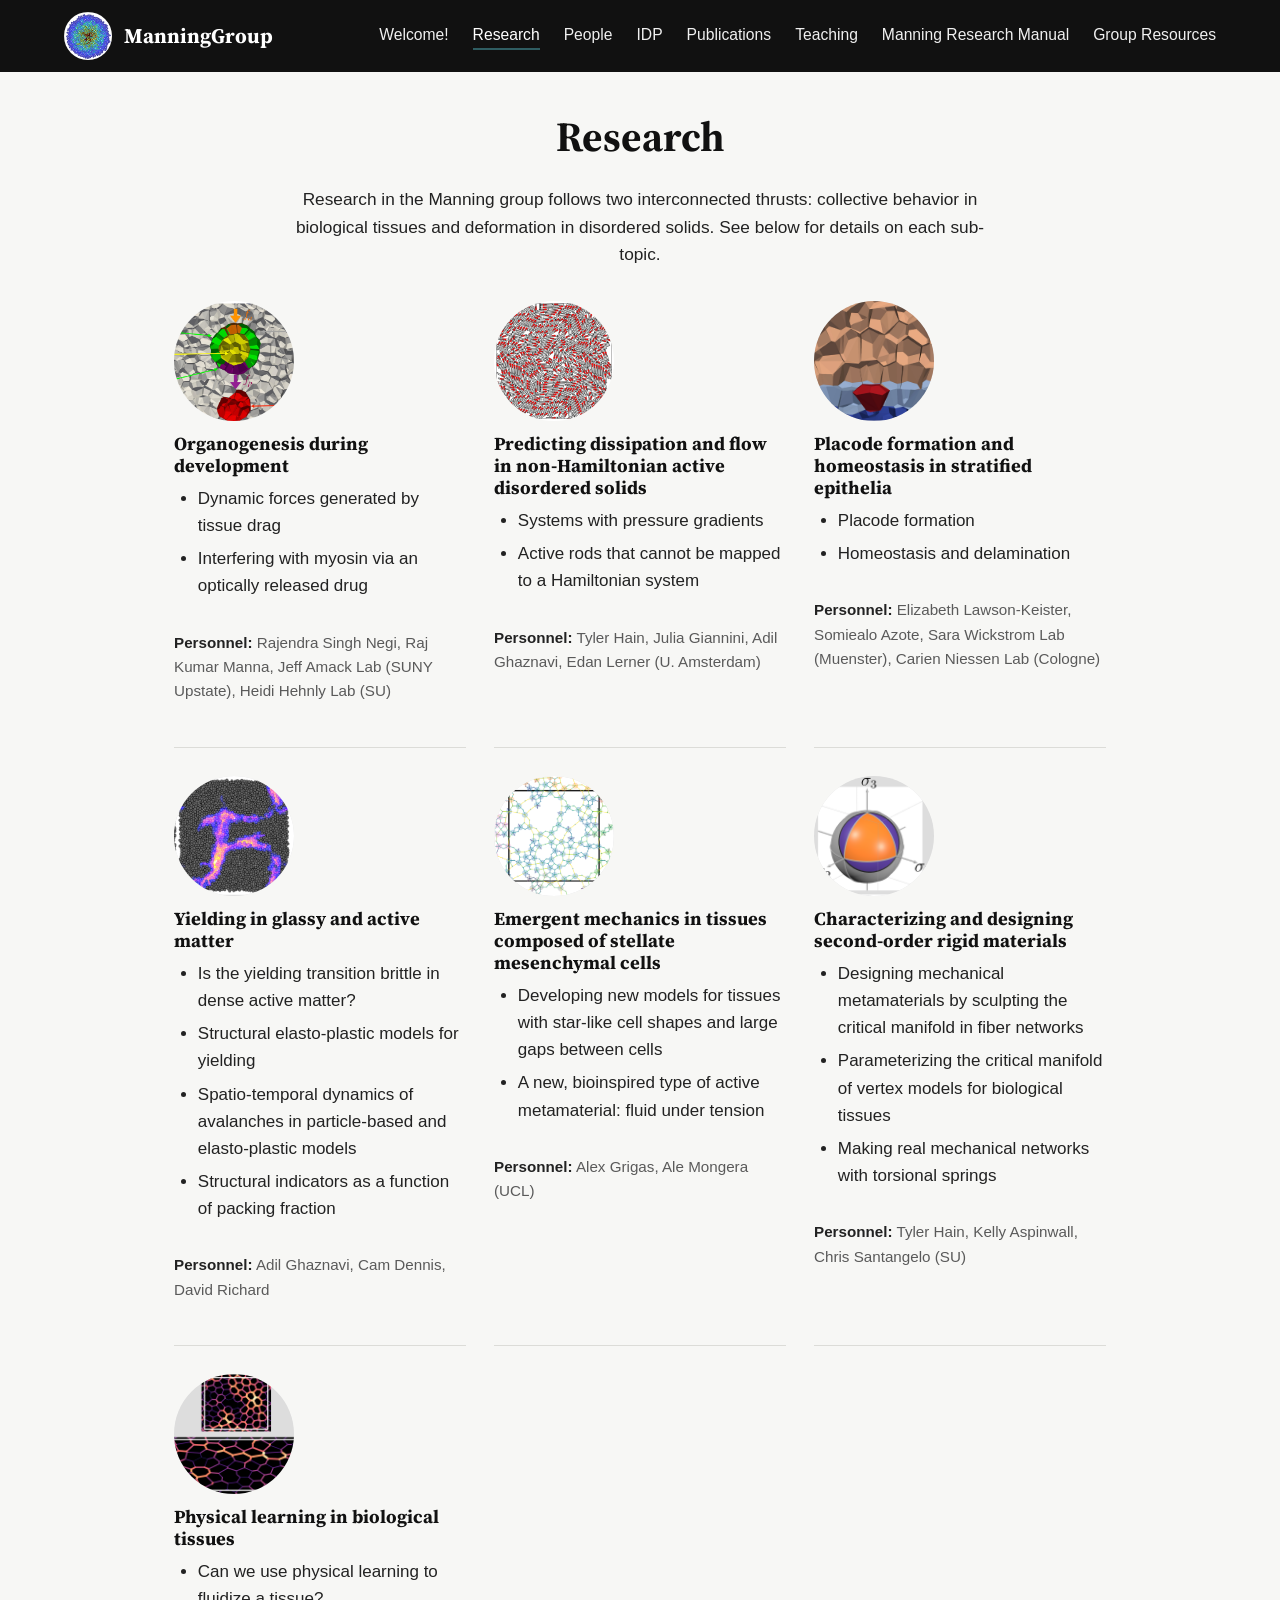
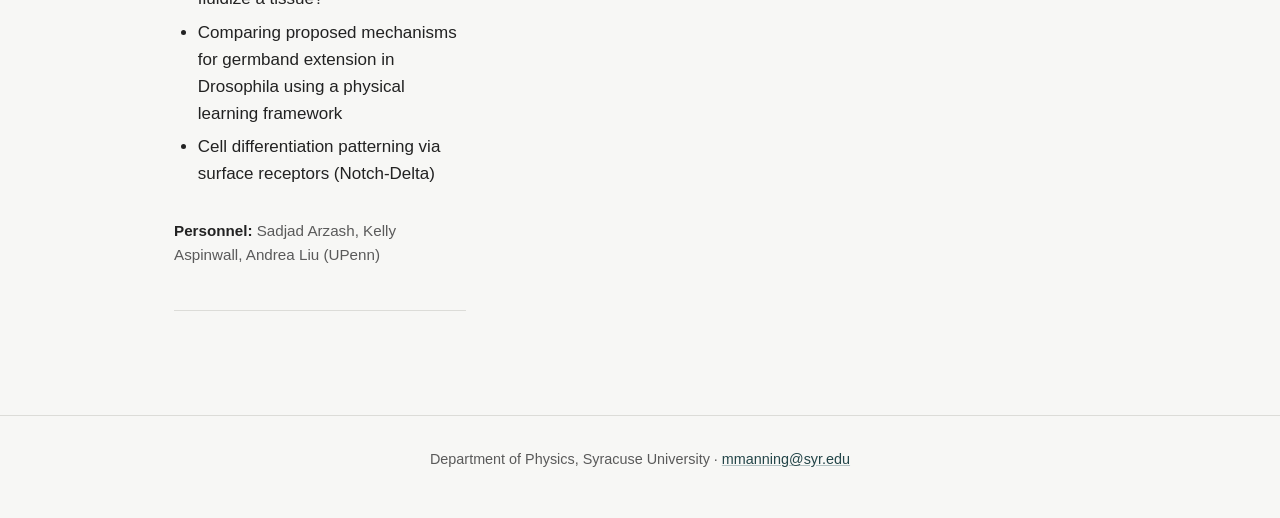
<file: research.html>
<!DOCTYPE html>
<html lang="en">
<head>
<meta charset="UTF-8">
<meta name="viewport" content="width=device-width, initial-scale=1.0">
<link rel="icon" type="image/png" sizes="32x32" href="assets/img/favicon-32.png">
<link rel="icon" type="image/png" sizes="16x16" href="assets/img/favicon-16.png">
<link rel="icon" type="image/png" sizes="192x192" href="assets/img/favicon-192.png">
<link rel="apple-touch-icon" href="assets/img/apple-touch-icon.png">
<link rel="shortcut icon" href="favicon.ico">
<title>Research &ndash; ManningGroup</title>
<link rel="stylesheet" href="assets/css/style.css">
</head>
<body data-page="research.html">

<main>
  <h1 class="page-title">Research</h1>
  <p class="lede intro-center">Research in the Manning group follows two interconnected thrusts: collective behavior in biological tissues and deformation in disordered solids. See below for details on each sub-topic.</p>

  <div class="research-grid">

    <div class="project-card">
      <img class="project-image" src="assets/img/research/organogenesis.png" alt="Simulation of Kupffer's vesicle showing anterior (f_a) and posterior (f_p) drag forces on cells during organogenesis">
      <h3>Organogenesis during development</h3>
      <ul>
        <li>Dynamic forces generated by tissue drag</li>
        <li>Interfering with myosin via an optically released drug</li>
      </ul>
      <p class="personnel"><strong>Personnel:</strong> Rajendra Singh Negi, Raj Kumar Manna, Jeff Amack Lab (SUNY Upstate), Heidi Hehnly Lab (SU)</p>
    </div>

    <div class="project-card">
      <img class="project-image" src="assets/img/research/dissipation-flow.png" alt="Simulation of active rod-shaped particles packed together, with red indicating polarity or force direction">
      <h3>Predicting dissipation and flow in non-Hamiltonian active disordered solids</h3>
      <ul>
        <li>Systems with pressure gradients</li>
        <li>Active rods that cannot be mapped to a Hamiltonian system</li>
      </ul>
      <p class="personnel"><strong>Personnel:</strong> Tyler Hain, Julia Giannini, Adil Ghaznavi, Edan Lerner (U. Amsterdam)</p>
    </div>

    <div class="project-card">
      <img class="project-image" src="assets/img/research/placode.png" alt="3D vertex model showing a placode (red, invaginating cell) forming within a stratified epithelial tissue">
      <h3>Placode formation and homeostasis in stratified epithelia</h3>
      <ul>
        <li>Placode formation</li>
        <li>Homeostasis and delamination</li>
      </ul>
      <p class="personnel"><strong>Personnel:</strong> Elizabeth Lawson-Keister, Somiealo Azote, Sara Wickstrom Lab (Muenster), Carien Niessen Lab (Cologne)</p>
    </div>

    <div class="project-card">
      <img class="project-image" src="assets/img/research/yielding.png" alt="Simulation of a sheared amorphous packing showing a localized shear band of non-affine displacement">
      <h3>Yielding in glassy and active matter</h3>
      <ul>
        <li>Is the yielding transition brittle in dense active matter?</li>
        <li>Structural elasto-plastic models for yielding</li>
        <li>Spatio-temporal dynamics of avalanches in particle-based and elasto-plastic models</li>
        <li>Structural indicators as a function of packing fraction</li>
      </ul>
      <p class="personnel"><strong>Personnel:</strong> Adil Ghaznavi, Cam Dennis, David Richard</p>
    </div>

    <div class="project-card">
      <img class="project-image" src="assets/img/research/mesenchyme.png" alt="Network model of stellate mesenchymal cells showing sparse, star-shaped connectivity with large gaps between cells">
      <h3>Emergent mechanics in tissues composed of stellate mesenchymal cells</h3>
      <ul>
        <li>Developing new models for tissues with star-like cell shapes and large gaps between cells</li>
        <li>A new, bioinspired type of active metamaterial: fluid under tension</li>
      </ul>
      <p class="personnel"><strong>Personnel:</strong> Alex Grigas, Ale Mongera (UCL)</p>
    </div>

    <div class="project-card">
      <img class="project-image" src="assets/img/research/rigidity.png" alt="Sphere showing the critical stress manifold in three-dimensional stress space, separating rigid (orange) and floppy (purple) regions">
      <h3>Characterizing and designing second-order rigid materials</h3>
      <ul>
        <li>Designing mechanical metamaterials by sculpting the critical manifold in fiber networks</li>
        <li>Parameterizing the critical manifold of vertex models for biological tissues</li>
        <li>Making real mechanical networks with torsional springs</li>
      </ul>
      <p class="personnel"><strong>Personnel:</strong> Tyler Hain, Kelly Aspinwall, Chris Santangelo (SU)</p>
    </div>

    <div class="project-card">
      <img class="project-image" src="assets/img/research/physical-learning.png" alt="Vertex model tissue network with edge tensions colored by strength, showing localized high-tension pathways">
      <h3>Physical learning in biological tissues</h3>
      <ul>
        <li>Can we use physical learning to fluidize a tissue?</li>
        <li>Comparing proposed mechanisms for germband extension in Drosophila using a physical learning framework</li>
        <li>Cell differentiation patterning via surface receptors (Notch-Delta)</li>
      </ul>
      <p class="personnel"><strong>Personnel:</strong> Sadjad Arzash, Kelly Aspinwall, Andrea Liu (UPenn)</p>
    </div>

  </div>
</main>

<script src="assets/js/site.js"></script>
</body>
</html>
</file>
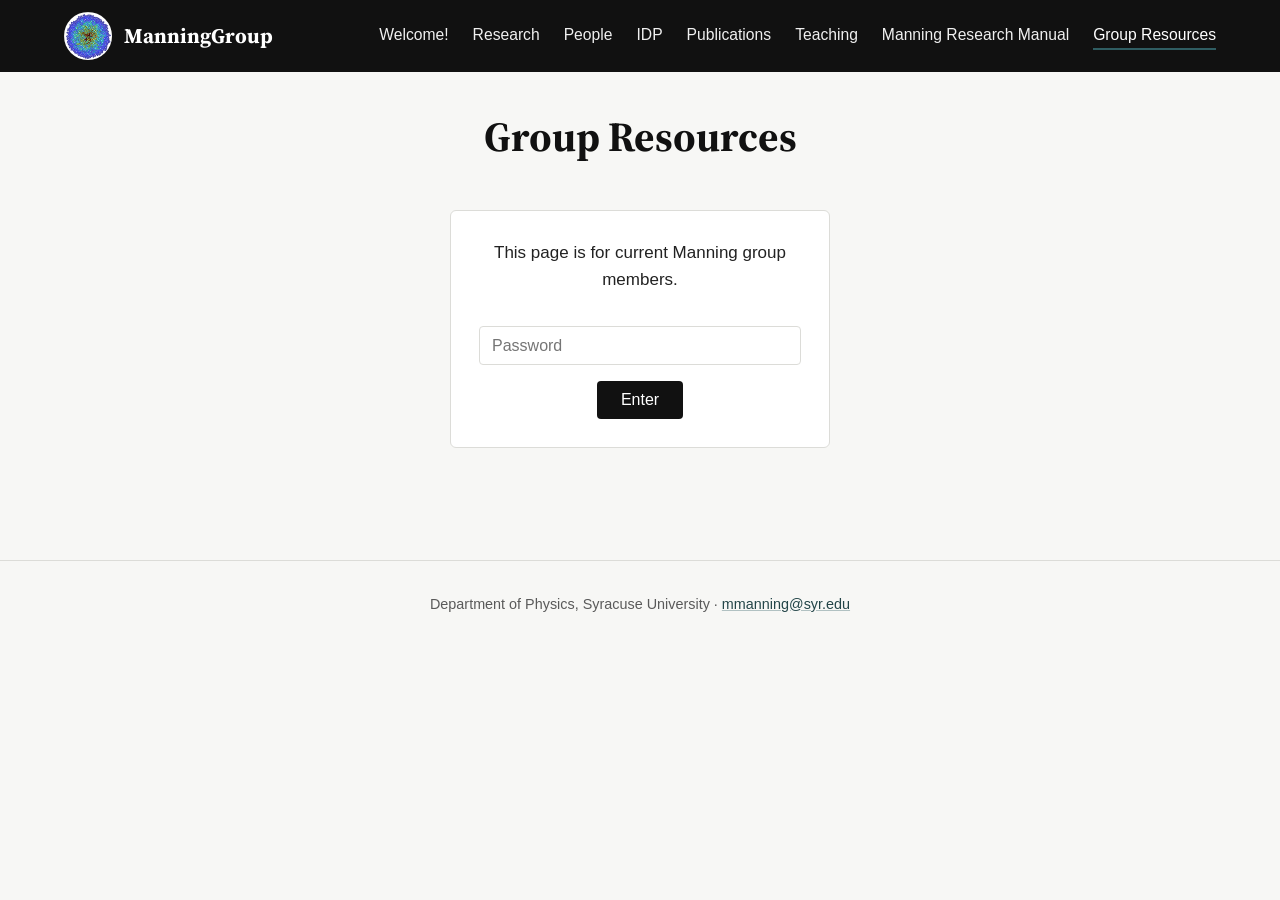
<file: resources.html>
<!DOCTYPE html>
<html lang="en">
<head>
<meta charset="UTF-8">
<meta name="viewport" content="width=device-width, initial-scale=1.0">
<link rel="icon" type="image/png" sizes="32x32" href="assets/img/favicon-32.png">
<link rel="icon" type="image/png" sizes="16x16" href="assets/img/favicon-16.png">
<link rel="icon" type="image/png" sizes="192x192" href="assets/img/favicon-192.png">
<link rel="apple-touch-icon" href="assets/img/apple-touch-icon.png">
<link rel="shortcut icon" href="favicon.ico">
<title>Group Resources &ndash; ManningGroup</title>
<link rel="stylesheet" href="assets/css/style.css">
</head>
<body data-page="resources.html">

<main>
  <h1 class="page-title">Group Resources</h1>

  <div id="password-gate" class="password-gate">
    <p>This page is for current Manning group members.</p>
    <form id="password-form">
      <input type="password" id="password-input" placeholder="Password" autocomplete="off" required>
      <br>
      <button type="submit">Enter</button>
      <p id="password-error" class="password-error">Incorrect password &mdash; try again.</p>
    </form>
  </div>

  <div id="protected-content" style="display: none;">

    <p class="lede">Resources for performing research in the Manning group. Updated October 2026</p>

    <p class="resource-note"><em>We are rebuilding resources after losing items due to Google Drive idiosyncracies. We have created a Microsoft Team for storing long-term group resources. Ask Lisa to be added to the group. Here is a link to the <a href="https://sumailsyr.sharepoint.com/sites/ManningResearchGroup/Shared%20Documents/Forms/AllItems.aspx" target="_blank" rel="noopener">documents</a> folder for that team.</em></p>

    <div class="section-block">
      <h2>1. Computation presentations and resources</h2>
      <ul>
        <li>Git (Daniel) &mdash; <a href="https://gitlab.com/dmsussman/workingWithGit/-/tree/master/" target="_blank" rel="noopener">slides</a></li>
        <li>Google Doc: Smatter cluster users FAQ &mdash; expectations for using the cluster
          <ul><li>Add submit file examples for OpenMP, Singularity, etc.</li></ul>
        </li>
        <li><a href="https://matplotlib.org/" target="_blank" rel="noopener">Using matplotlib for figures</a></li>
        <li>Adobe Illustrator or PowerPoint for editing figures or making figure panels. Illustrator can be requested for research use on a managed laptop &mdash; email A&amp;S ITS (<a href="mailto:consult@cas.syr.edu">consult@cas.syr.edu</a>) and see unique software link below.</li>
        <li>How to digitize data from a figure (update using Claude)</li>
        <li>Paraview
          <ul>
            <li>Paper (Paula): <a href="https://www.biorxiv.org/content/10.1101/2021.10.15.464601v1" target="_blank" rel="noopener">bioRxiv</a></li>
            <li>GitHub: <a href="https://github.com/pcsanematsu/vis3Dvertex" target="_blank" rel="noopener">pcsanematsu/vis3Dvertex</a></li>
          </ul>
        </li>
        <li>Azure VPN &mdash; once you&rsquo;re added to the VPN group, give it 15 minutes to activate, then follow the <a href="https://su-jsm.atlassian.net/wiki/spaces/ITHELP/pages/159940977/Azure+VPN" target="_blank" rel="noopener">setup instructions</a>. Larne can set this up for students; postdocs and faculty should go through A&amp;S IT (<a href="mailto:consult@cas.syr.edu">consult@cas.syr.edu</a>). Try RDS first if it meets your needs &mdash; Linux-at-home users can&rsquo;t use the VPN and need an alternate route in. For offsite access help, email <a href="mailto:researchcomputing@syr.edu">researchcomputing@syr.edu</a>.</li>
        <li><a href="https://htcondor.readthedocs.io/en/latest/index.html" target="_blank" rel="noopener">HTCondor documentation</a></li>
        <li>Cell GPU GitHub (Daniel): <a href="https://github.com/sussmanLab/cellGPU" target="_blank" rel="noopener">sussmanLab/cellGPU</a></li>
        <li><a href="https://github.com/orgs/Manning-Research-Group/" target="_blank" rel="noopener">Group GitHub page</a></li>
        <li>Working with GitHub (Daniel Sussman): <a href="https://github.com/sussmanLab/workingWithGit" target="_blank" rel="noopener">sussmanLab/workingWithGit</a></li>
      </ul>
    </div>

    <div class="section-block">
      <h2>2. Software</h2>
      <ul>
        <li><a href="https://su-jsm.atlassian.net/wiki/spaces/artsandsciences/pages/153880988/Arts+Sciences+Computing+Services" target="_blank" rel="noopener">Research laptop support from College of Arts and Sciences</a></li>
        <li><a href="https://su-jsm.atlassian.net/wiki/spaces/artsandsciences/pages/949747714/Software+Requests+via+myaccess.microsoft.com" target="_blank" rel="noopener">Unique software requests</a></li>
        <li><a href="https://its.syr.edu/services/" target="_blank" rel="noopener">General software and services from the University-wide ITS</a></li>
        <li>Cyberduck / <a href="https://mountainduck.io/" target="_blank" rel="noopener">Mountain Duck</a></li>
        <li><a href="https://filezilla-project.org/" target="_blank" rel="noopener">FileZilla</a> &mdash; a free file transfer program</li>
        <li>Text editors: Sublime Text (+ plugins), Atom, Vim</li>
      </ul>
    </div>

    <div class="section-block">
      <h2>3. Literature</h2>
      <ul>
        <li>How to set up/check <a href="https://video.syr.edu/media/t/1_dwxqep6k" target="_blank" rel="noopener">Google Scholar alerts</a> (Emily, video)</li>
        <li>Information about the <a href="https://www.zotero.org/groups/4600882/manningresearch/items" target="_blank" rel="noopener">group Zotero library</a> (notes by Sadjad). Ask Lisa to be added to the Manning Research Zotero group.</li>
      </ul>
    </div>

    <div class="section-block">
      <h2>4. Mailing lists</h2>
      <ul>
        <li>SU listservs:
          <ul>
            <li><a href="https://su-jsm.atlassian.net/wiki/spaces/ITHELP/pages/159941631/Listserv+Subscriber+How-To+s" target="_blank" rel="noopener">Instructions for subscribing yourself</a></li>
            <li>Physics Dept. Soft Matter Seminar: <a href="mailto:CMBIOSEMINARPHY@listserv.syr.edu">CMBIOSEMINARPHY@listserv.syr.edu</a></li>
            <li>BioInspired groups:
              <ul>
                <li>BioInspired listserv: <a href="mailto:BIOINSPIRED@LISTSERV.SYR.EDU">BIOINSPIRED@LISTSERV.SYR.EDU</a></li>
                <li>NRT associate listserv: <a href="mailto:nrtassociates@listserv.syr.edu">nrtassociates@listserv.syr.edu</a> and website: <a href="https://bioinspired.syr.edu/emirge-bio/" target="_blank" rel="noopener">https://bioinspired.syr.edu/emirge-bio/</a></li>
              </ul>
            </li>
          </ul>
        </li>
        <li>External lists &mdash; conferences, job postings:
          <ul>
            <li><a href="https://www.jiscmail.ac.uk/cgi-bin/wa-jisc.exe?SUBED1=SOFT-MATTER&A=1" target="_blank" rel="noopener">Leeds soft matter mailing list</a></li>
            <li><a href="https://engage.aps.org/dsoft/communities/community-home?communitykey=0a11b505-207b-48c1-a483-e5f31667ceb4" target="_blank" rel="noopener">APS Division of Soft Matter (DSOFT) Digest</a></li>
            <li>Humans of Soft Matter: <a href="mailto:humansoftmatter@googlegroups.com">humansoftmatter@googlegroups.com</a>, website: <a href="https://groups.google.com/g/humansoftmatter/about" target="_blank" rel="noopener">https://groups.google.com/g/humansoftmatter/about</a>, contact moderators Karen Daniels, <a href="mailto:kedaniels@gmail.com">kedaniels@gmail.com</a>, Jenny Ross, <a href="mailto:dr.jennyross@syr.edu">dr.jennyross@syr.edu</a> to be added.</li>
          </ul>
        </li>
      </ul>
    </div>

    <div class="section-block">
      <h2>5. Research presentations/documents</h2>
      <ul>
        <li>Poster template (<a href="https://teams.microsoft.com/l/channel/19%3Ae32c065196a141bfbf14c3c2c42b41f5%40thread.tacv2/Posters?groupId=375cf17b-c834-4d35-ade1-0ca72c4b156f&amp;tenantId=4278a402-1a9e-4eb9-8414-ffb55a5fcf1e" target="_blank" rel="noopener">example posters</a>), <a href="https://sumailsyr.sharepoint.com/:p:/r/sites/ManningResearchGroup/Shared%20Documents/General/Manning%20Research%20PPT%20template.pptx?d=w710acb67bed14d7e8e179cee194bf572&amp;csf=1&amp;web=1&amp;e=uax4FY" target="_blank" rel="noopener">presentation template</a></li>
        <li><a href="https://teams.microsoft.com/l/channel/19%3Ad4d45130db8d49788b842a89823e47de%40thread.tacv2/Thesis%20documents%20and%20oral%20defense%20documents?groupId=375cf17b-c834-4d35-ade1-0ca72c4b156f&amp;tenantId=4278a402-1a9e-4eb9-8414-ffb55a5fcf1e" target="_blank" rel="noopener">Thesis documents and oral defense documents</a></li>
        <li><a href="https://www.overleaf.com/latex/templates/syracuse-university-ph-dot-d-dissertation-latex-template-unofficial/fdhcztshtqrp" target="_blank" rel="noopener">Ph.D. thesis template</a></li>
        <li><a href="https://graduateschool.syr.edu/current-students/graduation/preparing-your-thesis-dissertation/" target="_blank" rel="noopener">SU thesis information</a></li>
        <li>Everyone&rsquo;s in-depth research presentations:
          <ul>
            <li><a href="https://teams.microsoft.com/l/channel/19%3Az2zdiIGsicoxo_ww9atcUW0ONcfHR0wQSxY7QjI1li41%40thread.tacv2/Research%20presentations%202026?groupId=375cf17b-c834-4d35-ade1-0ca72c4b156f&amp;tenantId=4278a402-1a9e-4eb9-8414-ffb55a5fcf1e&amp;ngc=true&amp;allowXTenantAccess=true" target="_blank" rel="noopener">2026</a></li>
            <li><a href="https://teams.microsoft.com/l/channel/19%3Ab24ffd55f80a4eed8d35d107626b3ee6%40thread.tacv2/Research%20presentations%202025?groupId=375cf17b-c834-4d35-ade1-0ca72c4b156f&amp;tenantId=4278a402-1a9e-4eb9-8414-ffb55a5fcf1e" target="_blank" rel="noopener">2025</a></li>
            <li><a href="https://teams.microsoft.com/l/channel/19%3A0a5a0b92858e4fa0bcdb506d0a270cdc%40thread.tacv2/Research%20presentations%202024%20and%20prior?groupId=375cf17b-c834-4d35-ade1-0ca72c4b156f&amp;tenantId=4278a402-1a9e-4eb9-8414-ffb55a5fcf1e" target="_blank" rel="noopener">2024 and prior</a></li>
          </ul>
        </li>
        <li><a href="https://teams.microsoft.com/l/channel/19%3Aba4f15c3452f4db99854741e93cf1ac4%40thread.tacv2/Pedagogical%20presentations%202025?groupId=375cf17b-c834-4d35-ade1-0ca72c4b156f&amp;tenantId=4278a402-1a9e-4eb9-8414-ffb55a5fcf1e" target="_blank" rel="noopener">Pedagogical presentations</a></li>
        <li><a href="https://teams.microsoft.com/l/channel/19%3A9c73b6e612714f4e9b7b807b00176bf9%40thread.tacv2/Lisa%20presentations?groupId=375cf17b-c834-4d35-ade1-0ca72c4b156f&amp;tenantId=4278a402-1a9e-4eb9-8414-ffb55a5fcf1e" target="_blank" rel="noopener">Lisa&rsquo;s conference talks</a></li>
      </ul>
    </div>

    <div class="section-block">
      <h2>6. Lisa&rsquo;s calendar</h2>
      <p><a href="https://outlook.office365.com/calendar/published/4968cb0c08a342849af5ae9c139ddadb@syr.edu/89f780c1856a4730b9545bb24187765110596348758407727710/calendar.html" target="_blank" rel="noopener">View published calendar</a></p>
    </div>

    <div class="section-block">
      <h2>7. Guides for how to do stuff</h2>
      <ul>
        <li><a href="https://sumailsyr.sharepoint.com/:w:/r/sites/ManningResearchGroup/Shared%20Documents/General/Steps%20for%20reviewing%20a%20manuscript%20with%20your%20advisor.docx?d=w16e4aa31021a448995edef657a2984fc&amp;csf=1&amp;web=1&amp;e=DjyYrS" target="_blank" rel="noopener">How to review a manuscript</a></li>
        <li><a href="https://sumailsyr.sharepoint.com/:w:/r/sites/ManningResearchGroup/Shared%20Documents/General/One%20way%20to%20write%20a%20social%20media%20explainer.docx?d=w169f10711d4d4d52a880d29e924a8fd8&amp;csf=1&amp;web=1&amp;e=j8BNbt" target="_blank" rel="noopener">How to create a social media explainer</a></li>
      </ul>
      <p class="resource-note">See also the full <a href="manual.html">Manning Research Group Manual</a>, which covers meeting expectations in more detail.</p>
    </div>

    <div class="section-block">
      <h2>8. PDF references</h2>
      <ul>
        <li>States of Matter</li>
        <li>Statistical Mechanics</li>
        <li>Computer Simulation of Liquids</li>
        <li>Theory of Elasticity</li>
      </ul>
    </div>

    <div class="section-block">
      <h2>9. Miscellaneous</h2>
      <ul>
        <li>More here</li>
      </ul>
    </div>

    <div class="section-block">
      <h2>10. Writing resources</h2>
      <ul>
        <li><a href="https://sumailsyr.sharepoint.com/:b:/r/sites/ManningResearchGroup/Shared%20Documents/General/Writing_workshop_exercise_v2.pdf?d=w38276b4af71b4b53b21ad73c267a83f5&amp;csf=1&amp;web=1&amp;e=zDPe2P" target="_blank" rel="noopener">Writing_workshop_exercise_v2.pdf</a></li>
        <li><a href="https://sumailsyr.sharepoint.com/:b:/r/sites/ManningResearchGroup/Shared%20Documents/General/Writing%20workshop%20notes.pdf?d=wa8c0cd59dab943ac983e91faef1fa21d&amp;csf=1&amp;web=1&amp;e=61tHgH" target="_blank" rel="noopener">Writing workshop notes.pdf</a></li>
        <li><a href="https://sumailsyr.sharepoint.com/:w:/r/sites/ManningResearchGroup/Shared%20Documents/General/Writing%20workshop%20breakout%20room%20prompts.docx?d=w28c4ac50ff0e40a18cd6042ea6877006&amp;csf=1&amp;web=1&amp;e=ioQ9EK" target="_blank" rel="noopener">Writing workshop breakout room prompts.docx</a></li>
        <li><a href="https://a.co/d/0fd7c1Yf" target="_blank" rel="noopener"><em>Writing Science</em> by Joshua Schimel</a></li>
      </ul>
    </div>

    <div class="section-block">
      <h2>11. Funding acknowledgements</h2>
      <ul>
        <li>DMR-CMMT-2532170 (new Active Glass 2025)</li>
        <li>NIH 1R01GM165934 (Stellate mesenchyme NIH)</li>
        <li>NIH R56HD118044 (Jeff 1-year)</li>
        <li>NSF DGE-2345686 (NRT)</li>
        <li>CZI: This project has been made possible in part by grant number 2023&ndash;329572 from the Chan Zuckerberg Initiative DAF, an advised fund of Silicon Valley Community Foundation</li>
        <li>R01HD099031 (old R01 Fall 2020)</li>
        <li>NSF-CMMI-2230841 (NSF BMMB)</li>
        <li>KITP 2026: Gordon and Betty Moore Foundation Grant No. 2919.02, This research was supported in part by grant no. NSF PHY-2309135 to the Kavli Institute for Theoretical Physics (KITP)</li>
        <li>Syracuse University HTC Campus Grid and NSF award ACI-1341006</li>
      </ul>
    </div>

  </div>
</main>

<script src="assets/js/site.js"></script>
<script src="assets/js/resources-gate.js"></script>
</body>
</html>
</file>
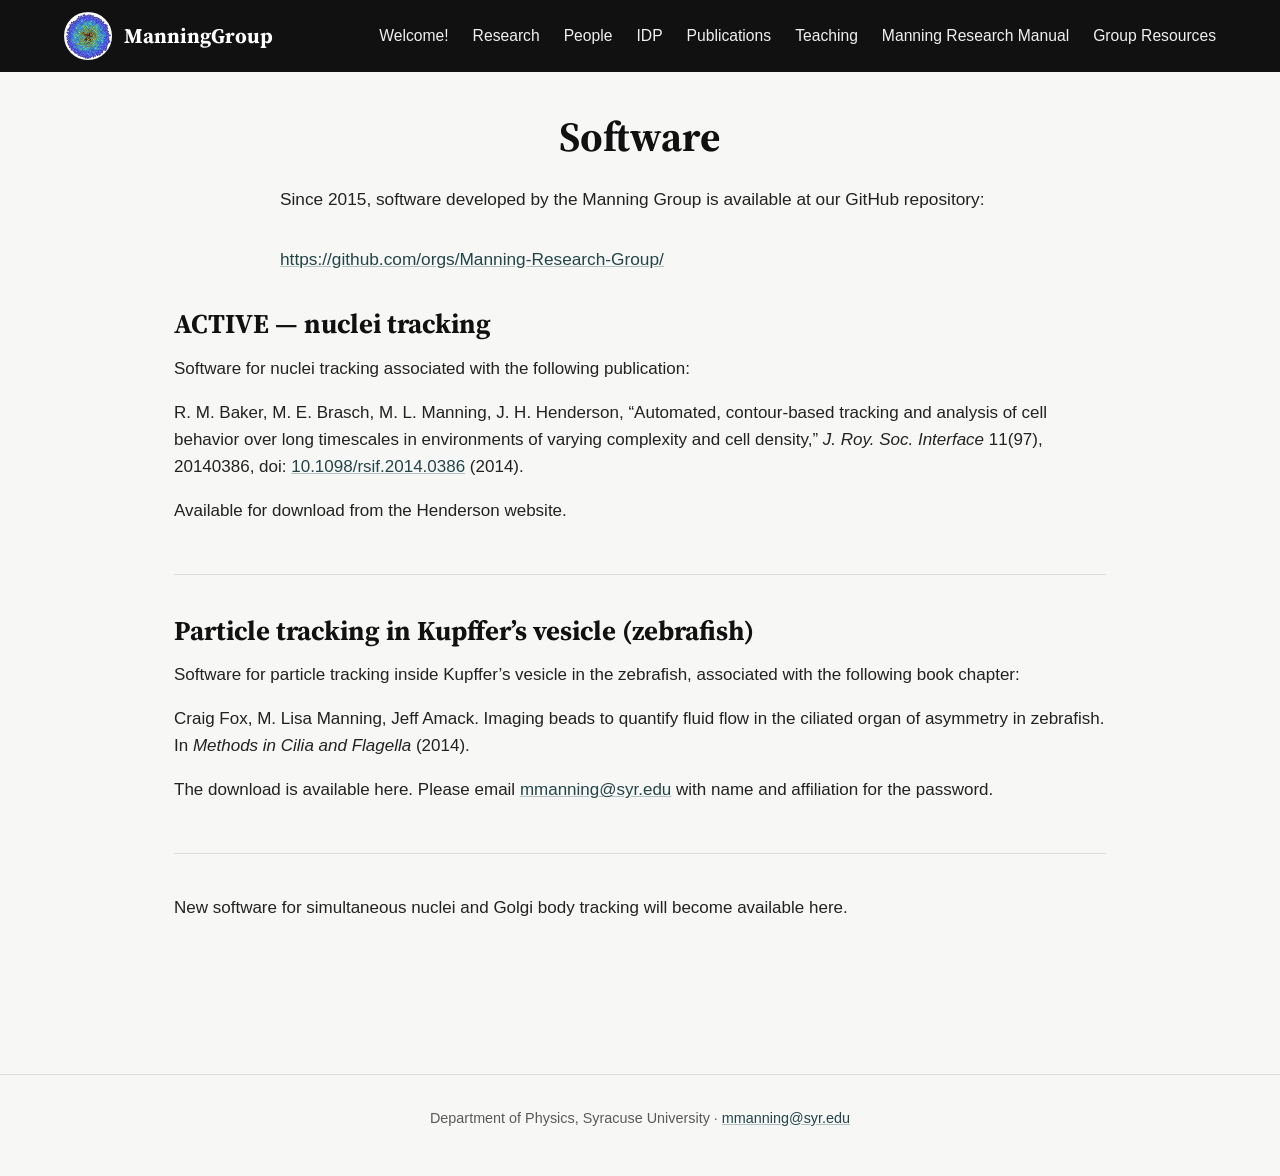
<file: software.html>
<!DOCTYPE html>
<html lang="en">
<head>
<meta charset="UTF-8">
<meta name="viewport" content="width=device-width, initial-scale=1.0">
<link rel="icon" type="image/png" sizes="32x32" href="assets/img/favicon-32.png">
<link rel="icon" type="image/png" sizes="16x16" href="assets/img/favicon-16.png">
<link rel="icon" type="image/png" sizes="192x192" href="assets/img/favicon-192.png">
<link rel="apple-touch-icon" href="assets/img/apple-touch-icon.png">
<link rel="shortcut icon" href="favicon.ico">
<title>Software &ndash; ManningGroup</title>
<link rel="stylesheet" href="assets/css/style.css">
</head>
<body data-page="software.html">

<main>
  <h1 class="page-title">Software</h1>

  <p class="lede">Since 2015, software developed by the Manning Group is available at our GitHub repository:</p>
  <p class="lede"><a href="https://github.com/orgs/Manning-Research-Group/" target="_blank" rel="noopener">https://github.com/orgs/Manning-Research-Group/</a></p>

  <div class="section-block">
    <h2>ACTIVE &mdash; nuclei tracking</h2>
    <p>Software for nuclei tracking associated with the following publication:</p>
    <p>R. M. Baker, M. E. Brasch, M. L. Manning, J. H. Henderson, &ldquo;Automated, contour-based tracking and analysis of cell behavior over long timescales in environments of varying complexity and cell density,&rdquo; <em>J. Roy. Soc. Interface</em> 11(97), 20140386, doi: <a href="https://doi.org/10.1098/rsif.2014.0386" target="_blank" rel="noopener">10.1098/rsif.2014.0386</a> (2014).</p>
    <p>Available for download from the Henderson website.</p>
  </div>

  <div class="section-block">
    <h2>Particle tracking in Kupffer&rsquo;s vesicle (zebrafish)</h2>
    <p>Software for particle tracking inside Kupffer&rsquo;s vesicle in the zebrafish, associated with the following book chapter:</p>
    <p>Craig Fox, M. Lisa Manning, Jeff Amack. Imaging beads to quantify fluid flow in the ciliated organ of asymmetry in zebrafish. In <em>Methods in Cilia and Flagella</em> (2014).</p>
    <p>The download is available here. Please email <a href="mailto:mmanning@syr.edu">mmanning@syr.edu</a> with name and affiliation for the password.</p>
  </div>

  <div class="section-block">
    <p>New software for simultaneous nuclei and Golgi body tracking will become available here.</p>
  </div>
</main>

<script src="assets/js/site.js"></script>
</body>
</html>
</file>
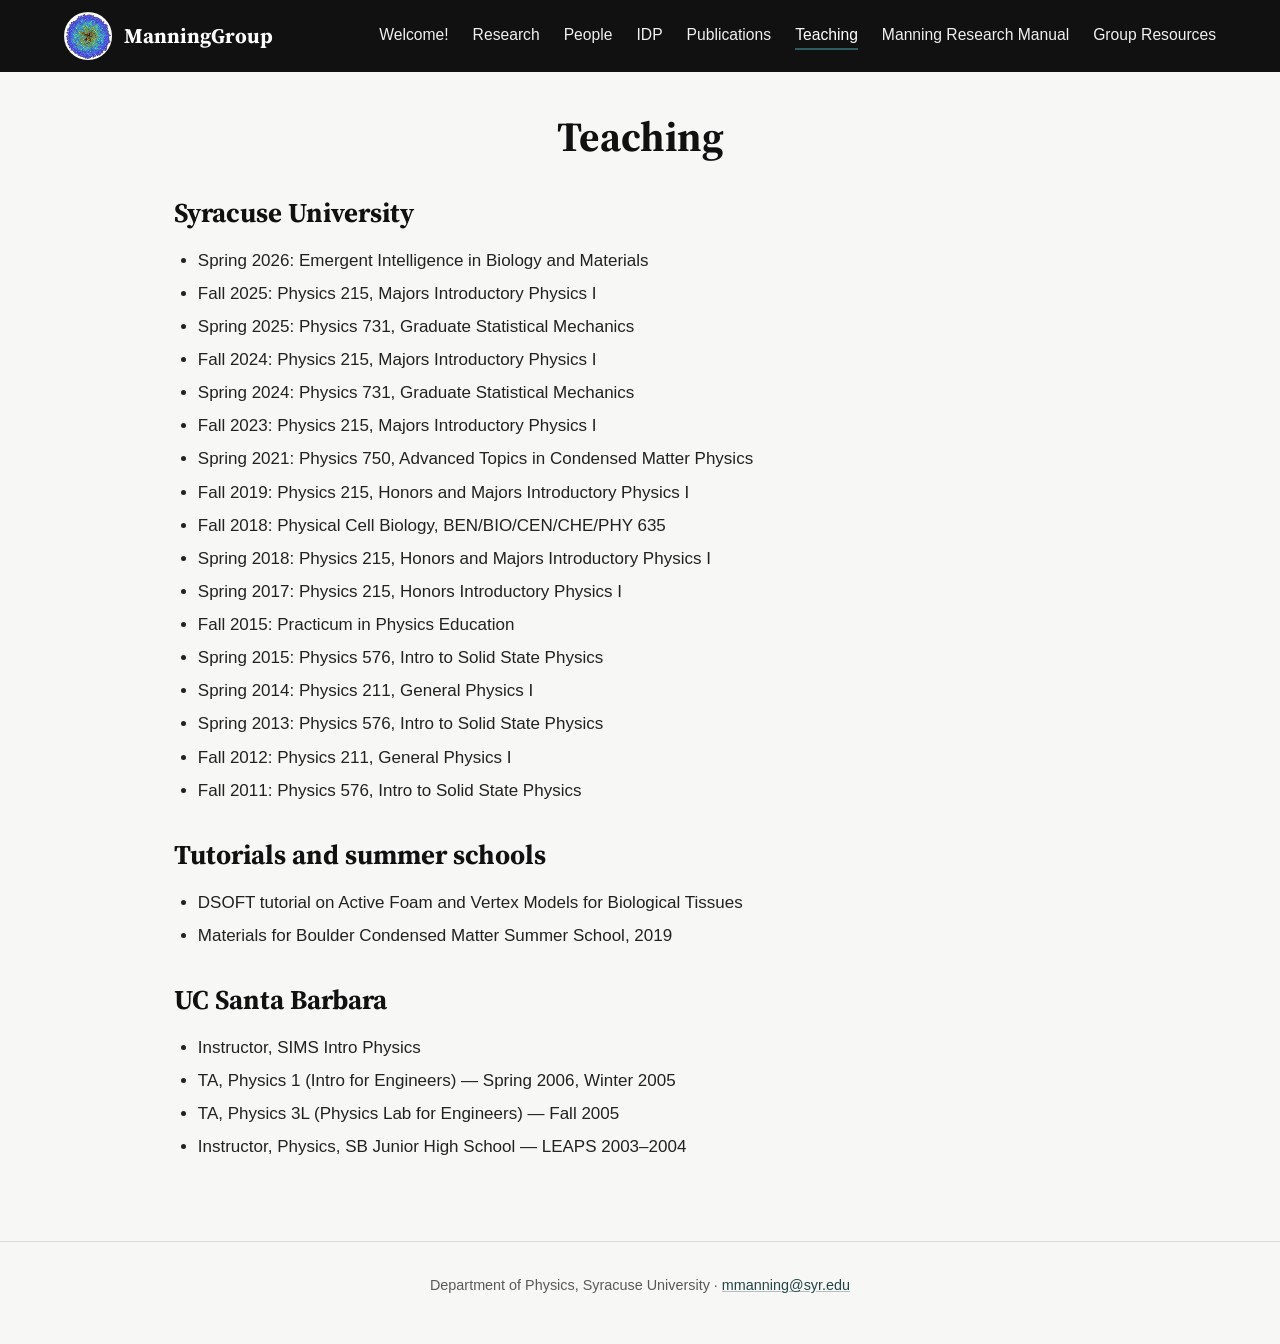
<file: teaching.html>
<!DOCTYPE html>
<html lang="en">
<head>
<meta charset="UTF-8">
<meta name="viewport" content="width=device-width, initial-scale=1.0">
<link rel="icon" type="image/png" sizes="32x32" href="assets/img/favicon-32.png">
<link rel="icon" type="image/png" sizes="16x16" href="assets/img/favicon-16.png">
<link rel="icon" type="image/png" sizes="192x192" href="assets/img/favicon-192.png">
<link rel="apple-touch-icon" href="assets/img/apple-touch-icon.png">
<link rel="shortcut icon" href="favicon.ico">
<title>Teaching &ndash; ManningGroup</title>
<link rel="stylesheet" href="assets/css/style.css">
</head>
<body data-page="teaching.html">

<main>
  <h1 class="page-title">Teaching</h1>

  <h2>Syracuse University</h2>
  <ul class="plain-list">
    <li>Spring 2026: Emergent Intelligence in Biology and Materials</li>
    <li>Fall 2025: Physics 215, Majors Introductory Physics I</li>
    <li>Spring 2025: Physics 731, Graduate Statistical Mechanics</li>
    <li>Fall 2024: Physics 215, Majors Introductory Physics I</li>
    <li>Spring 2024: Physics 731, Graduate Statistical Mechanics</li>
    <li>Fall 2023: Physics 215, Majors Introductory Physics I</li>
    <li>Spring 2021: Physics 750, Advanced Topics in Condensed Matter Physics</li>
    <li>Fall 2019: Physics 215, Honors and Majors Introductory Physics I</li>
    <li>Fall 2018: Physical Cell Biology, BEN/BIO/CEN/CHE/PHY 635</li>
    <li>Spring 2018: Physics 215, Honors and Majors Introductory Physics I</li>
    <li>Spring 2017: Physics 215, Honors Introductory Physics I</li>
    <li>Fall 2015: Practicum in Physics Education</li>
    <li>Spring 2015: Physics 576, Intro to Solid State Physics</li>
    <li>Spring 2014: Physics 211, General Physics I</li>
    <li>Spring 2013: Physics 576, Intro to Solid State Physics</li>
    <li>Fall 2012: Physics 211, General Physics I</li>
    <li>Fall 2011: Physics 576, Intro to Solid State Physics</li>
  </ul>

  <h2>Tutorials and summer schools</h2>
  <ul class="plain-list">
    <li>DSOFT tutorial on Active Foam and Vertex Models for Biological Tissues</li>
    <li>Materials for Boulder Condensed Matter Summer School, 2019</li>
  </ul>

  <h2>UC Santa Barbara</h2>
  <ul class="plain-list">
    <li>Instructor, SIMS Intro Physics</li>
    <li>TA, Physics 1 (Intro for Engineers) &mdash; Spring 2006, Winter 2005</li>
    <li>TA, Physics 3L (Physics Lab for Engineers) &mdash; Fall 2005</li>
    <li>Instructor, Physics, SB Junior High School &mdash; LEAPS 2003&ndash;2004</li>
  </ul>
</main>

<script src="assets/js/site.js"></script>
</body>
</html>
</file>
<file: assets/css/style.css>
/* ManningGroup site — static rebuild
   Fonts: Source Serif 4 for headings (matches the original serif display type),
   system sans-serif for body text. */

@import url('https://fonts.googleapis.com/css2?family=Source+Serif+4:ital,wght@0,400;0,600;0,700;1,400&display=swap');

:root {
  --black: #111111;
  --bg: #f7f7f5;
  --text: #222222;
  --muted: #5a5a5a;
  --rule: #dcdcd8;
  --accent: #2f5d62;
  --accent-dark: #234548;
  --max-width: 980px;
}

* { box-sizing: border-box; }

html { scroll-behavior: smooth; }

body {
  margin: 0;
  background: var(--bg);
  color: var(--text);
  font-family: -apple-system, BlinkMacSystemFont, "Segoe UI", Helvetica, Arial, sans-serif;
  font-size: 17px;
  line-height: 1.6;
}

h1, h2, h3, h4 {
  font-family: "Source Serif 4", Georgia, serif;
  font-weight: 700;
  line-height: 1.2;
  margin: 0 0 0.5em 0;
  color: var(--black);
}

h1 { font-size: 2.6rem; }
h2 { font-size: 1.7rem; margin-top: 2.2rem; }
h3 { font-size: 1.25rem; margin-top: 1.6rem; }

p { margin: 0 0 1em 0; }

a { color: var(--accent-dark); text-decoration: underline; text-decoration-color: rgba(47,93,98,0.35); }
a:hover { color: var(--accent); text-decoration-color: var(--accent); }

ul, ol { padding-left: 1.4em; }
li { margin-bottom: 0.35em; }

/* ---------- Header / nav ---------- */

header.site-header {
  background: var(--black);
  color: #fff;
}

.header-inner {
  max-width: 1200px;
  margin: 0 auto;
  padding: 0.75rem 1.5rem;
  display: flex;
  align-items: center;
  justify-content: space-between;
  flex-wrap: wrap;
  gap: 0.75rem;
}

.brand {
  display: flex;
  align-items: center;
  gap: 0.75rem;
  text-decoration: none;
}

.brand img {
  width: 48px;
  height: 48px;
  border-radius: 50%;
  object-fit: cover;
  background: #333;
  flex-shrink: 0;
}

.brand span {
  color: #fff;
  font-family: "Source Serif 4", Georgia, serif;
  font-weight: 700;
  font-size: 1.3rem;
  text-decoration: none;
}

nav.primary-nav {
  display: flex;
  flex-wrap: wrap;
  gap: 1.5rem;
}

nav.primary-nav a {
  color: #f0f0f0;
  text-decoration: none;
  font-size: 0.98rem;
}

nav.primary-nav a:hover,
nav.primary-nav a.active {
  color: #fff;
  border-bottom: 2px solid var(--accent);
}

/* mobile nav toggle */
.nav-toggle {
  display: none;
  background: none;
  border: none;
  color: #fff;
  font-size: 1.6rem;
  cursor: pointer;
}

@media (max-width: 780px) {
  .nav-toggle { display: block; }
  nav.primary-nav {
    display: none;
    width: 100%;
    flex-direction: column;
    gap: 0.9rem;
    padding-top: 0.5rem;
  }
  nav.primary-nav.open { display: flex; }
}

/* ---------- Layout ---------- */

main {
  max-width: var(--max-width);
  margin: 0 auto;
  padding: 2.5rem 1.5rem 4rem 1.5rem;
}

.page-title {
  text-align: center;
  margin-bottom: 1.5rem;
}

.hero-carousel {
  position: relative;
  width: 100%;
  max-width: 720px;
  height: 240px;
  margin: 0 auto 2rem auto;
  border-radius: 4px;
  overflow: hidden;
  background: #111;
}
.hero-slide {
  position: absolute;
  inset: 0;
  width: 100%;
  height: 100%;
  object-fit: cover;
  opacity: 0;
  transition: opacity 1s ease-in-out;
}
.hero-slide.active {
  opacity: 1;
}
.hero-slide.align-left {
  object-position: left center;
}
@media (max-width: 700px) {
  .hero-carousel { height: 160px; }
}

.lede {
  max-width: 720px;
  margin: 0 auto 2rem auto;
  font-size: 1.08rem;
}

.intro-center {
  text-align: center;
}

footer.site-footer {
  border-top: 1px solid var(--rule);
  padding: 2rem 1.5rem;
  text-align: center;
  color: var(--muted);
  font-size: 0.9rem;
}

/* ---------- Reusable content blocks ---------- */

.section-block {
  margin-bottom: 2.5rem;
  padding-bottom: 2rem;
  border-bottom: 1px solid var(--rule);
}
.section-block:last-child { border-bottom: none; }

.personnel {
  color: var(--muted);
  font-size: 0.95rem;
  margin-top: 0.5rem;
}
.personnel strong { color: var(--text); }

/* People grid */
.people-grid {
  display: grid;
  grid-template-columns: repeat(auto-fill, minmax(260px, 1fr));
  gap: 1.75rem;
  margin: 1.5rem 0 2.5rem 0;
}

.person-card {
  display: flex;
  flex-direction: column;
}
.person-photo {
  width: 120px;
  height: 120px;
  border-radius: 50%;
  object-fit: cover;
  margin-bottom: 0.75rem;
  background: #ddd;
}
.person-card h3 {
  margin-top: 0;
  margin-bottom: 0.15rem;
  font-size: 1.15rem;
}

.person-role {
  font-weight: 600;
  margin: 0 0 0.15rem 0;
}

.person-meta {
  color: var(--muted);
  font-size: 0.9rem;
  margin: 0 0 0.4rem 0;
}

.alumni-list {
  columns: 2;
  column-gap: 2.5rem;
}
@media (max-width: 700px) { .alumni-list { columns: 1; } }

.alumnus {
  break-inside: avoid;
  margin-bottom: 1.1rem;
}
.alumnus .name { font-weight: 600; }
.alumnus .meta { color: var(--muted); font-size: 0.92rem; }

/* Publications */
.pub-list {
  list-style: none;
  padding-left: 0;
  counter-reset: pub-counter;
}
.pub-list li {
  counter-increment: pub-counter;
  margin-bottom: 1.5rem;
  padding-left: 2.4em;
  position: relative;
}
.pub-list li::before {
  content: counter(pub-counter) ".";
  position: absolute;
  left: 0;
  color: var(--muted);
  font-variant-numeric: tabular-nums;
}
.pub-funding {
  display: block;
  color: var(--muted);
  font-size: 0.9rem;
  margin-top: 0.25rem;
}
.pub-list.pub-list-reverse li {
  counter-increment: pub-counter -1;
}

/* Simple table-ish lists (teaching, etc.) */
.plain-list { list-style: disc; }

/* CV note box */
.note-box {
  background: #fff;
  border: 1px solid var(--rule);
  border-left: 4px solid var(--accent);
  padding: 1rem 1.25rem;
  border-radius: 3px;
  margin: 1.5rem 0;
}

/* Bluesky feed */
.bluesky-feed {
  display: flex;
  flex-direction: column;
  gap: 1rem;
}
.bluesky-post {
  background: #fff;
  border: 1px solid var(--rule);
  border-radius: 4px;
  padding: 1rem 1.25rem;
}
.bluesky-post-text {
  margin: 0 0 0.5rem 0;
}
.bluesky-post-meta {
  margin: 0;
  color: var(--muted);
  font-size: 0.85rem;
}
.bluesky-post-meta a { color: var(--muted); text-decoration: underline; }
.bluesky-post-meta a:hover { color: var(--accent-dark); }
.bluesky-loading { color: var(--muted); }
.bluesky-follow { font-size: 0.9rem; margin-top: 0.75rem; }

/* Group photo captions */
.photo-year { font-weight: 600; margin-top: 1.5rem; }
.group-photo {
  display: block;
  width: 100%;
  max-width: 700px;
  margin: 0.5rem 0 1rem 0;
  border-radius: 4px;
  border: 1px solid var(--rule);
}

/* Password gate */
.password-gate {
  max-width: 380px;
  margin: 3rem auto;
  padding: 1.75rem;
  background: #fff;
  border: 1px solid var(--rule);
  border-radius: 6px;
  text-align: center;
}
.password-gate input[type="password"] {
  width: 100%;
  padding: 0.6rem 0.75rem;
  margin: 1rem 0;
  border: 1px solid var(--rule);
  border-radius: 4px;
  font-size: 1rem;
  box-sizing: border-box;
}
.password-gate button {
  background: var(--black);
  color: #fff;
  border: none;
  padding: 0.6rem 1.5rem;
  border-radius: 4px;
  font-size: 1rem;
  cursor: pointer;
}
.password-gate button:hover { background: var(--accent-dark); }
.password-error {
  display: none;
  color: #b3261e;
  font-size: 0.9rem;
  margin-top: 0.75rem;
}
.resource-note {
  color: var(--muted);
  font-size: 0.9rem;
}

/* Research grid (same layout pattern as People grid) */
.research-grid {
  display: grid;
  grid-template-columns: repeat(auto-fill, minmax(260px, 1fr));
  gap: 1.75rem;
  margin: 1.5rem 0 2.5rem 0;
}

.project-card {
  display: flex;
  flex-direction: column;
  padding-bottom: 1.75rem;
  border-bottom: 1px solid var(--rule);
}

.project-card h3 {
  margin-top: 0;
  margin-bottom: 0.5rem;
  font-size: 1.15rem;
}

.project-card ul {
  margin-top: 0;
}

/* Project images */
.project-image {
  display: block;
  width: 120px;
  height: 120px;
  border-radius: 50%;
  object-fit: cover;
  margin: 0 0 0.75rem 0;
  background: #ddd;
}

/* PDF viewer (CV page) */
.pdf-viewer-wrap {
  max-width: 850px;
  margin: 0 auto;
}
.pdf-viewer {
  width: 100%;
  height: 85vh;
  min-height: 500px;
  border: 1px solid var(--rule);
  border-radius: 4px;
  background: #fff;
}
.pdf-fallback-note {
  max-width: 850px;
  margin: 1rem auto 0 auto;
  text-align: center;
  color: var(--muted);
  font-size: 0.9rem;
}
</file>
